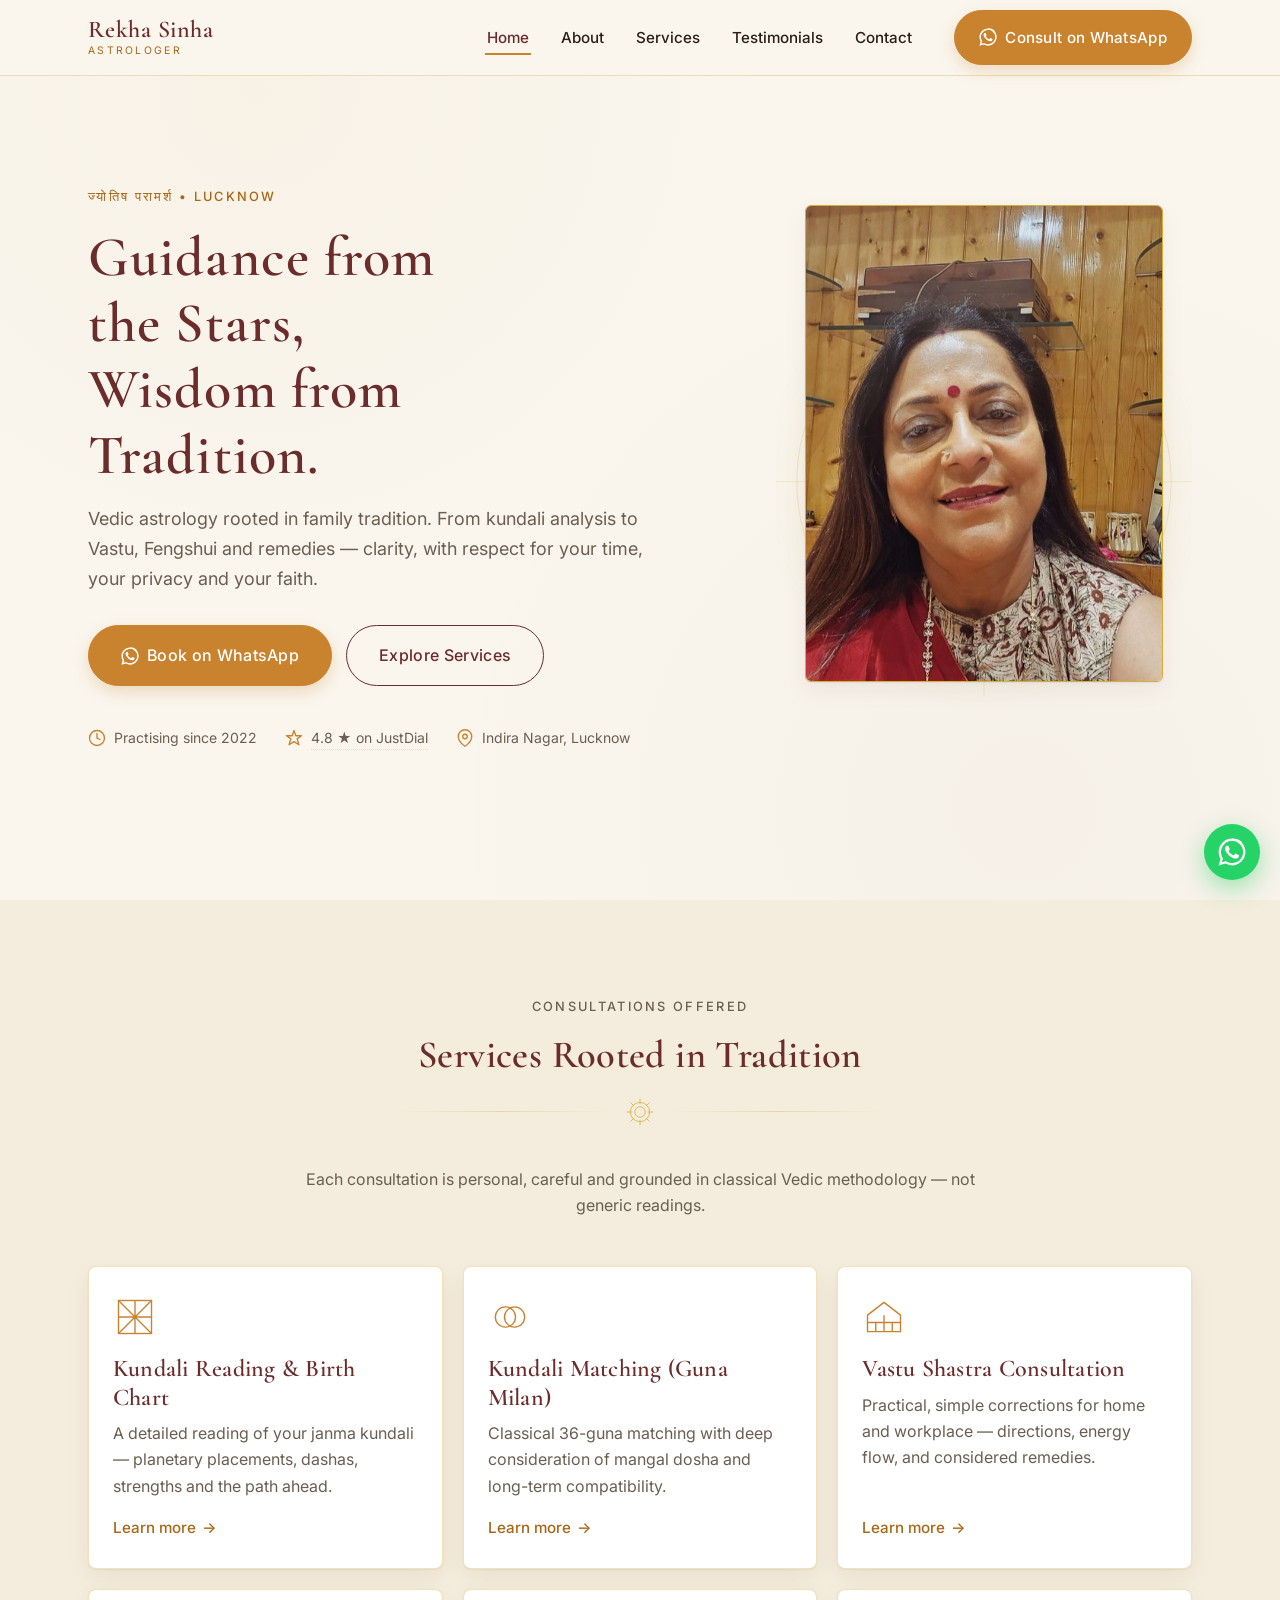
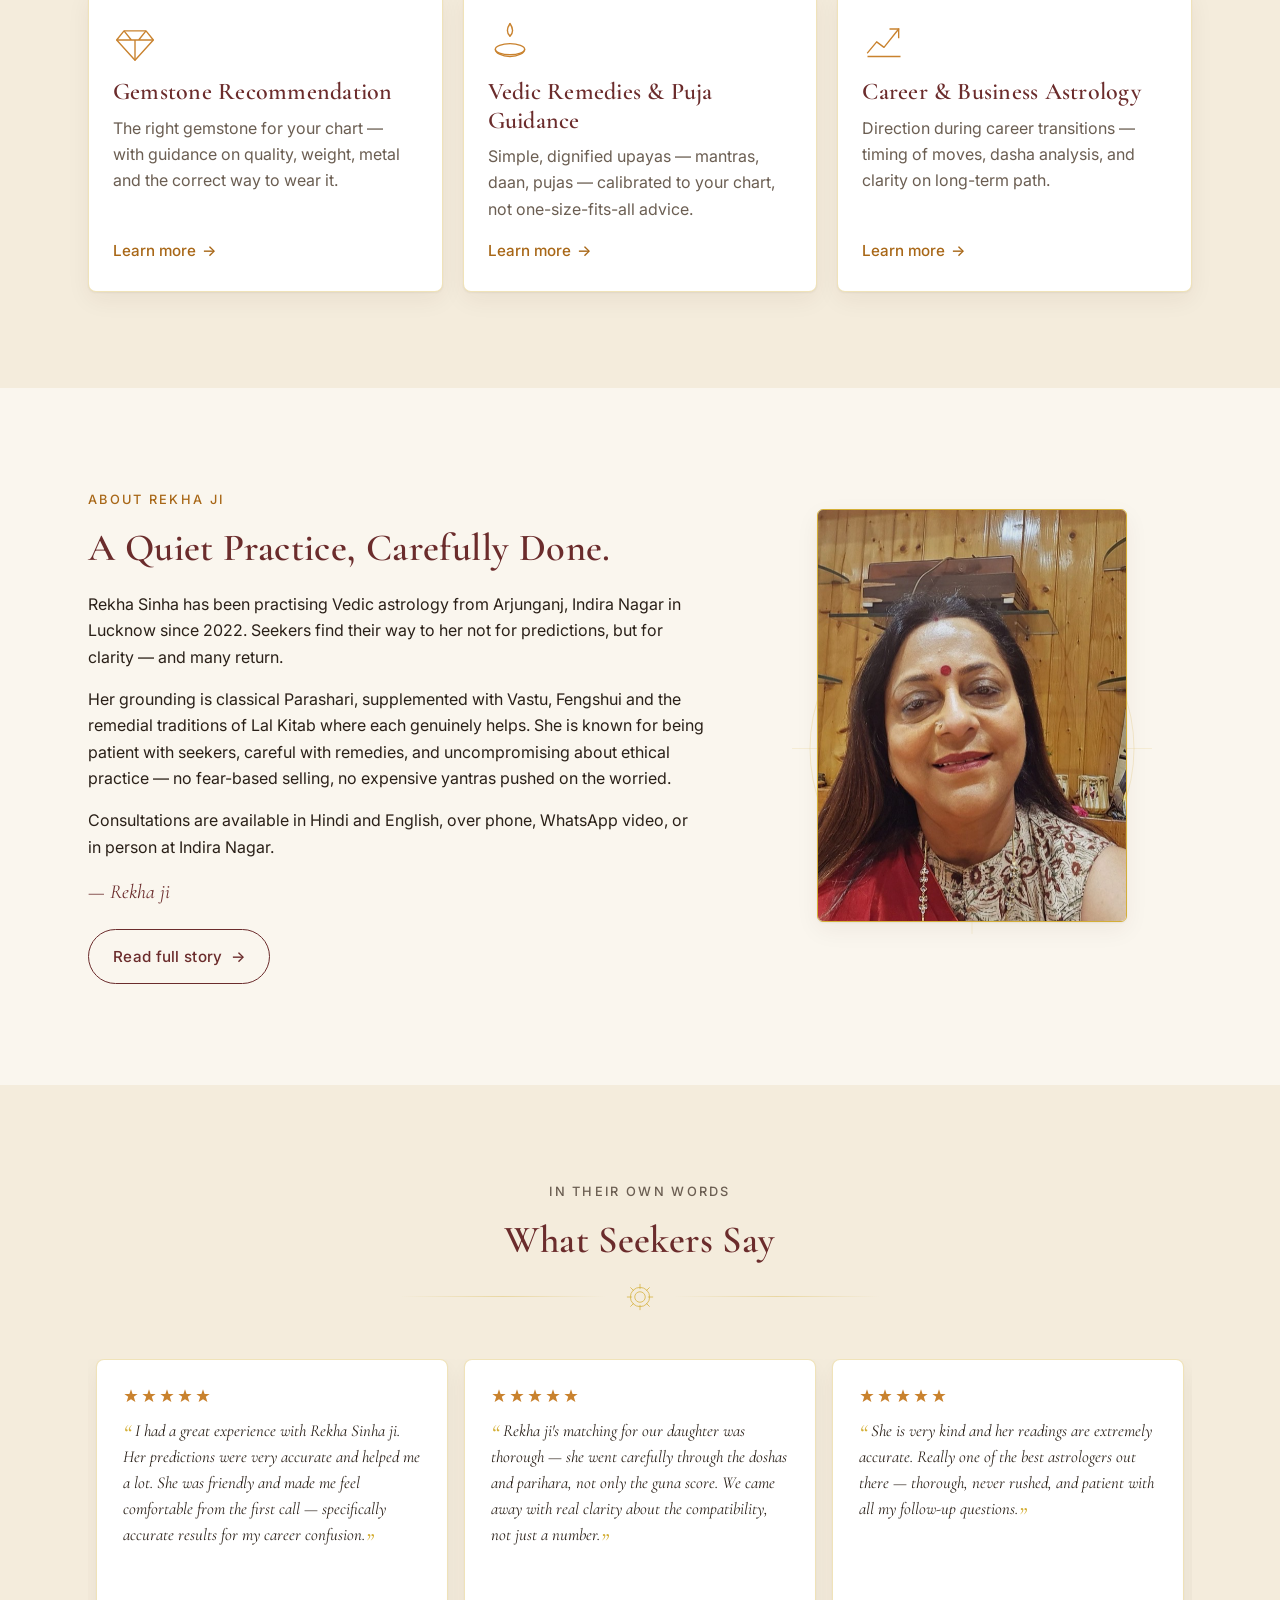
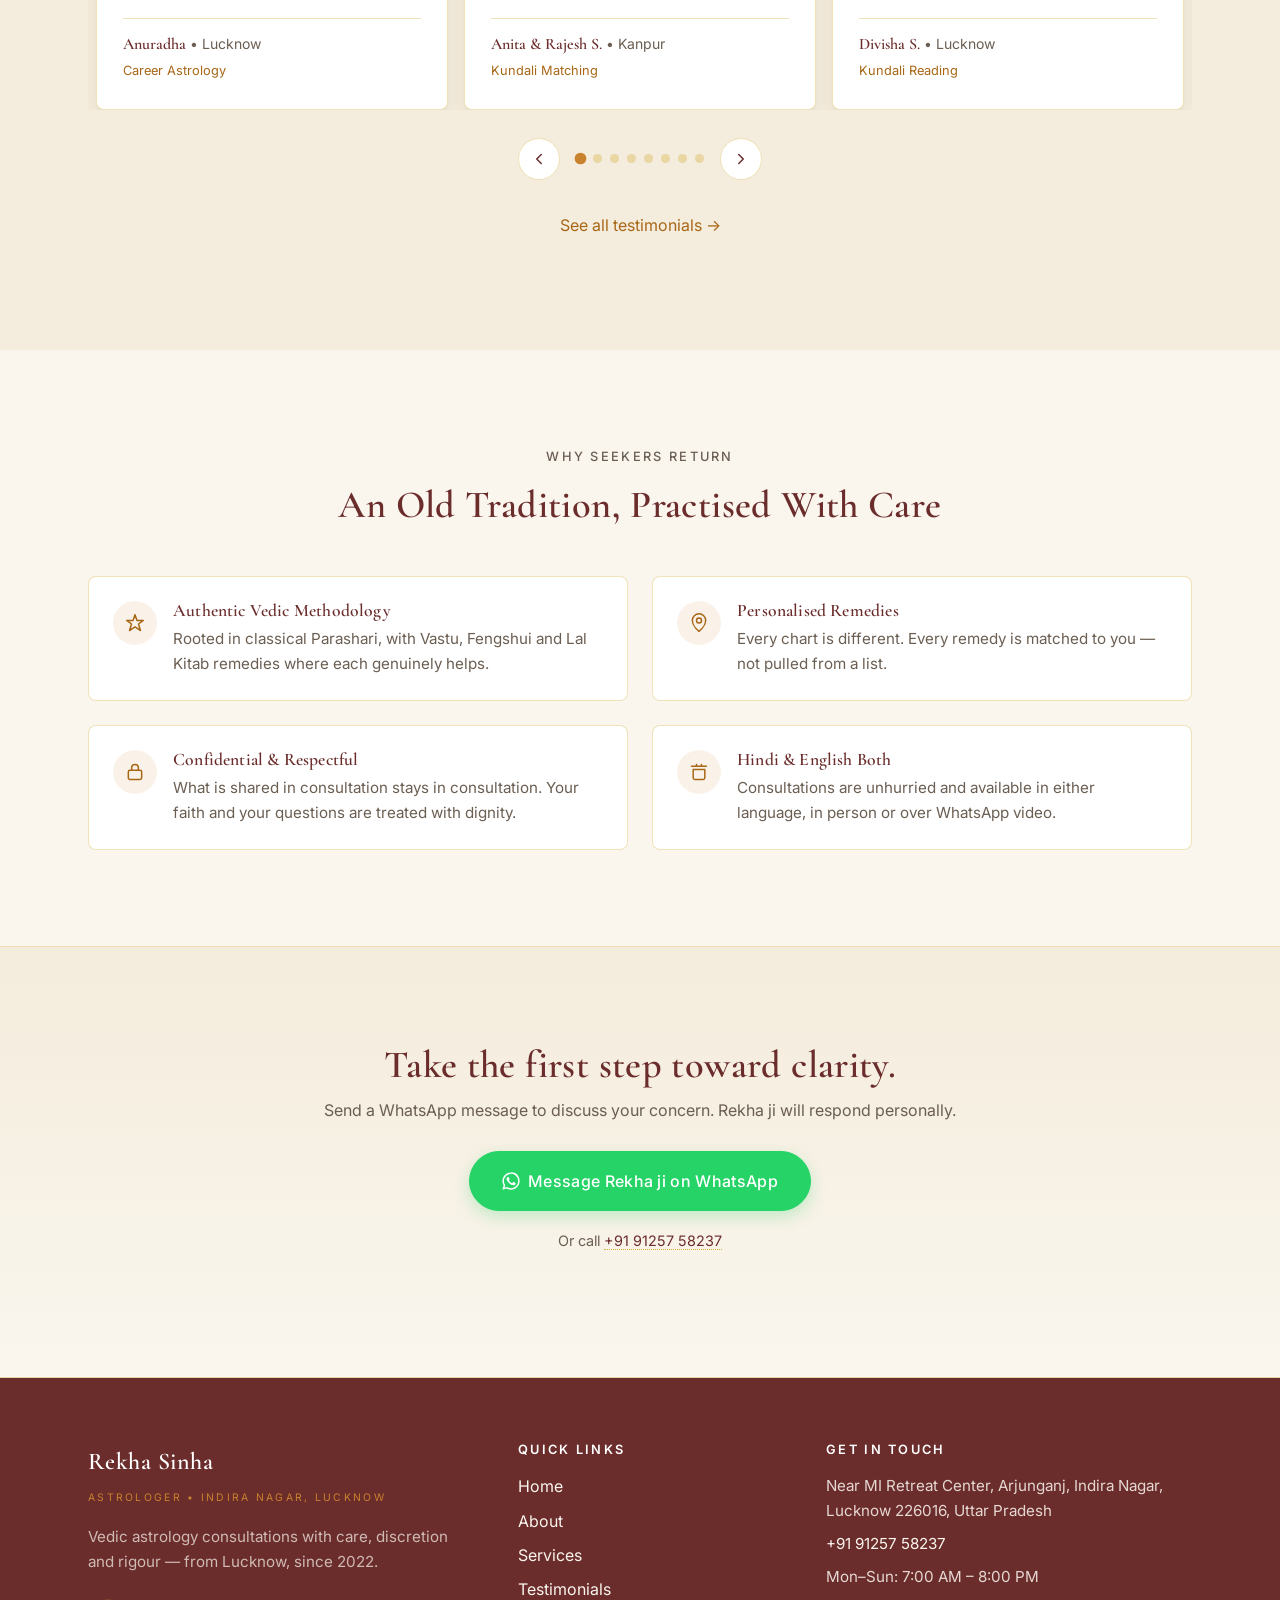
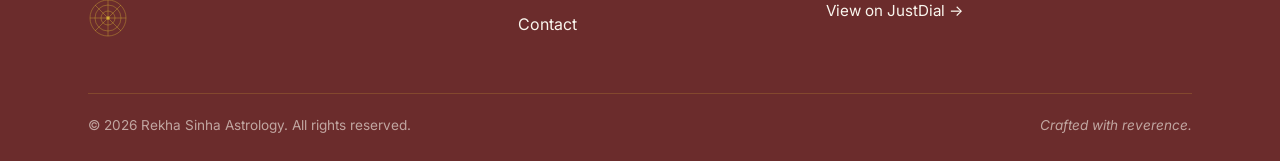
<file: index.html>
<!DOCTYPE html>
<html lang="en">
<head>
  <meta charset="UTF-8" />
  <meta name="viewport" content="width=device-width, initial-scale=1.0" />
  <title>Rekha Sinha • Vedic Astrologer in Indira Nagar, Lucknow</title>
  <meta name="description" content="Vedic astrology by Rekha Sinha — Kundali, matching, Vastu, Fengshui, gemstone & remedies. From Indira Nagar, Lucknow since 2022. 4.8 ★ on JustDial." />
  <link rel="canonical" href="./index.html" />

  <meta name="geo.region" content="IN-UP" />
  <meta name="geo.placename" content="Lucknow" />

  <!-- Open Graph -->
  <meta property="og:type" content="website" />
  <meta property="og:title" content="Rekha Sinha • Vedic Astrologer in Lucknow" />
  <meta property="og:description" content="Vedic astrology, Kundali analysis, Vastu, Fengshui & gemstone consultation. Since 2022, from Indira Nagar, Lucknow. 4.8 ★ on JustDial." />
  <meta property="og:image" content="assets/img/og-image.jpg" />
  <meta property="og:locale" content="en_IN" />

  <!-- Twitter -->
  <meta name="twitter:card" content="summary_large_image" />
  <meta name="twitter:title" content="Rekha Sinha • Vedic Astrologer in Lucknow" />
  <meta name="twitter:description" content="Vedic astrology, Kundali analysis, Vastu, Fengshui & gemstone consultation. Since 2022, from Indira Nagar, Lucknow. 4.8 ★ on JustDial." />
  <meta name="twitter:image" content="assets/img/og-image.jpg" />

  <link rel="icon" href="data:image/svg+xml,%3Csvg xmlns='http://www.w3.org/2000/svg' viewBox='0 0 64 64'%3E%3Ccircle cx='32' cy='32' r='28' fill='%236B2C2C'/%3E%3Ctext x='32' y='42' text-anchor='middle' font-family='Georgia,serif' font-size='32' fill='%23D4AF37'%3ER%3C/text%3E%3C/svg%3E" />

  <link rel="preconnect" href="https://fonts.googleapis.com" />
  <link rel="preconnect" href="https://fonts.gstatic.com" crossorigin />
  <link href="https://fonts.googleapis.com/css2?family=Cormorant+Garamond:ital,wght@0,500;0,600;0,700;1,500&family=Inter:wght@400;500;600&display=swap" rel="stylesheet" />
  <link rel="stylesheet" href="assets/css/styles.css" />

  <!-- Owner: to add Google Analytics later, paste your GA4 snippet here. -->

  <!--
    JSON-LD structured data (LocalBusiness / ProfessionalService).
    aggregateRating values mirror the JustDial listing (May 2026). Update as reviews grow.
  -->
  <script type="application/ld+json">
  {
    "@context": "https://schema.org",
    "@type": "ProfessionalService",
    "name": "Rekha Sinha Astrologer",
    "image": "assets/img/rekha-portrait.jpg",
    "telephone": "+91-9125758237",
    "url": "./",
    "priceRange": "₹₹",
    "description": "Vedic astrology consultations including Kundali reading, marriage matching, Vastu Shastra, Fengshui, gemstone and remedies — Indira Nagar, Lucknow.",
    "address": {
      "@type": "PostalAddress",
      "streetAddress": "Near MI Retreat Center, Arjunganj, Indira Nagar",
      "addressLocality": "Lucknow",
      "addressRegion": "Uttar Pradesh",
      "postalCode": "226016",
      "addressCountry": "IN"
    },
    "openingHoursSpecification": [{
      "@type": "OpeningHoursSpecification",
      "dayOfWeek": ["Monday","Tuesday","Wednesday","Thursday","Friday","Saturday","Sunday"],
      "opens": "07:00",
      "closes": "20:00"
    }],
    "sameAs": [
      "https://www.justdial.com/Lucknow/Rekha-Sinha-Astrologer-Indira-Nagar-Lucknow/0522PX522-X522-260128145611-J7E9_BZDET"
    ],
    "areaServed": { "@type": "City", "name": "Lucknow" },
    "foundingDate": "2022",
    "aggregateRating": {
      "@type": "AggregateRating",
      "ratingValue": "4.8",
      "reviewCount": "18",
      "bestRating": "5"
    }
  }
</script>
</head>
<body>

<a href="#main" class="skip-link">Skip to content</a>

<!-- ================= HEADER ================= -->
<header class="site-header">
  <div class="container header-inner">
    <a href="index.html" class="brand" aria-label="Rekha Sinha Astrology — Home">
      <span class="brand-name">Rekha Sinha</span>
      <span class="brand-sub">Astrologer</span>
    </a>
    <nav class="nav" aria-label="Primary">
      <ul class="nav-list">
        <li><a href="index.html" data-nav-link>Home</a></li>
        <li><a href="about.html" data-nav-link>About</a></li>
        <li><a href="services.html" data-nav-link>Services</a></li>
        <li><a href="testimonials.html" data-nav-link>Testimonials</a></li>
        <li><a href="contact.html" data-nav-link>Contact</a></li>
      </ul>
      <a href="#" class="btn btn-primary nav-cta nav-cta-desktop" data-whatsapp>
        <svg aria-hidden="true" viewBox="0 0 24 24" fill="currentColor"><path d="M20.52 3.48A11.94 11.94 0 0 0 12.05.5C5.74.5.57 5.67.57 12c0 2.04.54 4.02 1.56 5.78L.5 23.5l5.86-1.56A11.5 11.5 0 0 0 12.05 23.5c6.31 0 11.48-5.17 11.48-11.5 0-3.07-1.2-5.96-3.01-8.02zM12.05 21.5a9.55 9.55 0 0 1-4.86-1.33l-.35-.2-3.48.92.93-3.39-.23-.36A9.5 9.5 0 1 1 21.55 12c0 5.24-4.27 9.5-9.5 9.5z"/><path d="M17.36 14.4c-.29-.14-1.72-.85-1.99-.95-.27-.1-.46-.14-.66.14-.2.29-.76.95-.93 1.14-.17.2-.34.21-.63.07-.29-.14-1.23-.45-2.34-1.43-.86-.77-1.45-1.71-1.62-2-.17-.29-.02-.45.13-.59.13-.13.29-.34.43-.51.14-.17.2-.29.29-.49.1-.2.05-.37-.03-.51-.07-.14-.66-1.59-.9-2.18-.24-.58-.48-.5-.66-.51l-.56-.01c-.2 0-.51.07-.78.37-.27.29-1.03 1-1.03 2.45s1.06 2.83 1.21 3.03c.14.2 2.07 3.16 5.02 4.43.7.3 1.25.48 1.68.62.71.23 1.35.2 1.86.12.57-.09 1.72-.7 1.97-1.39.24-.69.24-1.27.17-1.39-.07-.12-.27-.2-.56-.34z"/></svg>
        Consult on WhatsApp
      </a>
      <button class="nav-toggle" data-nav-toggle aria-label="Open menu" aria-expanded="false">
        <svg aria-hidden="true" viewBox="0 0 24 24" fill="none" stroke="currentColor" stroke-width="2"><path d="M3 6h18M3 12h18M3 18h18" stroke-linecap="round"/></svg>
      </button>
    </nav>
  </div>
</header>

<!-- ================= MOBILE NAV OVERLAY ================= -->
<div class="mobile-nav" data-mobile-nav aria-hidden="true">
  <div class="mobile-nav-top">
    <span class="brand">
      <span class="brand-name">Rekha Sinha</span>
      <span class="brand-sub">Astrologer</span>
    </span>
    <button class="nav-toggle" data-nav-close aria-label="Close menu">
      <svg aria-hidden="true" viewBox="0 0 24 24" fill="none" stroke="currentColor" stroke-width="2"><path d="M6 6l12 12M18 6L6 18" stroke-linecap="round"/></svg>
    </button>
  </div>
  <ul class="mobile-nav-list">
    <li><a href="index.html">Home</a></li>
    <li><a href="about.html">About</a></li>
    <li><a href="services.html">Services</a></li>
    <li><a href="testimonials.html">Testimonials</a></li>
    <li><a href="contact.html">Contact</a></li>
  </ul>
  <a href="#" class="btn btn-primary" data-whatsapp>Consult on WhatsApp</a>
</div>

<main id="main">

  <!-- ================= HERO ================= -->
  <section class="hero">
    <div class="container">
      <div class="hero-grid">
        <div class="reveal">
          <p class="eyebrow"><span class="devanagari">ज्योतिष परामर्श</span> • Lucknow</p>
          <h1>Guidance from the Stars,<br/>Wisdom from Tradition.</h1>
          <p class="lead">Vedic astrology rooted in family tradition. From kundali analysis to Vastu, Fengshui and remedies — clarity, with respect for your time, your privacy and your faith.</p>
          <div class="hero-ctas">
            <a href="#" class="btn btn-primary btn-lg" data-whatsapp>
              <svg aria-hidden="true" viewBox="0 0 24 24" fill="currentColor"><path d="M20.52 3.48A11.94 11.94 0 0 0 12.05.5C5.74.5.57 5.67.57 12c0 2.04.54 4.02 1.56 5.78L.5 23.5l5.86-1.56A11.5 11.5 0 0 0 12.05 23.5c6.31 0 11.48-5.17 11.48-11.5 0-3.07-1.2-5.96-3.01-8.02zM12.05 21.5a9.55 9.55 0 0 1-4.86-1.33l-.35-.2-3.48.92.93-3.39-.23-.36A9.5 9.5 0 1 1 21.55 12c0 5.24-4.27 9.5-9.5 9.5z"/><path d="M17.36 14.4c-.29-.14-1.72-.85-1.99-.95-.27-.1-.46-.14-.66.14-.2.29-.76.95-.93 1.14-.17.2-.34.21-.63.07-.29-.14-1.23-.45-2.34-1.43-.86-.77-1.45-1.71-1.62-2-.17-.29-.02-.45.13-.59.13-.13.29-.34.43-.51.14-.17.2-.29.29-.49.1-.2.05-.37-.03-.51-.07-.14-.66-1.59-.9-2.18-.24-.58-.48-.5-.66-.51l-.56-.01c-.2 0-.51.07-.78.37-.27.29-1.03 1-1.03 2.45s1.06 2.83 1.21 3.03c.14.2 2.07 3.16 5.02 4.43.7.3 1.25.48 1.68.62.71.23 1.35.2 1.86.12.57-.09 1.72-.7 1.97-1.39.24-.69.24-1.27.17-1.39-.07-.12-.27-.2-.56-.34z"/></svg>
              Book on WhatsApp
            </a>
            <a href="#services" class="btn btn-ghost btn-lg">Explore Services</a>
          </div>
          <div class="trust-row">
            <span class="trust-item">
              <svg aria-hidden="true" viewBox="0 0 24 24" fill="none" stroke="currentColor" stroke-width="1.8"><circle cx="12" cy="12" r="10"/><path d="M12 6v6l4 2" stroke-linecap="round"/></svg>
              <span>Practising since 2022</span>
            </span>
            <span class="trust-item">
              <svg aria-hidden="true" viewBox="0 0 24 24" fill="none" stroke="currentColor" stroke-width="1.8"><path d="M12 2l2.39 6.96H22l-5.81 4.22L18.58 21 12 16.78 5.42 21l2.39-7.82L2 8.96h7.61L12 2z" stroke-linejoin="round"/></svg>
              <a href="#" data-config-href="justdial" target="_blank" rel="noopener">4.8 ★ on JustDial</a>
            </span>
            <span class="trust-item">
              <svg aria-hidden="true" viewBox="0 0 24 24" fill="none" stroke="currentColor" stroke-width="1.8"><path d="M21 10c0 7-9 13-9 13s-9-6-9-13a9 9 0 1 1 18 0z"/><circle cx="12" cy="10" r="3"/></svg>
              <span>Indira Nagar, Lucknow</span>
            </span>
          </div>
        </div>

        <div class="reveal">
          <div class="portrait-frame">
            <svg class="frame-bg" viewBox="0 0 400 533" fill="none" xmlns="http://www.w3.org/2000/svg" aria-hidden="true">
              <defs>
                <radialGradient id="mg1" cx="50%" cy="50%" r="50%">
                  <stop offset="0%" stop-color="#D4AF37" stop-opacity="0.35"/>
                  <stop offset="100%" stop-color="#D4AF37" stop-opacity="0"/>
                </radialGradient>
              </defs>
              <circle cx="200" cy="266" r="220" fill="url(#mg1)"/>
              <circle cx="200" cy="266" r="180" fill="none" stroke="#D4AF37" stroke-opacity="0.4"/>
              <circle cx="200" cy="266" r="150" fill="none" stroke="#D4AF37" stroke-opacity="0.25"/>
              <g stroke="#D4AF37" stroke-opacity="0.35" stroke-width="1">
                <path d="M200 60 L200 472" />
                <path d="M-6 266 L406 266" />
                <path d="M54 120 L346 412" />
                <path d="M346 120 L54 412" />
              </g>
              <circle cx="200" cy="266" r="6" fill="#C9822E"/>
            </svg>
            <div class="portrait-inner">
              <img src="assets/img/rekha-portrait.jpg" alt="Rekha Sinha — Vedic astrologer in Indira Nagar, Lucknow" width="600" height="800" loading="eager" decoding="async" />
            </div>
          </div>
        </div>
      </div>
    </div>
  </section>

  <!-- ================= SERVICES PREVIEW ================= -->
  <section id="services" class="section-tint">
    <div class="container">
      <div class="section-head reveal">
        <p class="eyebrow">Consultations Offered</p>
        <h2>Services Rooted in Tradition</h2>
        <div class="divider" aria-hidden="true">
          <svg viewBox="0 0 32 32" fill="none" stroke="#D4AF37" stroke-width="1"><circle cx="16" cy="16" r="6"/><circle cx="16" cy="16" r="11"/><path d="M16 1v6M16 25v6M1 16h6M25 16h6M5 5l4 4M23 23l4 4M27 5l-4 4M9 23l-4 4"/></svg>
        </div>
        <p>Each consultation is personal, careful and grounded in classical Vedic methodology — not generic readings.</p>
      </div>

      <div class="grid-cards">
        <article class="card reveal">
          <svg class="icon" viewBox="0 0 48 48" fill="none" stroke="currentColor" stroke-width="1.5" aria-hidden="true">
            <rect x="6" y="6" width="36" height="36"/>
            <path d="M6 6l36 36M42 6L6 42M6 24h36M24 6v36"/>
          </svg>
          <h3>Kundali Reading & Birth Chart</h3>
          <p>A detailed reading of your janma kundali — planetary placements, dashas, strengths and the path ahead.</p>
          <a class="card-link" href="services.html#kundali">Learn more <span aria-hidden="true">→</span></a>
        </article>

        <article class="card reveal">
          <svg class="icon" viewBox="0 0 48 48" fill="none" stroke="currentColor" stroke-width="1.5" aria-hidden="true">
            <circle cx="19" cy="24" r="11"/>
            <circle cx="29" cy="24" r="11"/>
          </svg>
          <h3>Kundali Matching (Guna Milan)</h3>
          <p>Classical 36-guna matching with deep consideration of mangal dosha and long-term compatibility.</p>
          <a class="card-link" href="services.html#matching">Learn more <span aria-hidden="true">→</span></a>
        </article>

        <article class="card reveal">
          <svg class="icon" viewBox="0 0 48 48" fill="none" stroke="currentColor" stroke-width="1.5" aria-hidden="true">
            <path d="M6 22L24 8l18 14v18H6V22z" stroke-linejoin="round"/>
            <path d="M6 30h36M24 22v18M15 30v10M33 30v10"/>
          </svg>
          <h3>Vastu Shastra Consultation</h3>
          <p>Practical, simple corrections for home and workplace — directions, energy flow, and considered remedies.</p>
          <a class="card-link" href="services.html#vastu">Learn more <span aria-hidden="true">→</span></a>
        </article>

        <article class="card reveal">
          <svg class="icon" viewBox="0 0 48 48" fill="none" stroke="currentColor" stroke-width="1.5" aria-hidden="true">
            <path d="M12 14h24l8 10-20 22L4 24l8-10z" stroke-linejoin="round"/>
            <path d="M12 14l8 10h8l8-10M4 24h40M24 24v22"/>
          </svg>
          <h3>Gemstone Recommendation</h3>
          <p>The right gemstone for your chart — with guidance on quality, weight, metal and the correct way to wear it.</p>
          <a class="card-link" href="services.html#gemstone">Learn more <span aria-hidden="true">→</span></a>
        </article>

        <article class="card reveal">
          <svg class="icon" viewBox="0 0 48 48" fill="none" stroke="currentColor" stroke-width="1.5" aria-hidden="true">
            <path d="M24 6c-4 6-4 10 0 14 4-4 4-8 0-14z" stroke-linejoin="round"/>
            <ellipse cx="24" cy="34" rx="16" ry="6"/>
            <path d="M8 34c0 4 7 8 16 8s16-4 16-8"/>
          </svg>
          <h3>Vedic Remedies & Puja Guidance</h3>
          <p>Simple, dignified upayas — mantras, daan, pujas — calibrated to your chart, not one-size-fits-all advice.</p>
          <a class="card-link" href="services.html#remedies">Learn more <span aria-hidden="true">→</span></a>
        </article>

        <article class="card reveal">
          <svg class="icon" viewBox="0 0 48 48" fill="none" stroke="currentColor" stroke-width="1.5" aria-hidden="true">
            <path d="M6 38l10-12 8 6 16-20" stroke-linecap="round" stroke-linejoin="round"/>
            <path d="M30 12h10v10"/>
            <path d="M6 42h36"/>
          </svg>
          <h3>Career & Business Astrology</h3>
          <p>Direction during career transitions — timing of moves, dasha analysis, and clarity on long-term path.</p>
          <a class="card-link" href="services.html#career">Learn more <span aria-hidden="true">→</span></a>
        </article>
      </div>
    </div>
  </section>

  <!-- ================= ABOUT STRIP ================= -->
  <section>
    <div class="container">
      <div class="about-strip">
        <div class="reveal">
          <p class="eyebrow">About Rekha ji</p>
          <h2>A Quiet Practice, Carefully Done.</h2>
          <p>Rekha Sinha has been practising Vedic astrology from Arjunganj, Indira Nagar in Lucknow since 2022. Seekers find their way to her not for predictions, but for clarity — and many return.</p>
          <p>Her grounding is classical Parashari, supplemented with Vastu, Fengshui and the remedial traditions of Lal Kitab where each genuinely helps. She is known for being patient with seekers, careful with remedies, and uncompromising about ethical practice — no fear-based selling, no expensive yantras pushed on the worried.</p>
          <p>Consultations are available in Hindi and English, over phone, WhatsApp video, or in person at Indira Nagar.</p>
          <p class="signature">— Rekha ji</p>
          <a href="about.html" class="btn btn-ghost">Read full story <span aria-hidden="true">→</span></a>
        </div>

        <div class="reveal">
          <div class="portrait-frame">
            <svg class="frame-bg" viewBox="0 0 400 533" fill="none" xmlns="http://www.w3.org/2000/svg" aria-hidden="true">
              <circle cx="200" cy="266" r="180" fill="none" stroke="#D4AF37" stroke-opacity="0.4"/>
              <circle cx="200" cy="266" r="150" fill="none" stroke="#D4AF37" stroke-opacity="0.25"/>
              <g stroke="#D4AF37" stroke-opacity="0.3" stroke-width="1">
                <path d="M200 60 L200 472" />
                <path d="M-6 266 L406 266" />
                <path d="M54 120 L346 412" />
                <path d="M346 120 L54 412" />
              </g>
            </svg>
            <div class="portrait-inner">
              <img src="assets/img/rekha-portrait.jpg" alt="Rekha Sinha at her consultation room in Indira Nagar, Lucknow" width="600" height="800" loading="lazy" decoding="async" />
            </div>
          </div>
        </div>
      </div>
    </div>
  </section>

  <!-- ================= TESTIMONIALS ================= -->
  <section class="section-tint">
    <div class="container">
      <div class="section-head reveal">
        <p class="eyebrow">In Their Own Words</p>
        <h2>What Seekers Say</h2>
        <div class="divider" aria-hidden="true">
          <svg viewBox="0 0 32 32" fill="none" stroke="#D4AF37" stroke-width="1"><circle cx="16" cy="16" r="6"/><circle cx="16" cy="16" r="11"/><path d="M16 1v6M16 25v6M1 16h6M25 16h6M5 5l4 4M23 23l4 4M27 5l-4 4M9 23l-4 4"/></svg>
        </div>
      </div>

      <!-- These testimonials are realistic placeholders. Owner should replace with verified reviews from JustDial / Google before going live. -->
      <div class="testimonial-carousel reveal" data-carousel aria-roledescription="carousel" aria-label="Testimonials">
        <div class="testimonial-track-wrap">
          <div class="testimonial-track" data-carousel-track>
            <div class="testimonial-card"><div class="testimonial-card-inner">
              <div class="stars" aria-label="5 out of 5 stars">
                <svg viewBox="0 0 24 24" fill="currentColor" aria-hidden="true"><path d="M12 2l2.39 6.96H22l-5.81 4.22L18.58 21 12 16.78 5.42 21l2.39-7.82L2 8.96h7.61L12 2z"/></svg>
                <svg viewBox="0 0 24 24" fill="currentColor" aria-hidden="true"><path d="M12 2l2.39 6.96H22l-5.81 4.22L18.58 21 12 16.78 5.42 21l2.39-7.82L2 8.96h7.61L12 2z"/></svg>
                <svg viewBox="0 0 24 24" fill="currentColor" aria-hidden="true"><path d="M12 2l2.39 6.96H22l-5.81 4.22L18.58 21 12 16.78 5.42 21l2.39-7.82L2 8.96h7.61L12 2z"/></svg>
                <svg viewBox="0 0 24 24" fill="currentColor" aria-hidden="true"><path d="M12 2l2.39 6.96H22l-5.81 4.22L18.58 21 12 16.78 5.42 21l2.39-7.82L2 8.96h7.61L12 2z"/></svg>
                <svg viewBox="0 0 24 24" fill="currentColor" aria-hidden="true"><path d="M12 2l2.39 6.96H22l-5.81 4.22L18.58 21 12 16.78 5.42 21l2.39-7.82L2 8.96h7.61L12 2z"/></svg>
              </div>
              <p class="quote">I had a great experience with Rekha Sinha ji. Her predictions were very accurate and helped me a lot. She was friendly and made me feel comfortable from the first call — specifically accurate results for my career confusion.</p>
              <div class="attrib"><strong>Anuradha</strong> • Lucknow<span class="service-tag">Career Astrology</span></div>
            </div></div>

            <div class="testimonial-card"><div class="testimonial-card-inner">
              <div class="stars" aria-label="5 out of 5 stars">
                <svg viewBox="0 0 24 24" fill="currentColor" aria-hidden="true"><path d="M12 2l2.39 6.96H22l-5.81 4.22L18.58 21 12 16.78 5.42 21l2.39-7.82L2 8.96h7.61L12 2z"/></svg>
                <svg viewBox="0 0 24 24" fill="currentColor" aria-hidden="true"><path d="M12 2l2.39 6.96H22l-5.81 4.22L18.58 21 12 16.78 5.42 21l2.39-7.82L2 8.96h7.61L12 2z"/></svg>
                <svg viewBox="0 0 24 24" fill="currentColor" aria-hidden="true"><path d="M12 2l2.39 6.96H22l-5.81 4.22L18.58 21 12 16.78 5.42 21l2.39-7.82L2 8.96h7.61L12 2z"/></svg>
                <svg viewBox="0 0 24 24" fill="currentColor" aria-hidden="true"><path d="M12 2l2.39 6.96H22l-5.81 4.22L18.58 21 12 16.78 5.42 21l2.39-7.82L2 8.96h7.61L12 2z"/></svg>
                <svg viewBox="0 0 24 24" fill="currentColor" aria-hidden="true"><path d="M12 2l2.39 6.96H22l-5.81 4.22L18.58 21 12 16.78 5.42 21l2.39-7.82L2 8.96h7.61L12 2z"/></svg>
              </div>
              <p class="quote">Rekha ji's matching for our daughter was thorough — she went carefully through the doshas and parihara, not only the guna score. We came away with real clarity about the compatibility, not just a number.</p>
              <div class="attrib"><strong>Anita & Rajesh S.</strong> • Kanpur<span class="service-tag">Kundali Matching</span></div>
            </div></div>

            <div class="testimonial-card"><div class="testimonial-card-inner">
              <div class="stars" aria-label="5 out of 5 stars">
                <svg viewBox="0 0 24 24" fill="currentColor" aria-hidden="true"><path d="M12 2l2.39 6.96H22l-5.81 4.22L18.58 21 12 16.78 5.42 21l2.39-7.82L2 8.96h7.61L12 2z"/></svg>
                <svg viewBox="0 0 24 24" fill="currentColor" aria-hidden="true"><path d="M12 2l2.39 6.96H22l-5.81 4.22L18.58 21 12 16.78 5.42 21l2.39-7.82L2 8.96h7.61L12 2z"/></svg>
                <svg viewBox="0 0 24 24" fill="currentColor" aria-hidden="true"><path d="M12 2l2.39 6.96H22l-5.81 4.22L18.58 21 12 16.78 5.42 21l2.39-7.82L2 8.96h7.61L12 2z"/></svg>
                <svg viewBox="0 0 24 24" fill="currentColor" aria-hidden="true"><path d="M12 2l2.39 6.96H22l-5.81 4.22L18.58 21 12 16.78 5.42 21l2.39-7.82L2 8.96h7.61L12 2z"/></svg>
                <svg viewBox="0 0 24 24" fill="currentColor" aria-hidden="true"><path d="M12 2l2.39 6.96H22l-5.81 4.22L18.58 21 12 16.78 5.42 21l2.39-7.82L2 8.96h7.61L12 2z"/></svg>
              </div>
              <p class="quote">She is very kind and her readings are extremely accurate. Really one of the best astrologers out there — thorough, never rushed, and patient with all my follow-up questions.</p>
              <div class="attrib"><strong>Divisha S.</strong> • Lucknow<span class="service-tag">Kundali Reading</span></div>
            </div></div>

            <div class="testimonial-card"><div class="testimonial-card-inner">
              <div class="stars" aria-label="5 out of 5 stars">
                <svg viewBox="0 0 24 24" fill="currentColor" aria-hidden="true"><path d="M12 2l2.39 6.96H22l-5.81 4.22L18.58 21 12 16.78 5.42 21l2.39-7.82L2 8.96h7.61L12 2z"/></svg>
                <svg viewBox="0 0 24 24" fill="currentColor" aria-hidden="true"><path d="M12 2l2.39 6.96H22l-5.81 4.22L18.58 21 12 16.78 5.42 21l2.39-7.82L2 8.96h7.61L12 2z"/></svg>
                <svg viewBox="0 0 24 24" fill="currentColor" aria-hidden="true"><path d="M12 2l2.39 6.96H22l-5.81 4.22L18.58 21 12 16.78 5.42 21l2.39-7.82L2 8.96h7.61L12 2z"/></svg>
                <svg viewBox="0 0 24 24" fill="currentColor" aria-hidden="true"><path d="M12 2l2.39 6.96H22l-5.81 4.22L18.58 21 12 16.78 5.42 21l2.39-7.82L2 8.96h7.61L12 2z"/></svg>
                <svg viewBox="0 0 24 24" fill="currentColor" aria-hidden="true"><path d="M12 2l2.39 6.96H22l-5.81 4.22L18.58 21 12 16.78 5.42 21l2.39-7.82L2 8.96h7.61L12 2z"/></svg>
              </div>
              <p class="quote">I consulted Rekha ji from Mumbai over WhatsApp video. She was thorough about my chart and asked me to wait before wearing the gemstone she suggested. That kind of honesty is rare, and worth the wait.</p>
              <div class="attrib"><strong>Vikram T.</strong> • Mumbai<span class="service-tag">Gemstone Recommendation</span></div>
            </div></div>

            <div class="testimonial-card"><div class="testimonial-card-inner">
              <div class="stars" aria-label="5 out of 5 stars">
                <svg viewBox="0 0 24 24" fill="currentColor" aria-hidden="true"><path d="M12 2l2.39 6.96H22l-5.81 4.22L18.58 21 12 16.78 5.42 21l2.39-7.82L2 8.96h7.61L12 2z"/></svg>
                <svg viewBox="0 0 24 24" fill="currentColor" aria-hidden="true"><path d="M12 2l2.39 6.96H22l-5.81 4.22L18.58 21 12 16.78 5.42 21l2.39-7.82L2 8.96h7.61L12 2z"/></svg>
                <svg viewBox="0 0 24 24" fill="currentColor" aria-hidden="true"><path d="M12 2l2.39 6.96H22l-5.81 4.22L18.58 21 12 16.78 5.42 21l2.39-7.82L2 8.96h7.61L12 2z"/></svg>
                <svg viewBox="0 0 24 24" fill="currentColor" aria-hidden="true"><path d="M12 2l2.39 6.96H22l-5.81 4.22L18.58 21 12 16.78 5.42 21l2.39-7.82L2 8.96h7.61L12 2z"/></svg>
                <svg viewBox="0 0 24 24" fill="currentColor" aria-hidden="true"><path d="M12 2l2.39 6.96H22l-5.81 4.22L18.58 21 12 16.78 5.42 21l2.39-7.82L2 8.96h7.61L12 2z"/></svg>
              </div>
              <p class="quote">Rekha ji is truly a gem in the realm of astrology. Her readings are insightful and resonate deeply. Her ability to connect with seekers and offer guidance on personal matters is remarkable.</p>
              <div class="attrib"><strong>Beena V.</strong> • Lucknow<span class="service-tag">Personal Guidance</span></div>
            </div></div>

            <div class="testimonial-card"><div class="testimonial-card-inner">
              <div class="stars" aria-label="5 out of 5 stars">
                <svg viewBox="0 0 24 24" fill="currentColor" aria-hidden="true"><path d="M12 2l2.39 6.96H22l-5.81 4.22L18.58 21 12 16.78 5.42 21l2.39-7.82L2 8.96h7.61L12 2z"/></svg>
                <svg viewBox="0 0 24 24" fill="currentColor" aria-hidden="true"><path d="M12 2l2.39 6.96H22l-5.81 4.22L18.58 21 12 16.78 5.42 21l2.39-7.82L2 8.96h7.61L12 2z"/></svg>
                <svg viewBox="0 0 24 24" fill="currentColor" aria-hidden="true"><path d="M12 2l2.39 6.96H22l-5.81 4.22L18.58 21 12 16.78 5.42 21l2.39-7.82L2 8.96h7.61L12 2z"/></svg>
                <svg viewBox="0 0 24 24" fill="currentColor" aria-hidden="true"><path d="M12 2l2.39 6.96H22l-5.81 4.22L18.58 21 12 16.78 5.42 21l2.39-7.82L2 8.96h7.61L12 2z"/></svg>
                <svg viewBox="0 0 24 24" fill="currentColor" aria-hidden="true"><path d="M12 2l2.39 6.96H22l-5.81 4.22L18.58 21 12 16.78 5.42 21l2.39-7.82L2 8.96h7.61L12 2z"/></svg>
              </div>
              <p class="quote">My business was going through a difficult phase. Rekha ji studied my chart along with my business muhurta and gave specific guidance on timing. She also suggested a small puja — the clarity helped me act with less anxiety.</p>
              <div class="attrib"><strong>Ashok B.</strong> • Varanasi<span class="service-tag">Business Astrology</span></div>
            </div></div>

            <div class="testimonial-card"><div class="testimonial-card-inner">
              <div class="stars" aria-label="5 out of 5 stars">
                <svg viewBox="0 0 24 24" fill="currentColor" aria-hidden="true"><path d="M12 2l2.39 6.96H22l-5.81 4.22L18.58 21 12 16.78 5.42 21l2.39-7.82L2 8.96h7.61L12 2z"/></svg>
                <svg viewBox="0 0 24 24" fill="currentColor" aria-hidden="true"><path d="M12 2l2.39 6.96H22l-5.81 4.22L18.58 21 12 16.78 5.42 21l2.39-7.82L2 8.96h7.61L12 2z"/></svg>
                <svg viewBox="0 0 24 24" fill="currentColor" aria-hidden="true"><path d="M12 2l2.39 6.96H22l-5.81 4.22L18.58 21 12 16.78 5.42 21l2.39-7.82L2 8.96h7.61L12 2z"/></svg>
                <svg viewBox="0 0 24 24" fill="currentColor" aria-hidden="true"><path d="M12 2l2.39 6.96H22l-5.81 4.22L18.58 21 12 16.78 5.42 21l2.39-7.82L2 8.96h7.61L12 2z"/></svg>
                <svg viewBox="0 0 24 24" fill="currentColor" aria-hidden="true"><path d="M12 2l2.39 6.96H22l-5.81 4.22L18.58 21 12 16.78 5.42 21l2.39-7.82L2 8.96h7.61L12 2z"/></svg>
              </div>
              <p class="quote">She has deep knowledge of astrology and numerology, and her friendly nature makes you feel comfortable. I was very satisfied with the solutions she offered — she also used Vastu and other techniques where they applied to my situation.</p>
              <div class="attrib"><strong>Vandana S.</strong> • Lucknow<span class="service-tag">Astrology • Numerology • Vastu</span></div>
            </div></div>

            <div class="testimonial-card"><div class="testimonial-card-inner">
              <div class="stars" aria-label="5 out of 5 stars">
                <svg viewBox="0 0 24 24" fill="currentColor" aria-hidden="true"><path d="M12 2l2.39 6.96H22l-5.81 4.22L18.58 21 12 16.78 5.42 21l2.39-7.82L2 8.96h7.61L12 2z"/></svg>
                <svg viewBox="0 0 24 24" fill="currentColor" aria-hidden="true"><path d="M12 2l2.39 6.96H22l-5.81 4.22L18.58 21 12 16.78 5.42 21l2.39-7.82L2 8.96h7.61L12 2z"/></svg>
                <svg viewBox="0 0 24 24" fill="currentColor" aria-hidden="true"><path d="M12 2l2.39 6.96H22l-5.81 4.22L18.58 21 12 16.78 5.42 21l2.39-7.82L2 8.96h7.61L12 2z"/></svg>
                <svg viewBox="0 0 24 24" fill="currentColor" aria-hidden="true"><path d="M12 2l2.39 6.96H22l-5.81 4.22L18.58 21 12 16.78 5.42 21l2.39-7.82L2 8.96h7.61L12 2z"/></svg>
                <svg viewBox="0 0 24 24" fill="currentColor" aria-hidden="true"><path d="M12 2l2.39 6.96H22l-5.81 4.22L18.58 21 12 16.78 5.42 21l2.39-7.82L2 8.96h7.61L12 2z"/></svg>
              </div>
              <p class="quote">We were preparing for our son's mundan and griha pravesh. Rekha ji helped us choose the proper muhurat and guided the small puja. She was patient with our many questions over WhatsApp.</p>
              <div class="attrib"><strong>Deepak & Shalini V.</strong> • Prayagraj<span class="service-tag">Muhurat & Puja Guidance</span></div>
            </div></div>

            <div class="testimonial-card"><div class="testimonial-card-inner">
              <div class="stars" aria-label="5 out of 5 stars">
                <svg viewBox="0 0 24 24" fill="currentColor" aria-hidden="true"><path d="M12 2l2.39 6.96H22l-5.81 4.22L18.58 21 12 16.78 5.42 21l2.39-7.82L2 8.96h7.61L12 2z"/></svg>
                <svg viewBox="0 0 24 24" fill="currentColor" aria-hidden="true"><path d="M12 2l2.39 6.96H22l-5.81 4.22L18.58 21 12 16.78 5.42 21l2.39-7.82L2 8.96h7.61L12 2z"/></svg>
                <svg viewBox="0 0 24 24" fill="currentColor" aria-hidden="true"><path d="M12 2l2.39 6.96H22l-5.81 4.22L18.58 21 12 16.78 5.42 21l2.39-7.82L2 8.96h7.61L12 2z"/></svg>
                <svg viewBox="0 0 24 24" fill="currentColor" aria-hidden="true"><path d="M12 2l2.39 6.96H22l-5.81 4.22L18.58 21 12 16.78 5.42 21l2.39-7.82L2 8.96h7.61L12 2z"/></svg>
                <svg viewBox="0 0 24 24" fill="currentColor" aria-hidden="true"><path d="M12 2l2.39 6.96H22l-5.81 4.22L18.58 21 12 16.78 5.42 21l2.39-7.82L2 8.96h7.61L12 2z"/></svg>
              </div>
              <p class="quote">Very friendly, gave detailed explanations in plain language. Empathy was key. I was looking for direction on a department change at work — she gave me a clear tentative timeline for when the issue would resolve. It happened almost exactly so, after wearing the Ashtdhatu ring she suggested.</p>
              <div class="attrib"><strong>Ashish</strong> • Lucknow<span class="service-tag">Career & Remedies</span></div>
            </div></div>

            <div class="testimonial-card"><div class="testimonial-card-inner">
              <div class="stars" aria-label="5 out of 5 stars">
                <svg viewBox="0 0 24 24" fill="currentColor" aria-hidden="true"><path d="M12 2l2.39 6.96H22l-5.81 4.22L18.58 21 12 16.78 5.42 21l2.39-7.82L2 8.96h7.61L12 2z"/></svg>
                <svg viewBox="0 0 24 24" fill="currentColor" aria-hidden="true"><path d="M12 2l2.39 6.96H22l-5.81 4.22L18.58 21 12 16.78 5.42 21l2.39-7.82L2 8.96h7.61L12 2z"/></svg>
                <svg viewBox="0 0 24 24" fill="currentColor" aria-hidden="true"><path d="M12 2l2.39 6.96H22l-5.81 4.22L18.58 21 12 16.78 5.42 21l2.39-7.82L2 8.96h7.61L12 2z"/></svg>
                <svg viewBox="0 0 24 24" fill="currentColor" aria-hidden="true"><path d="M12 2l2.39 6.96H22l-5.81 4.22L18.58 21 12 16.78 5.42 21l2.39-7.82L2 8.96h7.61L12 2z"/></svg>
                <svg viewBox="0 0 24 24" fill="currentColor" aria-hidden="true"><path d="M12 2l2.39 6.96H22l-5.81 4.22L18.58 21 12 16.78 5.42 21l2.39-7.82L2 8.96h7.61L12 2z"/></svg>
              </div>
              <p class="quote">Rekha ji is truly helpful. She was available whenever I had questions and assisted me patiently and kindly. Her guidance gave me a lot of clarity and comfort during a difficult stretch.</p>
              <div class="attrib"><strong>Rizvi</strong> • Lucknow<span class="service-tag">Ongoing Guidance</span></div>
            </div></div>

          </div>
        </div>

        <div class="carousel-controls">
          <button class="carousel-btn" data-carousel-prev aria-label="Previous testimonial">
            <svg viewBox="0 0 24 24" fill="none" stroke="currentColor" stroke-width="2" aria-hidden="true"><path d="M15 6l-6 6 6 6" stroke-linecap="round" stroke-linejoin="round"/></svg>
          </button>
          <ul class="carousel-dots" data-carousel-dots></ul>
          <button class="carousel-btn" data-carousel-next aria-label="Next testimonial">
            <svg viewBox="0 0 24 24" fill="none" stroke="currentColor" stroke-width="2" aria-hidden="true"><path d="M9 6l6 6-6 6" stroke-linecap="round" stroke-linejoin="round"/></svg>
          </button>
        </div>
      </div>
      <p class="text-center muted" style="margin-top: 32px;"><a href="testimonials.html">See all testimonials →</a></p>
    </div>
  </section>

  <!-- ================= WHY CHOOSE ================= -->
  <section>
    <div class="container">
      <div class="section-head reveal">
        <p class="eyebrow">Why Seekers Return</p>
        <h2>An Old Tradition, Practised With Care</h2>
      </div>
      <div class="why-list">
        <div class="why-item reveal">
          <span class="icon-circle"><svg viewBox="0 0 24 24" fill="none" stroke="currentColor" stroke-width="1.8" aria-hidden="true"><path d="M12 2l2.39 6.96H22l-5.81 4.22L18.58 21 12 16.78 5.42 21l2.39-7.82L2 8.96h7.61L12 2z" stroke-linejoin="round"/></svg></span>
          <div><h4>Authentic Vedic Methodology</h4><p>Rooted in classical Parashari, with Vastu, Fengshui and Lal Kitab remedies where each genuinely helps.</p></div>
        </div>
        <div class="why-item reveal">
          <span class="icon-circle"><svg viewBox="0 0 24 24" fill="none" stroke="currentColor" stroke-width="1.8" aria-hidden="true"><path d="M12 22s8-6 8-13a8 8 0 0 0-16 0c0 7 8 13 8 13z" stroke-linejoin="round"/><circle cx="12" cy="9" r="3"/></svg></span>
          <div><h4>Personalised Remedies</h4><p>Every chart is different. Every remedy is matched to you — not pulled from a list.</p></div>
        </div>
        <div class="why-item reveal">
          <span class="icon-circle"><svg viewBox="0 0 24 24" fill="none" stroke="currentColor" stroke-width="1.8" aria-hidden="true"><rect x="4" y="10" width="16" height="11" rx="2"/><path d="M8 10V7a4 4 0 0 1 8 0v3"/></svg></span>
          <div><h4>Confidential & Respectful</h4><p>What is shared in consultation stays in consultation. Your faith and your questions are treated with dignity.</p></div>
        </div>
        <div class="why-item reveal">
          <span class="icon-circle"><svg viewBox="0 0 24 24" fill="none" stroke="currentColor" stroke-width="1.8" aria-hidden="true"><path d="M3 5h18M9 3v2M15 3v2M5 9h14M5 9v10a2 2 0 0 0 2 2h10a2 2 0 0 0 2-2V9" stroke-linecap="round"/></svg></span>
          <div><h4>Hindi & English Both</h4><p>Consultations are unhurried and available in either language, in person or over WhatsApp video.</p></div>
        </div>
      </div>
    </div>
  </section>

  <!-- ================= CTA BAND ================= -->
  <section class="cta-band reveal">
    <div class="container">
      <h2>Take the first step toward clarity.</h2>
      <p>Send a WhatsApp message to discuss your concern. Rekha ji will respond personally.</p>
      <a href="#" class="btn btn-whatsapp btn-lg" data-whatsapp>
        <svg aria-hidden="true" viewBox="0 0 24 24" fill="currentColor"><path d="M20.52 3.48A11.94 11.94 0 0 0 12.05.5C5.74.5.57 5.67.57 12c0 2.04.54 4.02 1.56 5.78L.5 23.5l5.86-1.56A11.5 11.5 0 0 0 12.05 23.5c6.31 0 11.48-5.17 11.48-11.5 0-3.07-1.2-5.96-3.01-8.02zM12.05 21.5a9.55 9.55 0 0 1-4.86-1.33l-.35-.2-3.48.92.93-3.39-.23-.36A9.5 9.5 0 1 1 21.55 12c0 5.24-4.27 9.5-9.5 9.5z"/><path d="M17.36 14.4c-.29-.14-1.72-.85-1.99-.95-.27-.1-.46-.14-.66.14-.2.29-.76.95-.93 1.14-.17.2-.34.21-.63.07-.29-.14-1.23-.45-2.34-1.43-.86-.77-1.45-1.71-1.62-2-.17-.29-.02-.45.13-.59.13-.13.29-.34.43-.51.14-.17.2-.29.29-.49.1-.2.05-.37-.03-.51-.07-.14-.66-1.59-.9-2.18-.24-.58-.48-.5-.66-.51l-.56-.01c-.2 0-.51.07-.78.37-.27.29-1.03 1-1.03 2.45s1.06 2.83 1.21 3.03c.14.2 2.07 3.16 5.02 4.43.7.3 1.25.48 1.68.62.71.23 1.35.2 1.86.12.57-.09 1.72-.7 1.97-1.39.24-.69.24-1.27.17-1.39-.07-.12-.27-.2-.56-.34z"/></svg>
        Message Rekha ji on WhatsApp
      </a>
      <p class="phone-fallback">Or call <a href="#" data-config-href="phone"><span data-config="phone">+91-XXXXXXXXXX</span></a></p>
    </div>
  </section>

</main>

<!-- ================= FOOTER ================= -->
<footer class="site-footer">
  <div class="container">
    <div class="footer-grid">
      <div class="footer-brand">
        <span class="brand-name">Rekha Sinha</span><br/>
        <span class="brand-sub">Astrologer • Indira Nagar, Lucknow</span>
        <p>Vedic astrology consultations with care, discretion and rigour — from Lucknow, since 2022.</p>
        <div class="footer-mark" aria-hidden="true">
          <svg viewBox="0 0 80 80" fill="none" stroke="currentColor" stroke-width="0.8">
            <circle cx="40" cy="40" r="14"/>
            <circle cx="40" cy="40" r="26"/>
            <circle cx="40" cy="40" r="36"/>
            <path d="M40 4v72M4 40h72M14 14l52 52M66 14L14 66"/>
            <circle cx="40" cy="40" r="3" fill="currentColor"/>
          </svg>
        </div>
      </div>
      <div>
        <h4>Quick Links</h4>
        <ul class="footer-links">
          <li><a href="index.html">Home</a></li>
          <li><a href="about.html">About</a></li>
          <li><a href="services.html">Services</a></li>
          <li><a href="testimonials.html">Testimonials</a></li>
          <li><a href="contact.html">Contact</a></li>
        </ul>
      </div>
      <div class="footer-contact">
        <h4>Get in Touch</h4>
        <p data-config="address">Indira Nagar, Lucknow, Uttar Pradesh 226016</p>
        <p><a href="#" data-config-href="phone"><span data-config="phone">+91-XXXXXXXXXX</span></a></p>
        <p><a href="#" data-config-href="email"><span data-config="email">rekhasingh.astrologer@example.com</span></a></p>
        <p data-config="hours">Mon–Sun: 9:00 AM – 8:00 PM</p>
        <p><a href="#" data-config-href="justdial" target="_blank" rel="noopener">View on JustDial →</a></p>
      </div>
    </div>
    <div class="footer-bottom">
      <span>© <span data-year>2026</span> Rekha Sinha Astrology. All rights reserved.</span>
      <span class="crafted">Crafted with reverence.</span>
    </div>
  </div>
</footer>

<a href="#" class="fab-whatsapp" data-whatsapp aria-label="Chat on WhatsApp">
  <svg aria-hidden="true" viewBox="0 0 24 24" fill="currentColor"><path d="M20.52 3.48A11.94 11.94 0 0 0 12.05.5C5.74.5.57 5.67.57 12c0 2.04.54 4.02 1.56 5.78L.5 23.5l5.86-1.56A11.5 11.5 0 0 0 12.05 23.5c6.31 0 11.48-5.17 11.48-11.5 0-3.07-1.2-5.96-3.01-8.02zM12.05 21.5a9.55 9.55 0 0 1-4.86-1.33l-.35-.2-3.48.92.93-3.39-.23-.36A9.5 9.5 0 1 1 21.55 12c0 5.24-4.27 9.5-9.5 9.5z"/><path d="M17.36 14.4c-.29-.14-1.72-.85-1.99-.95-.27-.1-.46-.14-.66.14-.2.29-.76.95-.93 1.14-.17.2-.34.21-.63.07-.29-.14-1.23-.45-2.34-1.43-.86-.77-1.45-1.71-1.62-2-.17-.29-.02-.45.13-.59.13-.13.29-.34.43-.51.14-.17.2-.29.29-.49.1-.2.05-.37-.03-.51-.07-.14-.66-1.59-.9-2.18-.24-.58-.48-.5-.66-.51l-.56-.01c-.2 0-.51.07-.78.37-.27.29-1.03 1-1.03 2.45s1.06 2.83 1.21 3.03c.14.2 2.07 3.16 5.02 4.43.7.3 1.25.48 1.68.62.71.23 1.35.2 1.86.12.57-.09 1.72-.7 1.97-1.39.24-.69.24-1.27.17-1.39-.07-.12-.27-.2-.56-.34z"/></svg>
</a>

<script src="assets/config.js"></script>
<script src="assets/js/main.js"></script>
</body>
</html>
</file>
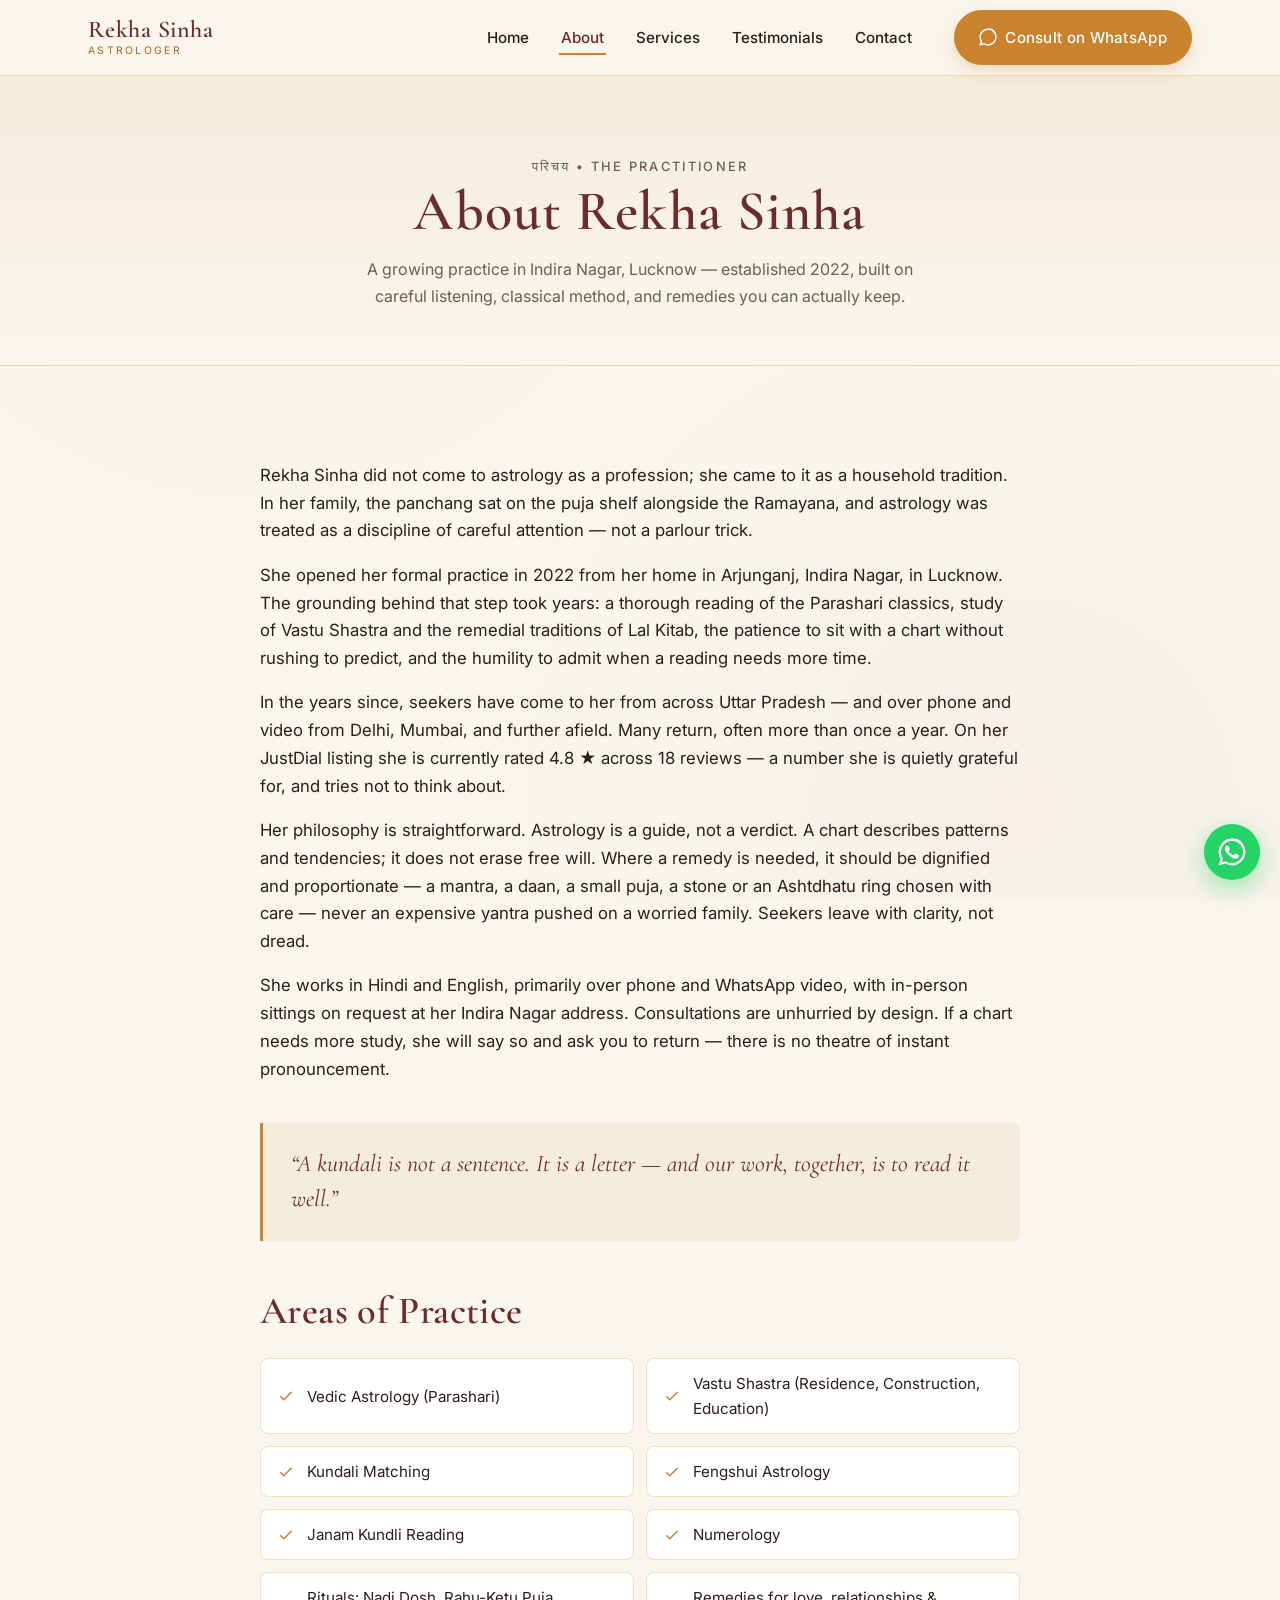
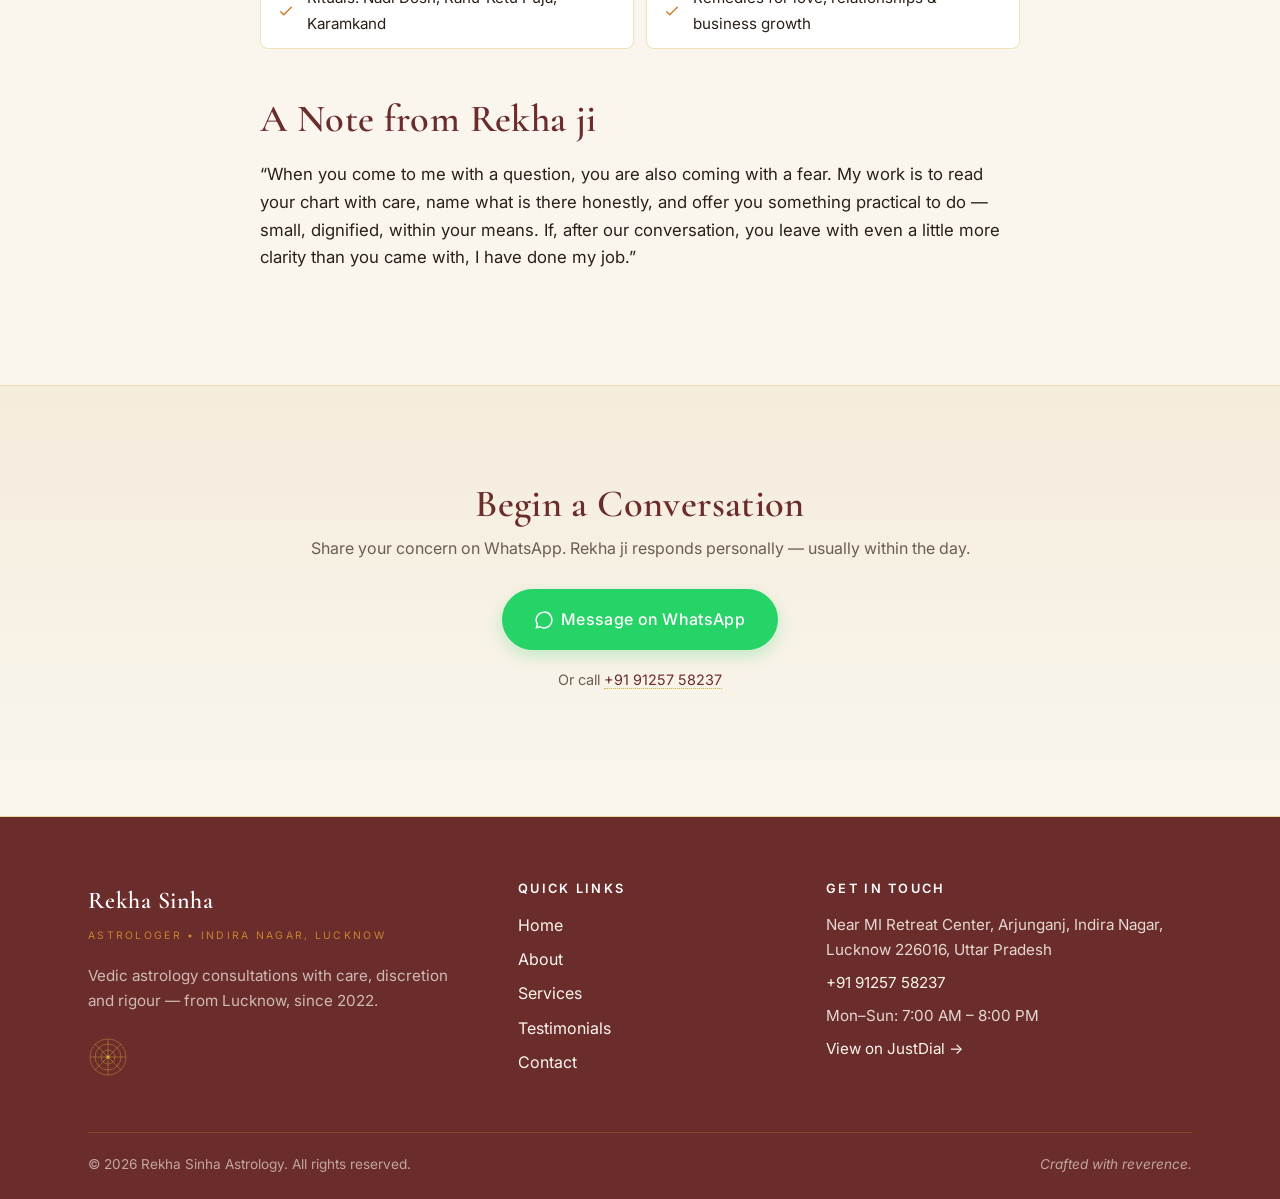
<file: about.html>
<!DOCTYPE html>
<html lang="en">
<head>
  <meta charset="UTF-8" />
  <meta name="viewport" content="width=device-width, initial-scale=1.0" />
  <title>About Rekha Sinha • Vedic Astrologer, Lucknow</title>
  <meta name="description" content="Meet Rekha Sinha — Vedic astrologer in Indira Nagar, Lucknow. Practising since 2022; rooted in Parashari, Vastu, Fengshui and ethical remedies." />
  <link rel="canonical" href="./about.html" />
  <meta name="geo.region" content="IN-UP" />
  <meta name="geo.placename" content="Lucknow" />

  <meta property="og:type" content="website" />
  <meta property="og:title" content="About Rekha Sinha • Vedic Astrologer, Lucknow" />
  <meta property="og:description" content="Careful, ethical Vedic astrology practice in Indira Nagar, Lucknow — since 2022." />
  <meta property="og:image" content="assets/img/og-image.jpg" />
  <meta name="twitter:card" content="summary_large_image" />
  <meta name="twitter:title" content="About Rekha Sinha • Vedic Astrologer, Lucknow" />
  <meta name="twitter:description" content="Careful, ethical Vedic astrology practice in Indira Nagar, Lucknow — since 2022." />
  <meta name="twitter:image" content="assets/img/og-image.jpg" />

  <link rel="icon" href="data:image/svg+xml,%3Csvg xmlns='http://www.w3.org/2000/svg' viewBox='0 0 64 64'%3E%3Ccircle cx='32' cy='32' r='28' fill='%236B2C2C'/%3E%3Ctext x='32' y='42' text-anchor='middle' font-family='Georgia,serif' font-size='32' fill='%23D4AF37'%3ER%3C/text%3E%3C/svg%3E" />
  <link rel="preconnect" href="https://fonts.googleapis.com" />
  <link rel="preconnect" href="https://fonts.gstatic.com" crossorigin />
  <link href="https://fonts.googleapis.com/css2?family=Cormorant+Garamond:ital,wght@0,500;0,600;0,700;1,500&family=Inter:wght@400;500;600&display=swap" rel="stylesheet" />
  <link rel="stylesheet" href="assets/css/styles.css" />
  <!-- Owner: to add Google Analytics later, paste your GA4 snippet here. -->
</head>
<body>

<a href="#main" class="skip-link">Skip to content</a>

<header class="site-header">
  <div class="container header-inner">
    <a href="index.html" class="brand" aria-label="Rekha Sinha Astrology — Home">
      <span class="brand-name">Rekha Sinha</span>
      <span class="brand-sub">Astrologer</span>
    </a>
    <nav class="nav" aria-label="Primary">
      <ul class="nav-list">
        <li><a href="index.html" data-nav-link>Home</a></li>
        <li><a href="about.html" data-nav-link>About</a></li>
        <li><a href="services.html" data-nav-link>Services</a></li>
        <li><a href="testimonials.html" data-nav-link>Testimonials</a></li>
        <li><a href="contact.html" data-nav-link>Contact</a></li>
      </ul>
      <a href="#" class="btn btn-primary nav-cta nav-cta-desktop" data-whatsapp>
        <svg aria-hidden="true" viewBox="0 0 24 24" fill="currentColor"><path d="M20.52 3.48A11.94 11.94 0 0 0 12.05.5C5.74.5.57 5.67.57 12c0 2.04.54 4.02 1.56 5.78L.5 23.5l5.86-1.56A11.5 11.5 0 0 0 12.05 23.5c6.31 0 11.48-5.17 11.48-11.5 0-3.07-1.2-5.96-3.01-8.02zM12.05 21.5a9.55 9.55 0 0 1-4.86-1.33l-.35-.2-3.48.92.93-3.39-.23-.36A9.5 9.5 0 1 1 21.55 12c0 5.24-4.27 9.5-9.5 9.5z"/></svg>
        Consult on WhatsApp
      </a>
      <button class="nav-toggle" data-nav-toggle aria-label="Open menu" aria-expanded="false">
        <svg aria-hidden="true" viewBox="0 0 24 24" fill="none" stroke="currentColor" stroke-width="2"><path d="M3 6h18M3 12h18M3 18h18" stroke-linecap="round"/></svg>
      </button>
    </nav>
  </div>
</header>

<div class="mobile-nav" data-mobile-nav aria-hidden="true">
  <div class="mobile-nav-top">
    <span class="brand">
      <span class="brand-name">Rekha Sinha</span>
      <span class="brand-sub">Astrologer</span>
    </span>
    <button class="nav-toggle" data-nav-close aria-label="Close menu">
      <svg aria-hidden="true" viewBox="0 0 24 24" fill="none" stroke="currentColor" stroke-width="2"><path d="M6 6l12 12M18 6L6 18" stroke-linecap="round"/></svg>
    </button>
  </div>
  <ul class="mobile-nav-list">
    <li><a href="index.html">Home</a></li>
    <li><a href="about.html">About</a></li>
    <li><a href="services.html">Services</a></li>
    <li><a href="testimonials.html">Testimonials</a></li>
    <li><a href="contact.html">Contact</a></li>
  </ul>
  <a href="#" class="btn btn-primary" data-whatsapp>Consult on WhatsApp</a>
</div>

<main id="main">

  <section class="page-header">
    <div class="container">
      <p class="eyebrow"><span class="devanagari">परिचय</span> • The Practitioner</p>
      <h1>About Rekha Sinha</h1>
      <p>A growing practice in Indira Nagar, Lucknow — established 2022, built on careful listening, classical method, and remedies you can actually keep.</p>
    </div>
  </section>

  <section>
    <div class="container">
      <div class="bio-content reveal">
        <p>Rekha Sinha did not come to astrology as a profession; she came to it as a household tradition. In her family, the panchang sat on the puja shelf alongside the Ramayana, and astrology was treated as a discipline of careful attention — not a parlour trick.</p>

        <p>She opened her formal practice in 2022 from her home in Arjunganj, Indira Nagar, in Lucknow. The grounding behind that step took years: a thorough reading of the Parashari classics, study of Vastu Shastra and the remedial traditions of Lal Kitab, the patience to sit with a chart without rushing to predict, and the humility to admit when a reading needs more time.</p>

        <p>In the years since, seekers have come to her from across Uttar Pradesh — and over phone and video from Delhi, Mumbai, and further afield. Many return, often more than once a year. On her JustDial listing she is currently rated 4.8 ★ across 18 reviews — a number she is quietly grateful for, and tries not to think about.</p>

        <p>Her philosophy is straightforward. Astrology is a guide, not a verdict. A chart describes patterns and tendencies; it does not erase free will. Where a remedy is needed, it should be dignified and proportionate — a mantra, a daan, a small puja, a stone or an Ashtdhatu ring chosen with care — never an expensive yantra pushed on a worried family. Seekers leave with clarity, not dread.</p>

        <p>She works in Hindi and English, primarily over phone and WhatsApp video, with in-person sittings on request at her Indira Nagar address. Consultations are unhurried by design. If a chart needs more study, she will say so and ask you to return — there is no theatre of instant pronouncement.</p>

        <blockquote class="pull-quote">
          “A kundali is not a sentence. It is a letter — and our work, together, is to read it well.”
        </blockquote>

        <h2 style="margin-top: 48px;">Areas of Practice</h2>
        <ul class="credentials">
          <li><svg viewBox="0 0 24 24" fill="none" stroke="currentColor" stroke-width="2" aria-hidden="true"><path d="M5 13l4 4L19 7" stroke-linecap="round" stroke-linejoin="round"/></svg>Vedic Astrology (Parashari)</li>
          <li><svg viewBox="0 0 24 24" fill="none" stroke="currentColor" stroke-width="2" aria-hidden="true"><path d="M5 13l4 4L19 7" stroke-linecap="round" stroke-linejoin="round"/></svg>Vastu Shastra (Residence, Construction, Education)</li>
          <li><svg viewBox="0 0 24 24" fill="none" stroke="currentColor" stroke-width="2" aria-hidden="true"><path d="M5 13l4 4L19 7" stroke-linecap="round" stroke-linejoin="round"/></svg>Kundali Matching</li>
          <li><svg viewBox="0 0 24 24" fill="none" stroke="currentColor" stroke-width="2" aria-hidden="true"><path d="M5 13l4 4L19 7" stroke-linecap="round" stroke-linejoin="round"/></svg>Fengshui Astrology</li>
          <li><svg viewBox="0 0 24 24" fill="none" stroke="currentColor" stroke-width="2" aria-hidden="true"><path d="M5 13l4 4L19 7" stroke-linecap="round" stroke-linejoin="round"/></svg>Janam Kundli Reading</li>
          <li><svg viewBox="0 0 24 24" fill="none" stroke="currentColor" stroke-width="2" aria-hidden="true"><path d="M5 13l4 4L19 7" stroke-linecap="round" stroke-linejoin="round"/></svg>Numerology</li>
          <li><svg viewBox="0 0 24 24" fill="none" stroke="currentColor" stroke-width="2" aria-hidden="true"><path d="M5 13l4 4L19 7" stroke-linecap="round" stroke-linejoin="round"/></svg>Rituals: Nadi Dosh, Rahu-Ketu Puja, Karamkand</li>
          <li><svg viewBox="0 0 24 24" fill="none" stroke="currentColor" stroke-width="2" aria-hidden="true"><path d="M5 13l4 4L19 7" stroke-linecap="round" stroke-linejoin="round"/></svg>Remedies for love, relationships & business growth</li>
        </ul>

        <h2 style="margin-top: 48px;">A Note from Rekha ji</h2>
        <p>“When you come to me with a question, you are also coming with a fear. My work is to read your chart with care, name what is there honestly, and offer you something practical to do — small, dignified, within your means. If, after our conversation, you leave with even a little more clarity than you came with, I have done my job.”</p>
      </div>
    </div>
  </section>

  <section class="cta-band reveal">
    <div class="container">
      <h2>Begin a Conversation</h2>
      <p>Share your concern on WhatsApp. Rekha ji responds personally — usually within the day.</p>
      <a href="#" class="btn btn-whatsapp btn-lg" data-whatsapp>
        <svg aria-hidden="true" viewBox="0 0 24 24" fill="currentColor"><path d="M20.52 3.48A11.94 11.94 0 0 0 12.05.5C5.74.5.57 5.67.57 12c0 2.04.54 4.02 1.56 5.78L.5 23.5l5.86-1.56A11.5 11.5 0 0 0 12.05 23.5c6.31 0 11.48-5.17 11.48-11.5 0-3.07-1.2-5.96-3.01-8.02zM12.05 21.5a9.55 9.55 0 0 1-4.86-1.33l-.35-.2-3.48.92.93-3.39-.23-.36A9.5 9.5 0 1 1 21.55 12c0 5.24-4.27 9.5-9.5 9.5z"/></svg>
        Message on WhatsApp
      </a>
      <p class="phone-fallback">Or call <a href="#" data-config-href="phone"><span data-config="phone">+91-XXXXXXXXXX</span></a></p>
    </div>
  </section>

</main>

<footer class="site-footer">
  <div class="container">
    <div class="footer-grid">
      <div class="footer-brand">
        <span class="brand-name">Rekha Sinha</span><br/>
        <span class="brand-sub">Astrologer • Indira Nagar, Lucknow</span>
        <p>Vedic astrology consultations with care, discretion and rigour — from Lucknow, since 2022.</p>
        <div class="footer-mark" aria-hidden="true">
          <svg viewBox="0 0 80 80" fill="none" stroke="currentColor" stroke-width="0.8">
            <circle cx="40" cy="40" r="14"/>
            <circle cx="40" cy="40" r="26"/>
            <circle cx="40" cy="40" r="36"/>
            <path d="M40 4v72M4 40h72M14 14l52 52M66 14L14 66"/>
            <circle cx="40" cy="40" r="3" fill="currentColor"/>
          </svg>
        </div>
      </div>
      <div>
        <h4>Quick Links</h4>
        <ul class="footer-links">
          <li><a href="index.html">Home</a></li>
          <li><a href="about.html">About</a></li>
          <li><a href="services.html">Services</a></li>
          <li><a href="testimonials.html">Testimonials</a></li>
          <li><a href="contact.html">Contact</a></li>
        </ul>
      </div>
      <div class="footer-contact">
        <h4>Get in Touch</h4>
        <p data-config="address">Indira Nagar, Lucknow, Uttar Pradesh 226016</p>
        <p><a href="#" data-config-href="phone"><span data-config="phone">+91-XXXXXXXXXX</span></a></p>
        <p><a href="#" data-config-href="email"><span data-config="email">rekhasingh.astrologer@example.com</span></a></p>
        <p data-config="hours">Mon–Sun: 9:00 AM – 8:00 PM</p>
        <p><a href="#" data-config-href="justdial" target="_blank" rel="noopener">View on JustDial →</a></p>
      </div>
    </div>
    <div class="footer-bottom">
      <span>© <span data-year>2026</span> Rekha Sinha Astrology. All rights reserved.</span>
      <span class="crafted">Crafted with reverence.</span>
    </div>
  </div>
</footer>

<a href="#" class="fab-whatsapp" data-whatsapp aria-label="Chat on WhatsApp">
  <svg aria-hidden="true" viewBox="0 0 24 24" fill="currentColor"><path d="M20.52 3.48A11.94 11.94 0 0 0 12.05.5C5.74.5.57 5.67.57 12c0 2.04.54 4.02 1.56 5.78L.5 23.5l5.86-1.56A11.5 11.5 0 0 0 12.05 23.5c6.31 0 11.48-5.17 11.48-11.5 0-3.07-1.2-5.96-3.01-8.02zM12.05 21.5a9.55 9.55 0 0 1-4.86-1.33l-.35-.2-3.48.92.93-3.39-.23-.36A9.5 9.5 0 1 1 21.55 12c0 5.24-4.27 9.5-9.5 9.5z"/><path d="M17.36 14.4c-.29-.14-1.72-.85-1.99-.95-.27-.1-.46-.14-.66.14-.2.29-.76.95-.93 1.14-.17.2-.34.21-.63.07-.29-.14-1.23-.45-2.34-1.43-.86-.77-1.45-1.71-1.62-2-.17-.29-.02-.45.13-.59.13-.13.29-.34.43-.51.14-.17.2-.29.29-.49.1-.2.05-.37-.03-.51-.07-.14-.66-1.59-.9-2.18-.24-.58-.48-.5-.66-.51l-.56-.01c-.2 0-.51.07-.78.37-.27.29-1.03 1-1.03 2.45s1.06 2.83 1.21 3.03c.14.2 2.07 3.16 5.02 4.43.7.3 1.25.48 1.68.62.71.23 1.35.2 1.86.12.57-.09 1.72-.7 1.97-1.39.24-.69.24-1.27.17-1.39-.07-.12-.27-.2-.56-.34z"/></svg>
</a>

<script src="assets/config.js"></script>
<script src="assets/js/main.js"></script>
</body>
</html>
</file>
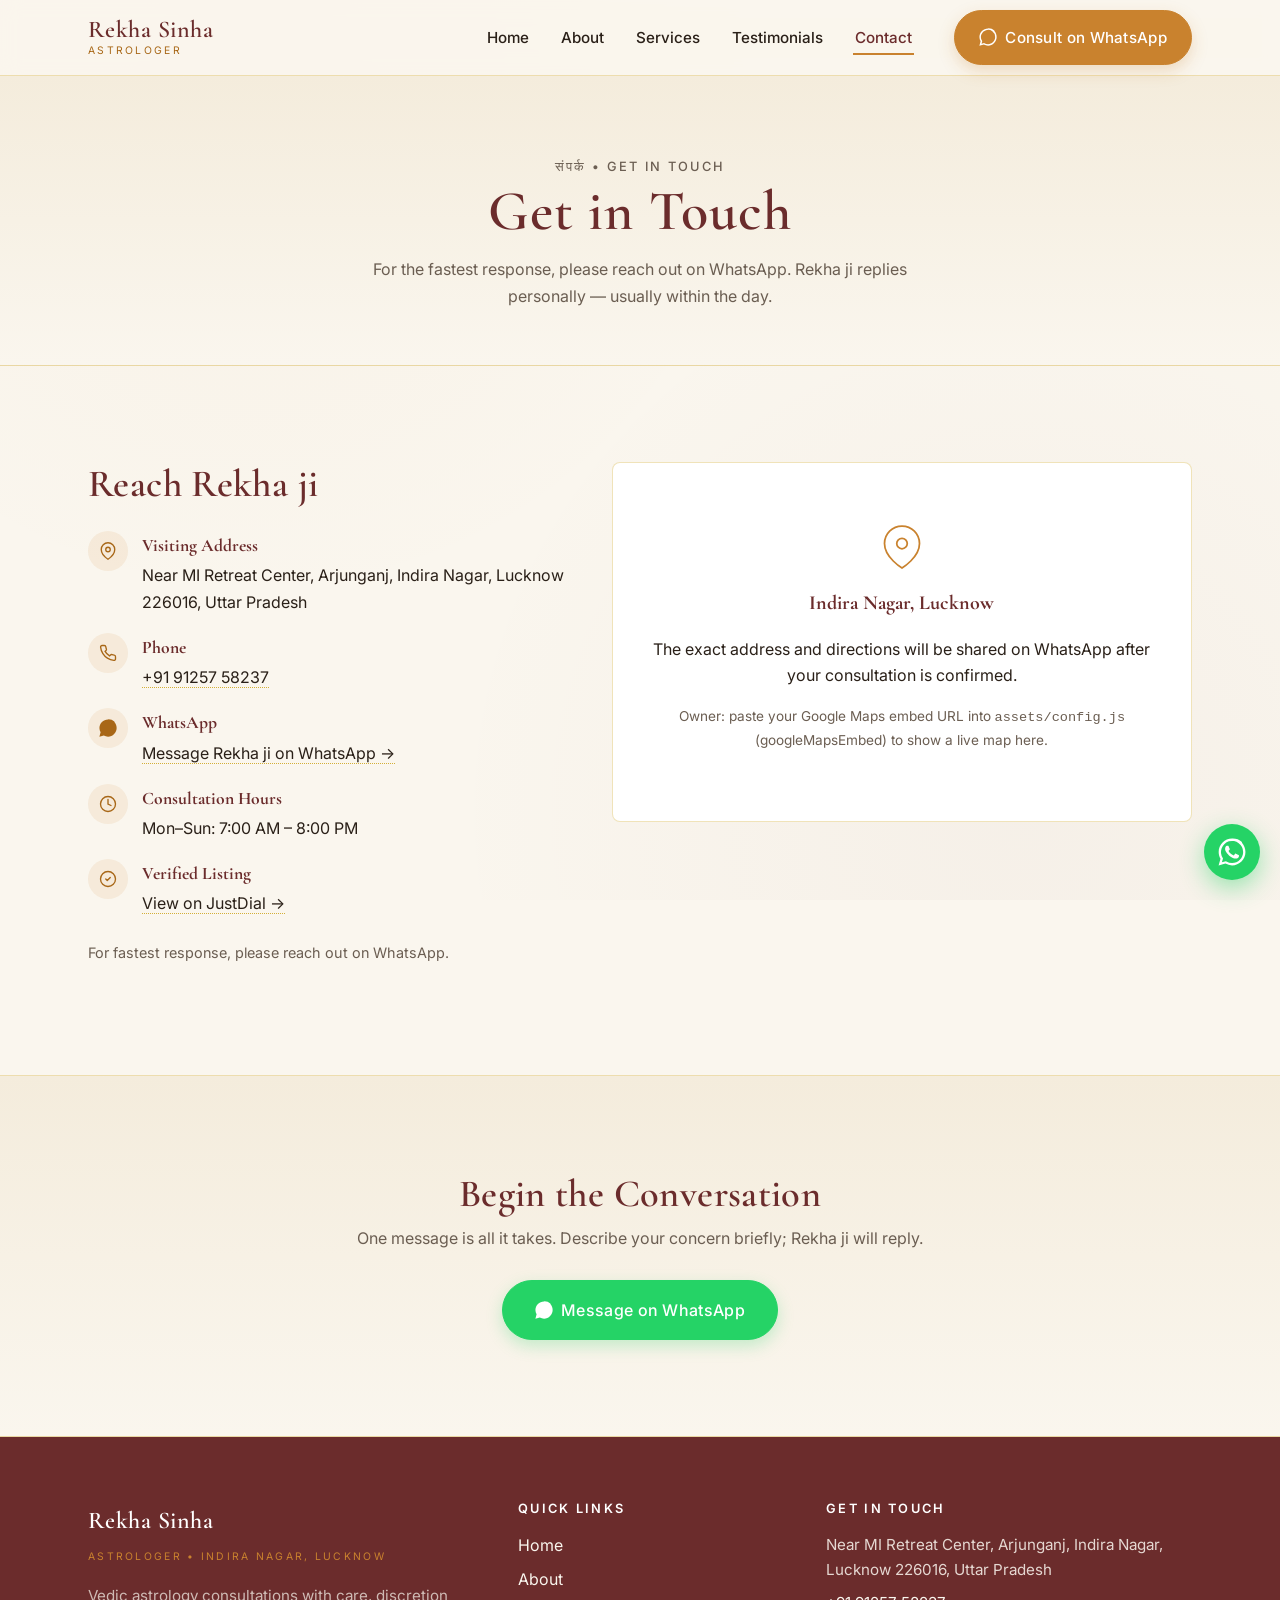
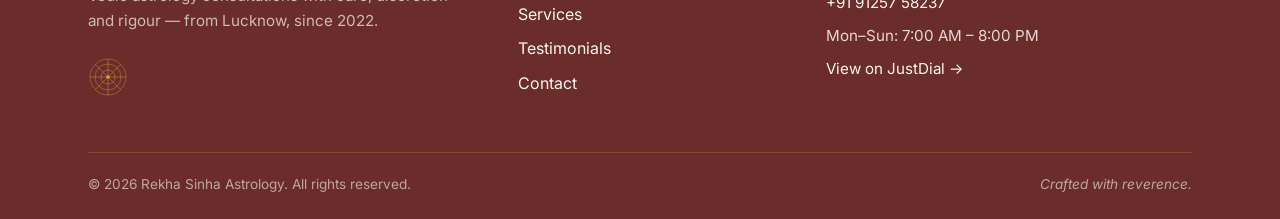
<file: contact.html>
<!DOCTYPE html>
<html lang="en">
<head>
  <meta charset="UTF-8" />
  <meta name="viewport" content="width=device-width, initial-scale=1.0" />
  <title>Contact Rekha Sinha • Astrology Consultations, Lucknow</title>
  <meta name="description" content="Reach Rekha Sinha in Indira Nagar, Lucknow for Vedic astrology consultations. WhatsApp, phone, email, and visiting address — Mon to Sun, 9 AM to 8 PM." />
  <link rel="canonical" href="./contact.html" />
  <meta name="geo.region" content="IN-UP" />
  <meta name="geo.placename" content="Lucknow" />

  <meta property="og:type" content="website" />
  <meta property="og:title" content="Contact Rekha Sinha • Astrology Consultations, Lucknow" />
  <meta property="og:description" content="WhatsApp, phone, email and visiting address for Rekha Sinha Astrology in Indira Nagar, Lucknow." />
  <meta property="og:image" content="assets/img/og-image.jpg" />
  <meta name="twitter:card" content="summary_large_image" />
  <meta name="twitter:title" content="Contact Rekha Sinha • Astrology Consultations" />
  <meta name="twitter:description" content="WhatsApp, phone, email and visiting address for Rekha Sinha Astrology in Indira Nagar, Lucknow." />
  <meta name="twitter:image" content="assets/img/og-image.jpg" />

  <link rel="icon" href="data:image/svg+xml,%3Csvg xmlns='http://www.w3.org/2000/svg' viewBox='0 0 64 64'%3E%3Ccircle cx='32' cy='32' r='28' fill='%236B2C2C'/%3E%3Ctext x='32' y='42' text-anchor='middle' font-family='Georgia,serif' font-size='32' fill='%23D4AF37'%3ER%3C/text%3E%3C/svg%3E" />
  <link rel="preconnect" href="https://fonts.googleapis.com" />
  <link rel="preconnect" href="https://fonts.gstatic.com" crossorigin />
  <link href="https://fonts.googleapis.com/css2?family=Cormorant+Garamond:ital,wght@0,500;0,600;0,700;1,500&family=Inter:wght@400;500;600&display=swap" rel="stylesheet" />
  <link rel="stylesheet" href="assets/css/styles.css" />
  <!-- Owner: to add Google Analytics later, paste your GA4 snippet here. -->
</head>
<body>

<a href="#main" class="skip-link">Skip to content</a>

<header class="site-header">
  <div class="container header-inner">
    <a href="index.html" class="brand" aria-label="Rekha Sinha Astrology — Home">
      <span class="brand-name">Rekha Sinha</span>
      <span class="brand-sub">Astrologer</span>
    </a>
    <nav class="nav" aria-label="Primary">
      <ul class="nav-list">
        <li><a href="index.html" data-nav-link>Home</a></li>
        <li><a href="about.html" data-nav-link>About</a></li>
        <li><a href="services.html" data-nav-link>Services</a></li>
        <li><a href="testimonials.html" data-nav-link>Testimonials</a></li>
        <li><a href="contact.html" data-nav-link>Contact</a></li>
      </ul>
      <a href="#" class="btn btn-primary nav-cta nav-cta-desktop" data-whatsapp>
        <svg aria-hidden="true" viewBox="0 0 24 24" fill="currentColor"><path d="M20.52 3.48A11.94 11.94 0 0 0 12.05.5C5.74.5.57 5.67.57 12c0 2.04.54 4.02 1.56 5.78L.5 23.5l5.86-1.56A11.5 11.5 0 0 0 12.05 23.5c6.31 0 11.48-5.17 11.48-11.5 0-3.07-1.2-5.96-3.01-8.02zM12.05 21.5a9.55 9.55 0 0 1-4.86-1.33l-.35-.2-3.48.92.93-3.39-.23-.36A9.5 9.5 0 1 1 21.55 12c0 5.24-4.27 9.5-9.5 9.5z"/></svg>
        Consult on WhatsApp
      </a>
      <button class="nav-toggle" data-nav-toggle aria-label="Open menu" aria-expanded="false">
        <svg aria-hidden="true" viewBox="0 0 24 24" fill="none" stroke="currentColor" stroke-width="2"><path d="M3 6h18M3 12h18M3 18h18" stroke-linecap="round"/></svg>
      </button>
    </nav>
  </div>
</header>

<div class="mobile-nav" data-mobile-nav aria-hidden="true">
  <div class="mobile-nav-top">
    <span class="brand">
      <span class="brand-name">Rekha Sinha</span>
      <span class="brand-sub">Astrologer</span>
    </span>
    <button class="nav-toggle" data-nav-close aria-label="Close menu">
      <svg aria-hidden="true" viewBox="0 0 24 24" fill="none" stroke="currentColor" stroke-width="2"><path d="M6 6l12 12M18 6L6 18" stroke-linecap="round"/></svg>
    </button>
  </div>
  <ul class="mobile-nav-list">
    <li><a href="index.html">Home</a></li>
    <li><a href="about.html">About</a></li>
    <li><a href="services.html">Services</a></li>
    <li><a href="testimonials.html">Testimonials</a></li>
    <li><a href="contact.html">Contact</a></li>
  </ul>
  <a href="#" class="btn btn-primary" data-whatsapp>Consult on WhatsApp</a>
</div>

<main id="main">

  <section class="page-header">
    <div class="container">
      <p class="eyebrow"><span class="devanagari">संपर्क</span> • Get in Touch</p>
      <h1>Get in Touch</h1>
      <p>For the fastest response, please reach out on WhatsApp. Rekha ji replies personally — usually within the day.</p>
    </div>
  </section>

  <section>
    <div class="container">
      <div class="contact-grid">

        <div class="reveal">
          <h2>Reach Rekha ji</h2>
          <ul class="contact-list">
            <li>
              <span class="icon-circle">
                <svg viewBox="0 0 24 24" fill="none" stroke="currentColor" stroke-width="1.8" aria-hidden="true"><path d="M21 10c0 7-9 13-9 13s-9-6-9-13a9 9 0 1 1 18 0z"/><circle cx="12" cy="10" r="3"/></svg>
              </span>
              <div>
                <strong>Visiting Address</strong>
                <span data-config="address">Indira Nagar, Lucknow, Uttar Pradesh 226016</span>
              </div>
            </li>
            <li>
              <span class="icon-circle">
                <svg viewBox="0 0 24 24" fill="none" stroke="currentColor" stroke-width="1.8" aria-hidden="true"><path d="M22 16.92v3a2 2 0 0 1-2.18 2 19.79 19.79 0 0 1-8.63-3.07 19.5 19.5 0 0 1-6-6 19.79 19.79 0 0 1-3.07-8.67A2 2 0 0 1 4.11 2h3a2 2 0 0 1 2 1.72c.13.96.37 1.9.72 2.81a2 2 0 0 1-.45 2.11L8.09 9.91a16 16 0 0 0 6 6l1.27-1.27a2 2 0 0 1 2.11-.45c.91.35 1.85.59 2.81.72A2 2 0 0 1 22 16.92z"/></svg>
              </span>
              <div>
                <strong>Phone</strong>
                <a href="#" data-config-href="phone"><span data-config="phone">+91-XXXXXXXXXX</span></a>
              </div>
            </li>
            <li>
              <span class="icon-circle">
                <svg viewBox="0 0 24 24" fill="currentColor" aria-hidden="true"><path d="M20.52 3.48A11.94 11.94 0 0 0 12.05.5C5.74.5.57 5.67.57 12c0 2.04.54 4.02 1.56 5.78L.5 23.5l5.86-1.56A11.5 11.5 0 0 0 12.05 23.5c6.31 0 11.48-5.17 11.48-11.5 0-3.07-1.2-5.96-3.01-8.02z"/></svg>
              </span>
              <div>
                <strong>WhatsApp</strong>
                <a href="#" data-whatsapp>Message Rekha ji on WhatsApp →</a>
              </div>
            </li>
            <li>
              <span class="icon-circle">
                <svg viewBox="0 0 24 24" fill="none" stroke="currentColor" stroke-width="1.8" aria-hidden="true"><rect x="3" y="5" width="18" height="14" rx="2"/><path d="M3 7l9 6 9-6"/></svg>
              </span>
              <div>
                <strong>Email</strong>
                <a href="#" data-config-href="email"><span data-config="email">rekhasingh.astrologer@example.com</span></a>
              </div>
            </li>
            <li>
              <span class="icon-circle">
                <svg viewBox="0 0 24 24" fill="none" stroke="currentColor" stroke-width="1.8" aria-hidden="true"><circle cx="12" cy="12" r="10"/><path d="M12 6v6l4 2" stroke-linecap="round"/></svg>
              </span>
              <div>
                <strong>Consultation Hours</strong>
                <span data-config="hours">Mon–Sun: 9:00 AM – 8:00 PM</span>
              </div>
            </li>
            <li>
              <span class="icon-circle">
                <svg viewBox="0 0 24 24" fill="none" stroke="currentColor" stroke-width="1.8" aria-hidden="true"><path d="M9 12l2 2 4-4M12 22a10 10 0 1 1 0-20 10 10 0 0 1 0 20z" stroke-linecap="round" stroke-linejoin="round"/></svg>
              </span>
              <div>
                <strong>Verified Listing</strong>
                <a href="#" data-config-href="justdial" target="_blank" rel="noopener">View on JustDial →</a>
              </div>
            </li>
          </ul>

          <p class="muted" style="margin-top: 16px; font-size: 0.9rem;">For fastest response, please reach out on WhatsApp.</p>
        </div>

        <div class="reveal">
          <div class="map-card" data-map-embed>
            <div>
              <svg viewBox="0 0 64 64" fill="none" stroke="#C9822E" stroke-width="2" aria-hidden="true" style="width: 56px; height: 56px; margin: 0 auto 12px;">
                <path d="M52 28c0 16-20 28-20 28S12 44 12 28a20 20 0 1 1 40 0z"/>
                <circle cx="32" cy="28" r="6"/>
              </svg>
              <p><strong style="color: var(--deep-maroon); font-family: var(--font-display); font-size: 1.25rem;">Indira Nagar, Lucknow</strong></p>
              <p>The exact address and directions will be shared on WhatsApp after your consultation is confirmed.</p>
              <p class="muted" style="font-size: 0.85rem;">Owner: paste your Google Maps embed URL into <code>assets/config.js</code> (googleMapsEmbed) to show a live map here.</p>
            </div>
          </div>
        </div>
      </div>
    </div>
  </section>

  <section class="cta-band reveal">
    <div class="container">
      <h2>Begin the Conversation</h2>
      <p>One message is all it takes. Describe your concern briefly; Rekha ji will reply.</p>
      <a href="#" class="btn btn-whatsapp btn-lg" data-whatsapp>
        <svg aria-hidden="true" viewBox="0 0 24 24" fill="currentColor"><path d="M20.52 3.48A11.94 11.94 0 0 0 12.05.5C5.74.5.57 5.67.57 12c0 2.04.54 4.02 1.56 5.78L.5 23.5l5.86-1.56A11.5 11.5 0 0 0 12.05 23.5c6.31 0 11.48-5.17 11.48-11.5 0-3.07-1.2-5.96-3.01-8.02z"/></svg>
        Message on WhatsApp
      </a>
    </div>
  </section>

</main>

<footer class="site-footer">
  <div class="container">
    <div class="footer-grid">
      <div class="footer-brand">
        <span class="brand-name">Rekha Sinha</span><br/>
        <span class="brand-sub">Astrologer • Indira Nagar, Lucknow</span>
        <p>Vedic astrology consultations with care, discretion and rigour — from Lucknow, since 2022.</p>
        <div class="footer-mark" aria-hidden="true">
          <svg viewBox="0 0 80 80" fill="none" stroke="currentColor" stroke-width="0.8">
            <circle cx="40" cy="40" r="14"/>
            <circle cx="40" cy="40" r="26"/>
            <circle cx="40" cy="40" r="36"/>
            <path d="M40 4v72M4 40h72M14 14l52 52M66 14L14 66"/>
            <circle cx="40" cy="40" r="3" fill="currentColor"/>
          </svg>
        </div>
      </div>
      <div>
        <h4>Quick Links</h4>
        <ul class="footer-links">
          <li><a href="index.html">Home</a></li>
          <li><a href="about.html">About</a></li>
          <li><a href="services.html">Services</a></li>
          <li><a href="testimonials.html">Testimonials</a></li>
          <li><a href="contact.html">Contact</a></li>
        </ul>
      </div>
      <div class="footer-contact">
        <h4>Get in Touch</h4>
        <p data-config="address">Indira Nagar, Lucknow, Uttar Pradesh 226016</p>
        <p><a href="#" data-config-href="phone"><span data-config="phone">+91-XXXXXXXXXX</span></a></p>
        <p><a href="#" data-config-href="email"><span data-config="email">rekhasingh.astrologer@example.com</span></a></p>
        <p data-config="hours">Mon–Sun: 9:00 AM – 8:00 PM</p>
        <p><a href="#" data-config-href="justdial" target="_blank" rel="noopener">View on JustDial →</a></p>
      </div>
    </div>
    <div class="footer-bottom">
      <span>© <span data-year>2026</span> Rekha Sinha Astrology. All rights reserved.</span>
      <span class="crafted">Crafted with reverence.</span>
    </div>
  </div>
</footer>

<a href="#" class="fab-whatsapp" data-whatsapp aria-label="Chat on WhatsApp">
  <svg aria-hidden="true" viewBox="0 0 24 24" fill="currentColor"><path d="M20.52 3.48A11.94 11.94 0 0 0 12.05.5C5.74.5.57 5.67.57 12c0 2.04.54 4.02 1.56 5.78L.5 23.5l5.86-1.56A11.5 11.5 0 0 0 12.05 23.5c6.31 0 11.48-5.17 11.48-11.5 0-3.07-1.2-5.96-3.01-8.02zM12.05 21.5a9.55 9.55 0 0 1-4.86-1.33l-.35-.2-3.48.92.93-3.39-.23-.36A9.5 9.5 0 1 1 21.55 12c0 5.24-4.27 9.5-9.5 9.5z"/><path d="M17.36 14.4c-.29-.14-1.72-.85-1.99-.95-.27-.1-.46-.14-.66.14-.2.29-.76.95-.93 1.14-.17.2-.34.21-.63.07-.29-.14-1.23-.45-2.34-1.43-.86-.77-1.45-1.71-1.62-2-.17-.29-.02-.45.13-.59.13-.13.29-.34.43-.51.14-.17.2-.29.29-.49.1-.2.05-.37-.03-.51-.07-.14-.66-1.59-.9-2.18-.24-.58-.48-.5-.66-.51l-.56-.01c-.2 0-.51.07-.78.37-.27.29-1.03 1-1.03 2.45s1.06 2.83 1.21 3.03c.14.2 2.07 3.16 5.02 4.43.7.3 1.25.48 1.68.62.71.23 1.35.2 1.86.12.57-.09 1.72-.7 1.97-1.39.24-.69.24-1.27.17-1.39-.07-.12-.27-.2-.56-.34z"/></svg>
</a>

<script src="assets/config.js"></script>
<script src="assets/js/main.js"></script>
</body>
</html>
</file>
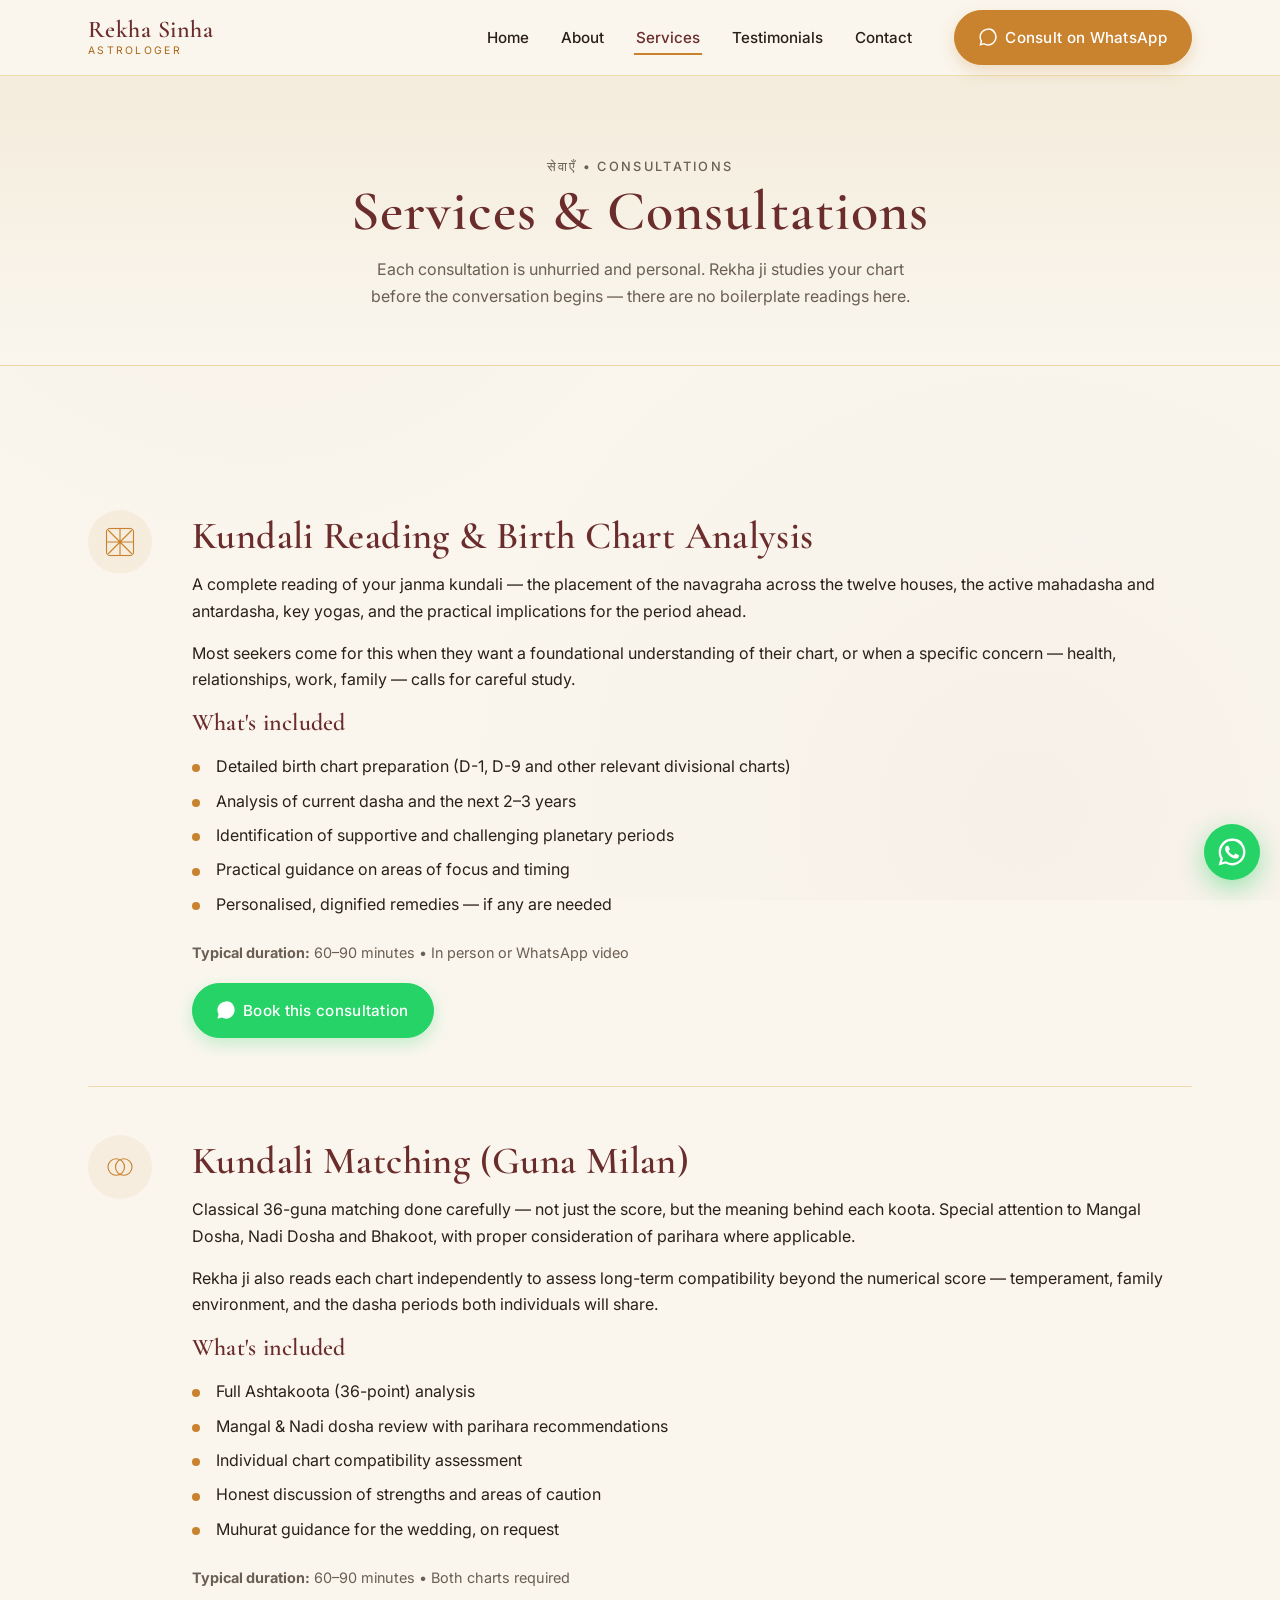
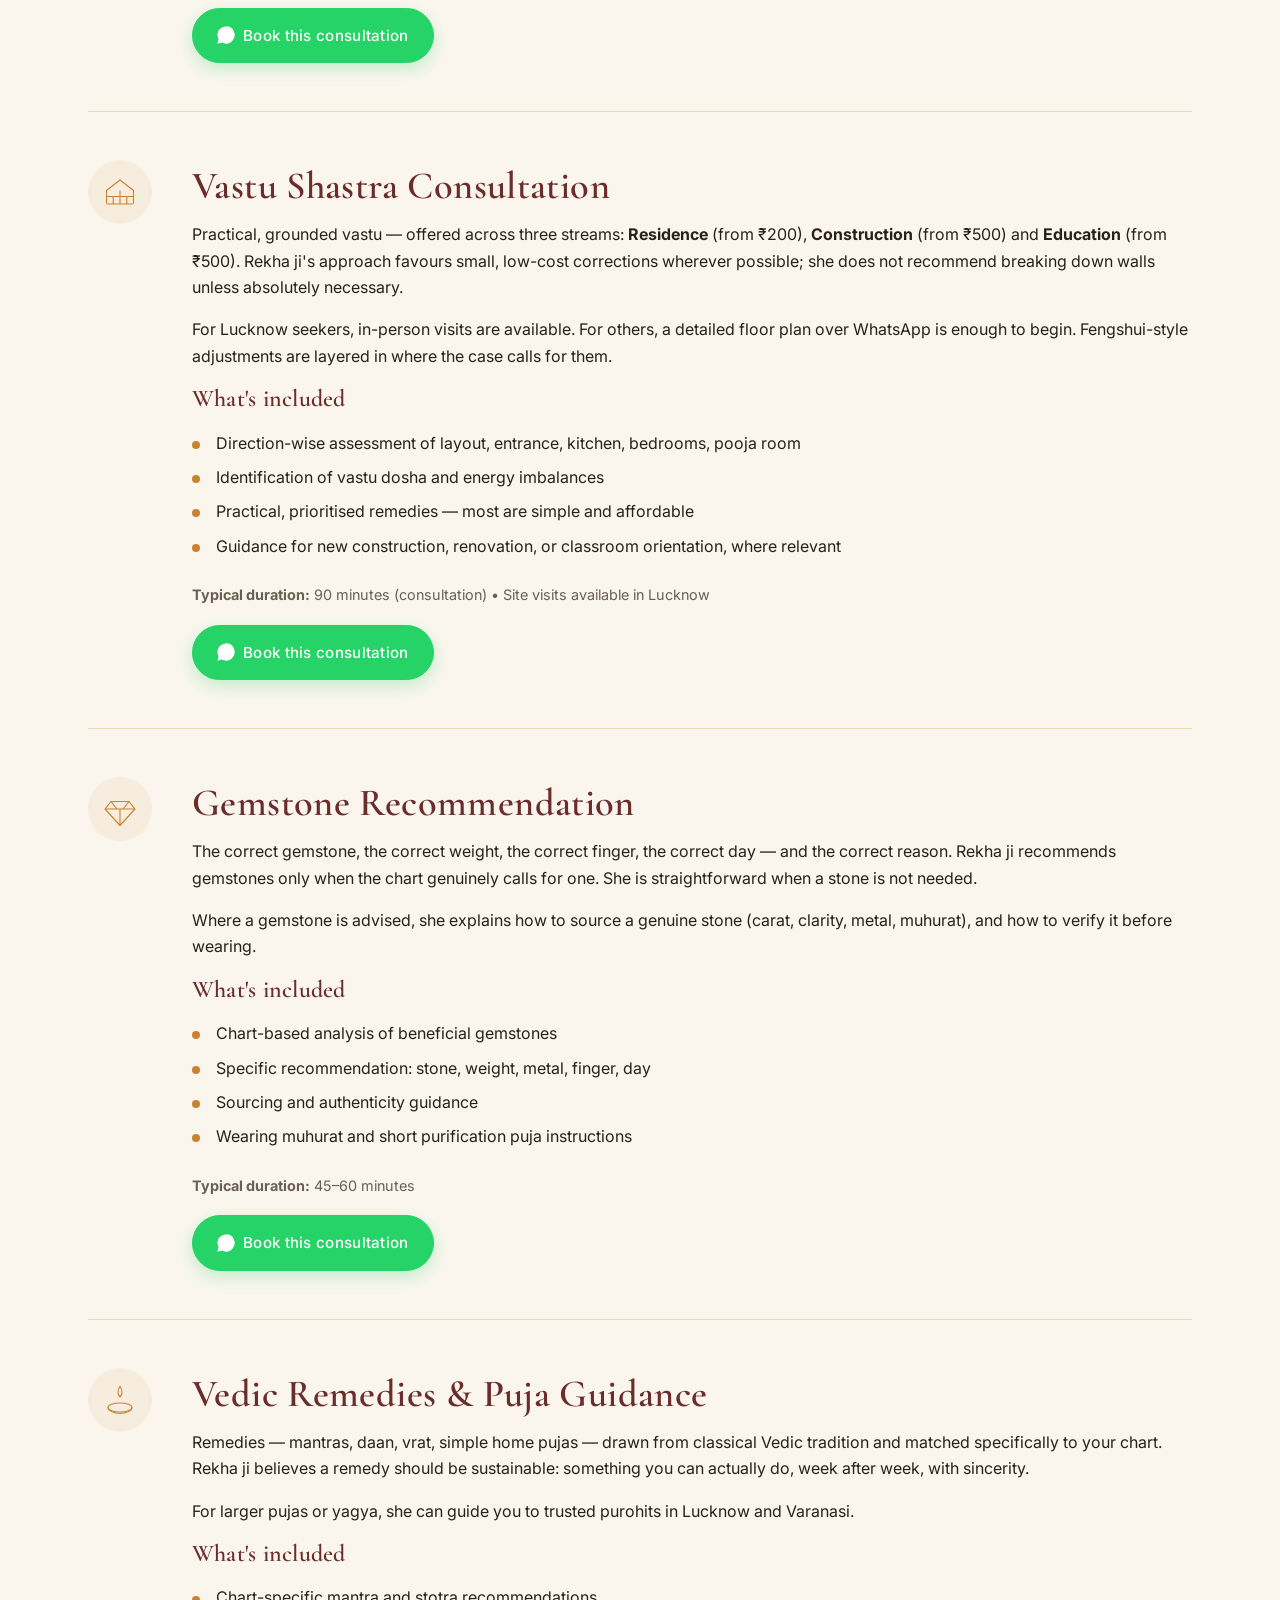
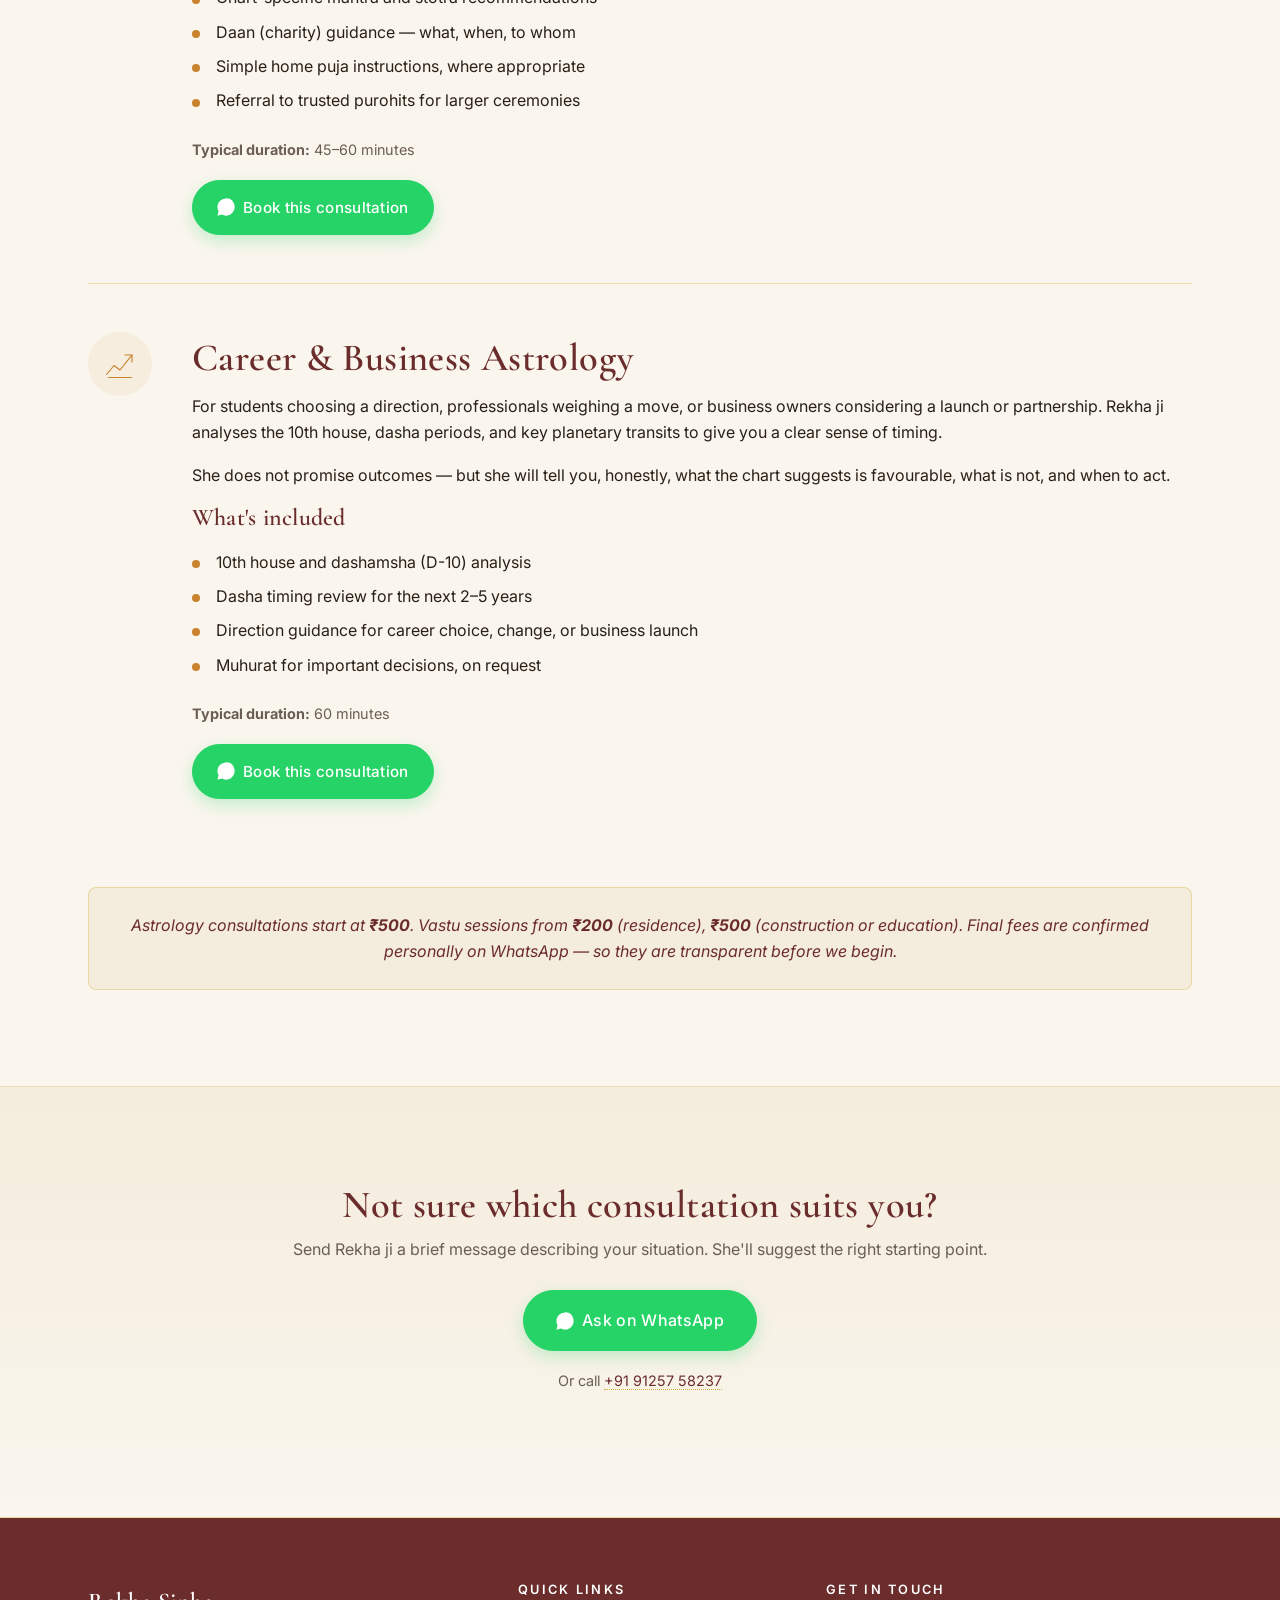
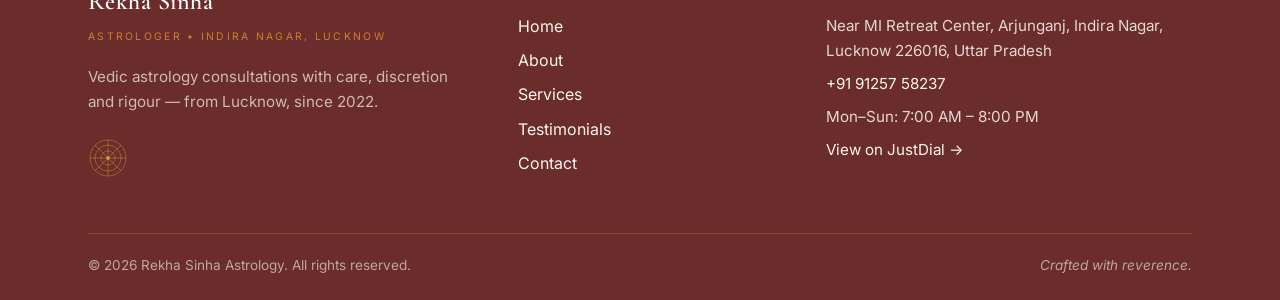
<file: services.html>
<!DOCTYPE html>
<html lang="en">
<head>
  <meta charset="UTF-8" />
  <meta name="viewport" content="width=device-width, initial-scale=1.0" />
  <title>Services & Consultations • Rekha Sinha Astrology, Lucknow</title>
  <meta name="description" content="Kundali reading, marriage matching, Vastu, gemstone, remedies and career astrology — detailed Vedic consultations from Rekha Sinha in Indira Nagar, Lucknow." />
  <link rel="canonical" href="./services.html" />
  <meta name="geo.region" content="IN-UP" />
  <meta name="geo.placename" content="Lucknow" />

  <meta property="og:type" content="website" />
  <meta property="og:title" content="Services & Consultations • Rekha Sinha Astrology" />
  <meta property="og:description" content="Detailed Vedic astrology consultations: kundali, matching, Vastu, gemstone, remedies, career." />
  <meta property="og:image" content="assets/img/og-image.jpg" />
  <meta name="twitter:card" content="summary_large_image" />
  <meta name="twitter:title" content="Services & Consultations • Rekha Sinha Astrology" />
  <meta name="twitter:description" content="Detailed Vedic astrology consultations: kundali, matching, Vastu, gemstone, remedies, career." />
  <meta name="twitter:image" content="assets/img/og-image.jpg" />

  <link rel="icon" href="data:image/svg+xml,%3Csvg xmlns='http://www.w3.org/2000/svg' viewBox='0 0 64 64'%3E%3Ccircle cx='32' cy='32' r='28' fill='%236B2C2C'/%3E%3Ctext x='32' y='42' text-anchor='middle' font-family='Georgia,serif' font-size='32' fill='%23D4AF37'%3ER%3C/text%3E%3C/svg%3E" />
  <link rel="preconnect" href="https://fonts.googleapis.com" />
  <link rel="preconnect" href="https://fonts.gstatic.com" crossorigin />
  <link href="https://fonts.googleapis.com/css2?family=Cormorant+Garamond:ital,wght@0,500;0,600;0,700;1,500&family=Inter:wght@400;500;600&display=swap" rel="stylesheet" />
  <link rel="stylesheet" href="assets/css/styles.css" />
  <!-- Owner: to add Google Analytics later, paste your GA4 snippet here. -->
</head>
<body>

<a href="#main" class="skip-link">Skip to content</a>

<header class="site-header">
  <div class="container header-inner">
    <a href="index.html" class="brand" aria-label="Rekha Sinha Astrology — Home">
      <span class="brand-name">Rekha Sinha</span>
      <span class="brand-sub">Astrologer</span>
    </a>
    <nav class="nav" aria-label="Primary">
      <ul class="nav-list">
        <li><a href="index.html" data-nav-link>Home</a></li>
        <li><a href="about.html" data-nav-link>About</a></li>
        <li><a href="services.html" data-nav-link>Services</a></li>
        <li><a href="testimonials.html" data-nav-link>Testimonials</a></li>
        <li><a href="contact.html" data-nav-link>Contact</a></li>
      </ul>
      <a href="#" class="btn btn-primary nav-cta nav-cta-desktop" data-whatsapp>
        <svg aria-hidden="true" viewBox="0 0 24 24" fill="currentColor"><path d="M20.52 3.48A11.94 11.94 0 0 0 12.05.5C5.74.5.57 5.67.57 12c0 2.04.54 4.02 1.56 5.78L.5 23.5l5.86-1.56A11.5 11.5 0 0 0 12.05 23.5c6.31 0 11.48-5.17 11.48-11.5 0-3.07-1.2-5.96-3.01-8.02zM12.05 21.5a9.55 9.55 0 0 1-4.86-1.33l-.35-.2-3.48.92.93-3.39-.23-.36A9.5 9.5 0 1 1 21.55 12c0 5.24-4.27 9.5-9.5 9.5z"/></svg>
        Consult on WhatsApp
      </a>
      <button class="nav-toggle" data-nav-toggle aria-label="Open menu" aria-expanded="false">
        <svg aria-hidden="true" viewBox="0 0 24 24" fill="none" stroke="currentColor" stroke-width="2"><path d="M3 6h18M3 12h18M3 18h18" stroke-linecap="round"/></svg>
      </button>
    </nav>
  </div>
</header>

<div class="mobile-nav" data-mobile-nav aria-hidden="true">
  <div class="mobile-nav-top">
    <span class="brand">
      <span class="brand-name">Rekha Sinha</span>
      <span class="brand-sub">Astrologer</span>
    </span>
    <button class="nav-toggle" data-nav-close aria-label="Close menu">
      <svg aria-hidden="true" viewBox="0 0 24 24" fill="none" stroke="currentColor" stroke-width="2"><path d="M6 6l12 12M18 6L6 18" stroke-linecap="round"/></svg>
    </button>
  </div>
  <ul class="mobile-nav-list">
    <li><a href="index.html">Home</a></li>
    <li><a href="about.html">About</a></li>
    <li><a href="services.html">Services</a></li>
    <li><a href="testimonials.html">Testimonials</a></li>
    <li><a href="contact.html">Contact</a></li>
  </ul>
  <a href="#" class="btn btn-primary" data-whatsapp>Consult on WhatsApp</a>
</div>

<main id="main">

  <section class="page-header">
    <div class="container">
      <p class="eyebrow"><span class="devanagari">सेवाएँ</span> • Consultations</p>
      <h1>Services & Consultations</h1>
      <p>Each consultation is unhurried and personal. Rekha ji studies your chart before the conversation begins — there are no boilerplate readings here.</p>
    </div>
  </section>

  <section>
    <div class="container">

      <article class="service-detail reveal" id="kundali">
        <svg class="icon-lg" viewBox="0 0 48 48" fill="none" stroke="currentColor" stroke-width="1.5" aria-hidden="true">
          <rect x="6" y="6" width="36" height="36"/>
          <path d="M6 6l36 36M42 6L6 42M6 24h36M24 6v36"/>
        </svg>
        <div>
          <h2>Kundali Reading & Birth Chart Analysis</h2>
          <p>A complete reading of your janma kundali — the placement of the navagraha across the twelve houses, the active mahadasha and antardasha, key yogas, and the practical implications for the period ahead.</p>
          <p>Most seekers come for this when they want a foundational understanding of their chart, or when a specific concern — health, relationships, work, family — calls for careful study.</p>
          <h3>What's included</h3>
          <ul class="included">
            <li>Detailed birth chart preparation (D-1, D-9 and other relevant divisional charts)</li>
            <li>Analysis of current dasha and the next 2–3 years</li>
            <li>Identification of supportive and challenging planetary periods</li>
            <li>Practical guidance on areas of focus and timing</li>
            <li>Personalised, dignified remedies — if any are needed</li>
          </ul>
          <p class="service-meta"><strong>Typical duration:</strong> 60–90 minutes • In person or WhatsApp video</p>
          <a href="#" class="btn btn-whatsapp" data-whatsapp data-whatsapp-message="Namaste Rekha ji, I would like to book a Kundali Reading & Birth Chart consultation. Please guide me with the next step.">
            <svg aria-hidden="true" viewBox="0 0 24 24" fill="currentColor"><path d="M20.52 3.48A11.94 11.94 0 0 0 12.05.5C5.74.5.57 5.67.57 12c0 2.04.54 4.02 1.56 5.78L.5 23.5l5.86-1.56A11.5 11.5 0 0 0 12.05 23.5c6.31 0 11.48-5.17 11.48-11.5 0-3.07-1.2-5.96-3.01-8.02z"/></svg>
            Book this consultation
          </a>
        </div>
      </article>

      <article class="service-detail reveal" id="matching">
        <svg class="icon-lg" viewBox="0 0 48 48" fill="none" stroke="currentColor" stroke-width="1.5" aria-hidden="true">
          <circle cx="19" cy="24" r="11"/>
          <circle cx="29" cy="24" r="11"/>
        </svg>
        <div>
          <h2>Kundali Matching (Guna Milan)</h2>
          <p>Classical 36-guna matching done carefully — not just the score, but the meaning behind each koota. Special attention to Mangal Dosha, Nadi Dosha and Bhakoot, with proper consideration of parihara where applicable.</p>
          <p>Rekha ji also reads each chart independently to assess long-term compatibility beyond the numerical score — temperament, family environment, and the dasha periods both individuals will share.</p>
          <h3>What's included</h3>
          <ul class="included">
            <li>Full Ashtakoota (36-point) analysis</li>
            <li>Mangal & Nadi dosha review with parihara recommendations</li>
            <li>Individual chart compatibility assessment</li>
            <li>Honest discussion of strengths and areas of caution</li>
            <li>Muhurat guidance for the wedding, on request</li>
          </ul>
          <p class="service-meta"><strong>Typical duration:</strong> 60–90 minutes • Both charts required</p>
          <a href="#" class="btn btn-whatsapp" data-whatsapp data-whatsapp-message="Namaste Rekha ji, I would like to book a Kundali Matching (Guna Milan) consultation. Please guide me with the next step.">
            <svg aria-hidden="true" viewBox="0 0 24 24" fill="currentColor"><path d="M20.52 3.48A11.94 11.94 0 0 0 12.05.5C5.74.5.57 5.67.57 12c0 2.04.54 4.02 1.56 5.78L.5 23.5l5.86-1.56A11.5 11.5 0 0 0 12.05 23.5c6.31 0 11.48-5.17 11.48-11.5 0-3.07-1.2-5.96-3.01-8.02z"/></svg>
            Book this consultation
          </a>
        </div>
      </article>

      <article class="service-detail reveal" id="vastu">
        <svg class="icon-lg" viewBox="0 0 48 48" fill="none" stroke="currentColor" stroke-width="1.5" aria-hidden="true">
          <path d="M6 22L24 8l18 14v18H6V22z" stroke-linejoin="round"/>
          <path d="M6 30h36M24 22v18M15 30v10M33 30v10"/>
        </svg>
        <div>
          <h2>Vastu Shastra Consultation</h2>
          <p>Practical, grounded vastu — offered across three streams: <strong>Residence</strong> (from ₹200), <strong>Construction</strong> (from ₹500) and <strong>Education</strong> (from ₹500). Rekha ji's approach favours small, low-cost corrections wherever possible; she does not recommend breaking down walls unless absolutely necessary.</p>
          <p>For Lucknow seekers, in-person visits are available. For others, a detailed floor plan over WhatsApp is enough to begin. Fengshui-style adjustments are layered in where the case calls for them.</p>
          <h3>What's included</h3>
          <ul class="included">
            <li>Direction-wise assessment of layout, entrance, kitchen, bedrooms, pooja room</li>
            <li>Identification of vastu dosha and energy imbalances</li>
            <li>Practical, prioritised remedies — most are simple and affordable</li>
            <li>Guidance for new construction, renovation, or classroom orientation, where relevant</li>
          </ul>
          <p class="service-meta"><strong>Typical duration:</strong> 90 minutes (consultation) • Site visits available in Lucknow</p>
          <a href="#" class="btn btn-whatsapp" data-whatsapp data-whatsapp-message="Namaste Rekha ji, I would like to book a Vastu Shastra consultation. Please guide me with the next step.">
            <svg aria-hidden="true" viewBox="0 0 24 24" fill="currentColor"><path d="M20.52 3.48A11.94 11.94 0 0 0 12.05.5C5.74.5.57 5.67.57 12c0 2.04.54 4.02 1.56 5.78L.5 23.5l5.86-1.56A11.5 11.5 0 0 0 12.05 23.5c6.31 0 11.48-5.17 11.48-11.5 0-3.07-1.2-5.96-3.01-8.02z"/></svg>
            Book this consultation
          </a>
        </div>
      </article>

      <article class="service-detail reveal" id="gemstone">
        <svg class="icon-lg" viewBox="0 0 48 48" fill="none" stroke="currentColor" stroke-width="1.5" aria-hidden="true">
          <path d="M12 14h24l8 10-20 22L4 24l8-10z" stroke-linejoin="round"/>
          <path d="M12 14l8 10h8l8-10M4 24h40M24 24v22"/>
        </svg>
        <div>
          <h2>Gemstone Recommendation</h2>
          <p>The correct gemstone, the correct weight, the correct finger, the correct day — and the correct reason. Rekha ji recommends gemstones only when the chart genuinely calls for one. She is straightforward when a stone is not needed.</p>
          <p>Where a gemstone is advised, she explains how to source a genuine stone (carat, clarity, metal, muhurat), and how to verify it before wearing.</p>
          <h3>What's included</h3>
          <ul class="included">
            <li>Chart-based analysis of beneficial gemstones</li>
            <li>Specific recommendation: stone, weight, metal, finger, day</li>
            <li>Sourcing and authenticity guidance</li>
            <li>Wearing muhurat and short purification puja instructions</li>
          </ul>
          <p class="service-meta"><strong>Typical duration:</strong> 45–60 minutes</p>
          <a href="#" class="btn btn-whatsapp" data-whatsapp data-whatsapp-message="Namaste Rekha ji, I would like a Gemstone Recommendation consultation. Please guide me with the next step.">
            <svg aria-hidden="true" viewBox="0 0 24 24" fill="currentColor"><path d="M20.52 3.48A11.94 11.94 0 0 0 12.05.5C5.74.5.57 5.67.57 12c0 2.04.54 4.02 1.56 5.78L.5 23.5l5.86-1.56A11.5 11.5 0 0 0 12.05 23.5c6.31 0 11.48-5.17 11.48-11.5 0-3.07-1.2-5.96-3.01-8.02z"/></svg>
            Book this consultation
          </a>
        </div>
      </article>

      <article class="service-detail reveal" id="remedies">
        <svg class="icon-lg" viewBox="0 0 48 48" fill="none" stroke="currentColor" stroke-width="1.5" aria-hidden="true">
          <path d="M24 6c-4 6-4 10 0 14 4-4 4-8 0-14z" stroke-linejoin="round"/>
          <ellipse cx="24" cy="34" rx="16" ry="6"/>
          <path d="M8 34c0 4 7 8 16 8s16-4 16-8"/>
        </svg>
        <div>
          <h2>Vedic Remedies & Puja Guidance</h2>
          <p>Remedies — mantras, daan, vrat, simple home pujas — drawn from classical Vedic tradition and matched specifically to your chart. Rekha ji believes a remedy should be sustainable: something you can actually do, week after week, with sincerity.</p>
          <p>For larger pujas or yagya, she can guide you to trusted purohits in Lucknow and Varanasi.</p>
          <h3>What's included</h3>
          <ul class="included">
            <li>Chart-specific mantra and stotra recommendations</li>
            <li>Daan (charity) guidance — what, when, to whom</li>
            <li>Simple home puja instructions, where appropriate</li>
            <li>Referral to trusted purohits for larger ceremonies</li>
          </ul>
          <p class="service-meta"><strong>Typical duration:</strong> 45–60 minutes</p>
          <a href="#" class="btn btn-whatsapp" data-whatsapp data-whatsapp-message="Namaste Rekha ji, I would like guidance on Vedic Remedies & Puja. Please advise on the next step.">
            <svg aria-hidden="true" viewBox="0 0 24 24" fill="currentColor"><path d="M20.52 3.48A11.94 11.94 0 0 0 12.05.5C5.74.5.57 5.67.57 12c0 2.04.54 4.02 1.56 5.78L.5 23.5l5.86-1.56A11.5 11.5 0 0 0 12.05 23.5c6.31 0 11.48-5.17 11.48-11.5 0-3.07-1.2-5.96-3.01-8.02z"/></svg>
            Book this consultation
          </a>
        </div>
      </article>

      <article class="service-detail reveal" id="career">
        <svg class="icon-lg" viewBox="0 0 48 48" fill="none" stroke="currentColor" stroke-width="1.5" aria-hidden="true">
          <path d="M6 38l10-12 8 6 16-20" stroke-linecap="round" stroke-linejoin="round"/>
          <path d="M30 12h10v10"/>
          <path d="M6 42h36"/>
        </svg>
        <div>
          <h2>Career & Business Astrology</h2>
          <p>For students choosing a direction, professionals weighing a move, or business owners considering a launch or partnership. Rekha ji analyses the 10th house, dasha periods, and key planetary transits to give you a clear sense of timing.</p>
          <p>She does not promise outcomes — but she will tell you, honestly, what the chart suggests is favourable, what is not, and when to act.</p>
          <h3>What's included</h3>
          <ul class="included">
            <li>10th house and dashamsha (D-10) analysis</li>
            <li>Dasha timing review for the next 2–5 years</li>
            <li>Direction guidance for career choice, change, or business launch</li>
            <li>Muhurat for important decisions, on request</li>
          </ul>
          <p class="service-meta"><strong>Typical duration:</strong> 60 minutes</p>
          <a href="#" class="btn btn-whatsapp" data-whatsapp data-whatsapp-message="Namaste Rekha ji, I would like a Career & Business Astrology consultation. Please guide me with the next step.">
            <svg aria-hidden="true" viewBox="0 0 24 24" fill="currentColor"><path d="M20.52 3.48A11.94 11.94 0 0 0 12.05.5C5.74.5.57 5.67.57 12c0 2.04.54 4.02 1.56 5.78L.5 23.5l5.86-1.56A11.5 11.5 0 0 0 12.05 23.5c6.31 0 11.48-5.17 11.48-11.5 0-3.07-1.2-5.96-3.01-8.02z"/></svg>
            Book this consultation
          </a>
        </div>
      </article>

      <div class="pricing-note reveal">
        Astrology consultations start at <strong>₹500</strong>. Vastu sessions from <strong>₹200</strong> (residence), <strong>₹500</strong> (construction or education). Final fees are confirmed personally on WhatsApp — so they are transparent before we begin.
      </div>

    </div>
  </section>

  <section class="cta-band reveal">
    <div class="container">
      <h2>Not sure which consultation suits you?</h2>
      <p>Send Rekha ji a brief message describing your situation. She'll suggest the right starting point.</p>
      <a href="#" class="btn btn-whatsapp btn-lg" data-whatsapp>
        <svg aria-hidden="true" viewBox="0 0 24 24" fill="currentColor"><path d="M20.52 3.48A11.94 11.94 0 0 0 12.05.5C5.74.5.57 5.67.57 12c0 2.04.54 4.02 1.56 5.78L.5 23.5l5.86-1.56A11.5 11.5 0 0 0 12.05 23.5c6.31 0 11.48-5.17 11.48-11.5 0-3.07-1.2-5.96-3.01-8.02z"/></svg>
        Ask on WhatsApp
      </a>
      <p class="phone-fallback">Or call <a href="#" data-config-href="phone"><span data-config="phone">+91-XXXXXXXXXX</span></a></p>
    </div>
  </section>

</main>

<footer class="site-footer">
  <div class="container">
    <div class="footer-grid">
      <div class="footer-brand">
        <span class="brand-name">Rekha Sinha</span><br/>
        <span class="brand-sub">Astrologer • Indira Nagar, Lucknow</span>
        <p>Vedic astrology consultations with care, discretion and rigour — from Lucknow, since 2022.</p>
        <div class="footer-mark" aria-hidden="true">
          <svg viewBox="0 0 80 80" fill="none" stroke="currentColor" stroke-width="0.8">
            <circle cx="40" cy="40" r="14"/>
            <circle cx="40" cy="40" r="26"/>
            <circle cx="40" cy="40" r="36"/>
            <path d="M40 4v72M4 40h72M14 14l52 52M66 14L14 66"/>
            <circle cx="40" cy="40" r="3" fill="currentColor"/>
          </svg>
        </div>
      </div>
      <div>
        <h4>Quick Links</h4>
        <ul class="footer-links">
          <li><a href="index.html">Home</a></li>
          <li><a href="about.html">About</a></li>
          <li><a href="services.html">Services</a></li>
          <li><a href="testimonials.html">Testimonials</a></li>
          <li><a href="contact.html">Contact</a></li>
        </ul>
      </div>
      <div class="footer-contact">
        <h4>Get in Touch</h4>
        <p data-config="address">Indira Nagar, Lucknow, Uttar Pradesh 226016</p>
        <p><a href="#" data-config-href="phone"><span data-config="phone">+91-XXXXXXXXXX</span></a></p>
        <p><a href="#" data-config-href="email"><span data-config="email">rekhasingh.astrologer@example.com</span></a></p>
        <p data-config="hours">Mon–Sun: 9:00 AM – 8:00 PM</p>
        <p><a href="#" data-config-href="justdial" target="_blank" rel="noopener">View on JustDial →</a></p>
      </div>
    </div>
    <div class="footer-bottom">
      <span>© <span data-year>2026</span> Rekha Sinha Astrology. All rights reserved.</span>
      <span class="crafted">Crafted with reverence.</span>
    </div>
  </div>
</footer>

<a href="#" class="fab-whatsapp" data-whatsapp aria-label="Chat on WhatsApp">
  <svg aria-hidden="true" viewBox="0 0 24 24" fill="currentColor"><path d="M20.52 3.48A11.94 11.94 0 0 0 12.05.5C5.74.5.57 5.67.57 12c0 2.04.54 4.02 1.56 5.78L.5 23.5l5.86-1.56A11.5 11.5 0 0 0 12.05 23.5c6.31 0 11.48-5.17 11.48-11.5 0-3.07-1.2-5.96-3.01-8.02zM12.05 21.5a9.55 9.55 0 0 1-4.86-1.33l-.35-.2-3.48.92.93-3.39-.23-.36A9.5 9.5 0 1 1 21.55 12c0 5.24-4.27 9.5-9.5 9.5z"/><path d="M17.36 14.4c-.29-.14-1.72-.85-1.99-.95-.27-.1-.46-.14-.66.14-.2.29-.76.95-.93 1.14-.17.2-.34.21-.63.07-.29-.14-1.23-.45-2.34-1.43-.86-.77-1.45-1.71-1.62-2-.17-.29-.02-.45.13-.59.13-.13.29-.34.43-.51.14-.17.2-.29.29-.49.1-.2.05-.37-.03-.51-.07-.14-.66-1.59-.9-2.18-.24-.58-.48-.5-.66-.51l-.56-.01c-.2 0-.51.07-.78.37-.27.29-1.03 1-1.03 2.45s1.06 2.83 1.21 3.03c.14.2 2.07 3.16 5.02 4.43.7.3 1.25.48 1.68.62.71.23 1.35.2 1.86.12.57-.09 1.72-.7 1.97-1.39.24-.69.24-1.27.17-1.39-.07-.12-.27-.2-.56-.34z"/></svg>
</a>

<script src="assets/config.js"></script>
<script src="assets/js/main.js"></script>
</body>
</html>
</file>
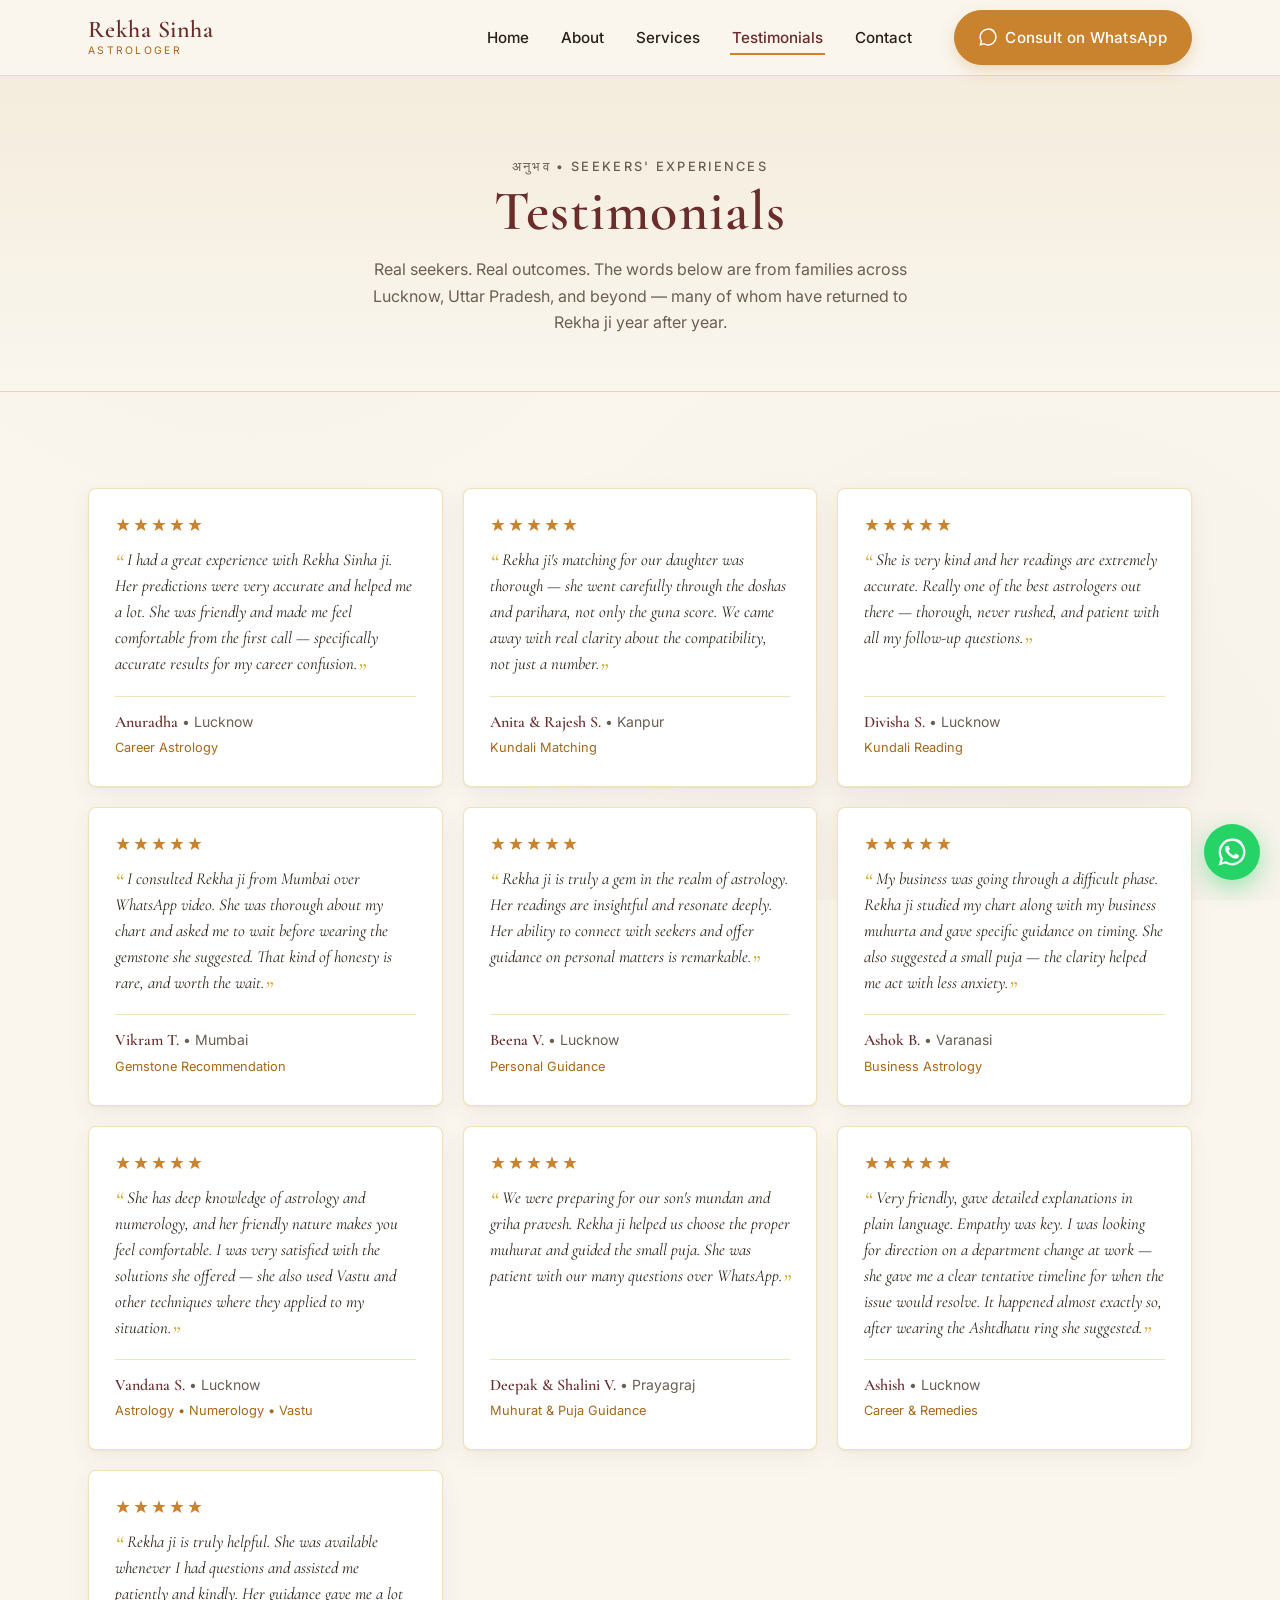
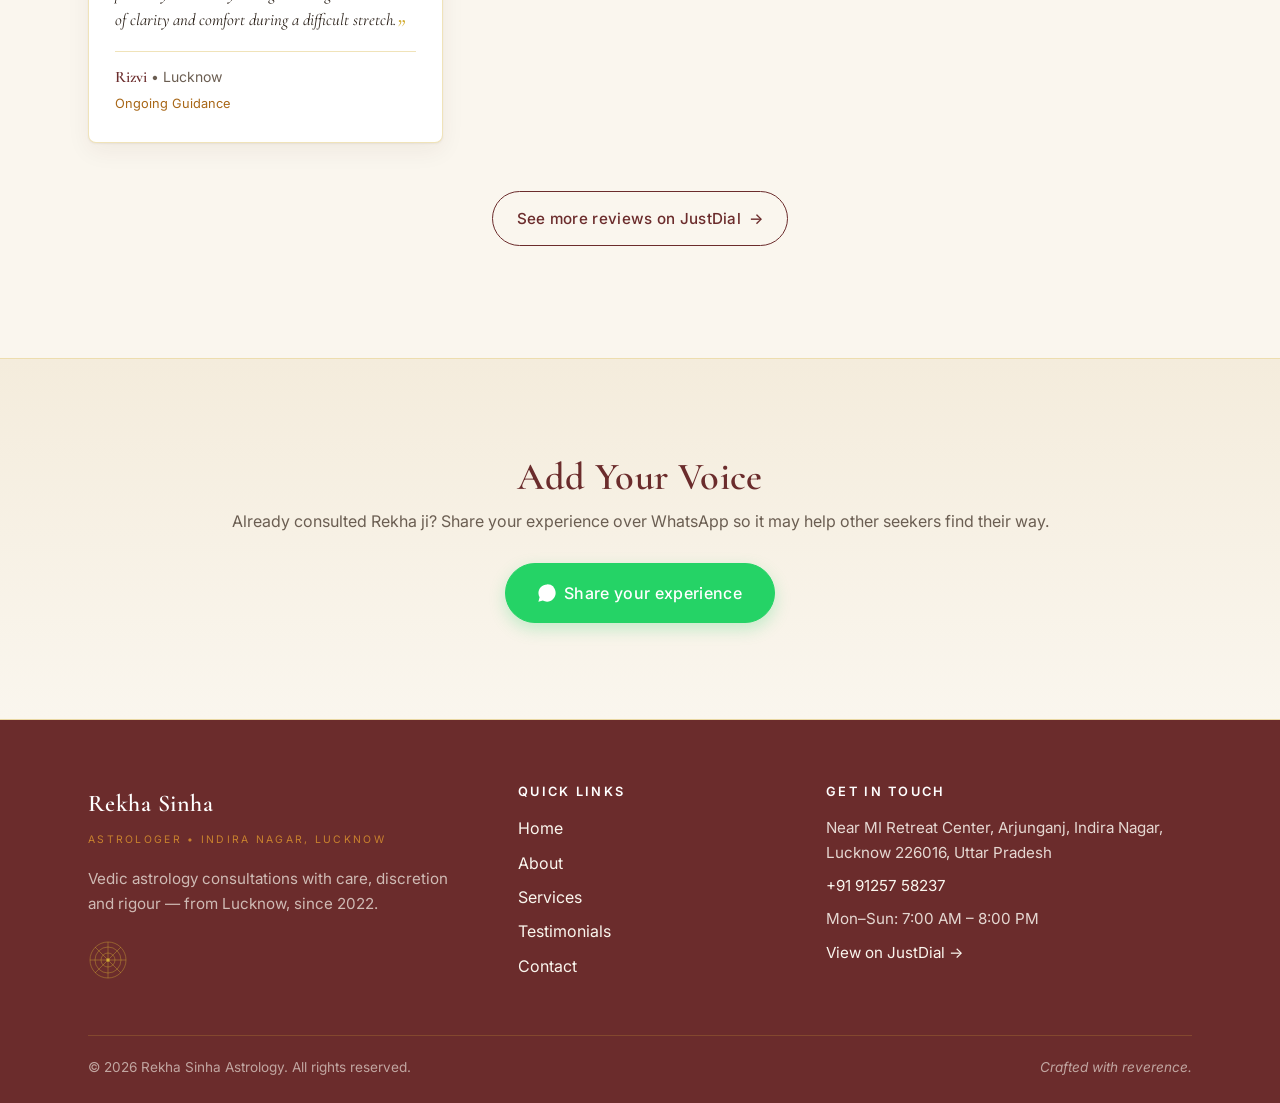
<file: testimonials.html>
<!DOCTYPE html>
<html lang="en">
<head>
  <meta charset="UTF-8" />
  <meta name="viewport" content="width=device-width, initial-scale=1.0" />
  <title>Testimonials • Rekha Sinha Astrology, Lucknow</title>
  <meta name="description" content="Real seekers, real outcomes. Read testimonials from families across Lucknow, UP and India who have consulted Rekha Sinha for kundali, matching, vastu and more." />
  <link rel="canonical" href="./testimonials.html" />
  <meta name="geo.region" content="IN-UP" />
  <meta name="geo.placename" content="Lucknow" />

  <meta property="og:type" content="website" />
  <meta property="og:title" content="Testimonials • Rekha Sinha Astrology" />
  <meta property="og:description" content="Read testimonials from seekers across India who consulted Rekha Sinha." />
  <meta property="og:image" content="assets/img/og-image.jpg" />
  <meta name="twitter:card" content="summary_large_image" />
  <meta name="twitter:title" content="Testimonials • Rekha Sinha Astrology" />
  <meta name="twitter:description" content="Read testimonials from seekers across India who consulted Rekha Sinha." />
  <meta name="twitter:image" content="assets/img/og-image.jpg" />

  <link rel="icon" href="data:image/svg+xml,%3Csvg xmlns='http://www.w3.org/2000/svg' viewBox='0 0 64 64'%3E%3Ccircle cx='32' cy='32' r='28' fill='%236B2C2C'/%3E%3Ctext x='32' y='42' text-anchor='middle' font-family='Georgia,serif' font-size='32' fill='%23D4AF37'%3ER%3C/text%3E%3C/svg%3E" />
  <link rel="preconnect" href="https://fonts.googleapis.com" />
  <link rel="preconnect" href="https://fonts.gstatic.com" crossorigin />
  <link href="https://fonts.googleapis.com/css2?family=Cormorant+Garamond:ital,wght@0,500;0,600;0,700;1,500&family=Inter:wght@400;500;600&display=swap" rel="stylesheet" />
  <link rel="stylesheet" href="assets/css/styles.css" />
  <!-- Owner: to add Google Analytics later, paste your GA4 snippet here. -->
</head>
<body>

<a href="#main" class="skip-link">Skip to content</a>

<header class="site-header">
  <div class="container header-inner">
    <a href="index.html" class="brand" aria-label="Rekha Sinha Astrology — Home">
      <span class="brand-name">Rekha Sinha</span>
      <span class="brand-sub">Astrologer</span>
    </a>
    <nav class="nav" aria-label="Primary">
      <ul class="nav-list">
        <li><a href="index.html" data-nav-link>Home</a></li>
        <li><a href="about.html" data-nav-link>About</a></li>
        <li><a href="services.html" data-nav-link>Services</a></li>
        <li><a href="testimonials.html" data-nav-link>Testimonials</a></li>
        <li><a href="contact.html" data-nav-link>Contact</a></li>
      </ul>
      <a href="#" class="btn btn-primary nav-cta nav-cta-desktop" data-whatsapp>
        <svg aria-hidden="true" viewBox="0 0 24 24" fill="currentColor"><path d="M20.52 3.48A11.94 11.94 0 0 0 12.05.5C5.74.5.57 5.67.57 12c0 2.04.54 4.02 1.56 5.78L.5 23.5l5.86-1.56A11.5 11.5 0 0 0 12.05 23.5c6.31 0 11.48-5.17 11.48-11.5 0-3.07-1.2-5.96-3.01-8.02zM12.05 21.5a9.55 9.55 0 0 1-4.86-1.33l-.35-.2-3.48.92.93-3.39-.23-.36A9.5 9.5 0 1 1 21.55 12c0 5.24-4.27 9.5-9.5 9.5z"/></svg>
        Consult on WhatsApp
      </a>
      <button class="nav-toggle" data-nav-toggle aria-label="Open menu" aria-expanded="false">
        <svg aria-hidden="true" viewBox="0 0 24 24" fill="none" stroke="currentColor" stroke-width="2"><path d="M3 6h18M3 12h18M3 18h18" stroke-linecap="round"/></svg>
      </button>
    </nav>
  </div>
</header>

<div class="mobile-nav" data-mobile-nav aria-hidden="true">
  <div class="mobile-nav-top">
    <span class="brand">
      <span class="brand-name">Rekha Sinha</span>
      <span class="brand-sub">Astrologer</span>
    </span>
    <button class="nav-toggle" data-nav-close aria-label="Close menu">
      <svg aria-hidden="true" viewBox="0 0 24 24" fill="none" stroke="currentColor" stroke-width="2"><path d="M6 6l12 12M18 6L6 18" stroke-linecap="round"/></svg>
    </button>
  </div>
  <ul class="mobile-nav-list">
    <li><a href="index.html">Home</a></li>
    <li><a href="about.html">About</a></li>
    <li><a href="services.html">Services</a></li>
    <li><a href="testimonials.html">Testimonials</a></li>
    <li><a href="contact.html">Contact</a></li>
  </ul>
  <a href="#" class="btn btn-primary" data-whatsapp>Consult on WhatsApp</a>
</div>

<main id="main">

  <section class="page-header">
    <div class="container">
      <p class="eyebrow"><span class="devanagari">अनुभव</span> • Seekers' Experiences</p>
      <h1>Testimonials</h1>
      <p>Real seekers. Real outcomes. The words below are from families across Lucknow, Uttar Pradesh, and beyond — many of whom have returned to Rekha ji year after year.</p>
    </div>
  </section>

  <section>
    <div class="container">
      <!-- These testimonials are realistic placeholders. Owner should replace with verified reviews from JustDial / Google before going live. -->
      <div class="testimonials-grid">

        <article class="testimonial-card-inner reveal">
          <div class="stars" aria-label="5 out of 5 stars">
            <svg viewBox="0 0 24 24" fill="currentColor" aria-hidden="true"><path d="M12 2l2.39 6.96H22l-5.81 4.22L18.58 21 12 16.78 5.42 21l2.39-7.82L2 8.96h7.61L12 2z"/></svg>
            <svg viewBox="0 0 24 24" fill="currentColor" aria-hidden="true"><path d="M12 2l2.39 6.96H22l-5.81 4.22L18.58 21 12 16.78 5.42 21l2.39-7.82L2 8.96h7.61L12 2z"/></svg>
            <svg viewBox="0 0 24 24" fill="currentColor" aria-hidden="true"><path d="M12 2l2.39 6.96H22l-5.81 4.22L18.58 21 12 16.78 5.42 21l2.39-7.82L2 8.96h7.61L12 2z"/></svg>
            <svg viewBox="0 0 24 24" fill="currentColor" aria-hidden="true"><path d="M12 2l2.39 6.96H22l-5.81 4.22L18.58 21 12 16.78 5.42 21l2.39-7.82L2 8.96h7.61L12 2z"/></svg>
            <svg viewBox="0 0 24 24" fill="currentColor" aria-hidden="true"><path d="M12 2l2.39 6.96H22l-5.81 4.22L18.58 21 12 16.78 5.42 21l2.39-7.82L2 8.96h7.61L12 2z"/></svg>
          </div>
          <p class="quote">I had a great experience with Rekha Sinha ji. Her predictions were very accurate and helped me a lot. She was friendly and made me feel comfortable from the first call — specifically accurate results for my career confusion.</p>
          <div class="attrib"><strong>Anuradha</strong> • Lucknow<span class="service-tag">Career Astrology</span></div>
        </article>

        <article class="testimonial-card-inner reveal">
          <div class="stars" aria-label="5 out of 5 stars">
            <svg viewBox="0 0 24 24" fill="currentColor" aria-hidden="true"><path d="M12 2l2.39 6.96H22l-5.81 4.22L18.58 21 12 16.78 5.42 21l2.39-7.82L2 8.96h7.61L12 2z"/></svg>
            <svg viewBox="0 0 24 24" fill="currentColor" aria-hidden="true"><path d="M12 2l2.39 6.96H22l-5.81 4.22L18.58 21 12 16.78 5.42 21l2.39-7.82L2 8.96h7.61L12 2z"/></svg>
            <svg viewBox="0 0 24 24" fill="currentColor" aria-hidden="true"><path d="M12 2l2.39 6.96H22l-5.81 4.22L18.58 21 12 16.78 5.42 21l2.39-7.82L2 8.96h7.61L12 2z"/></svg>
            <svg viewBox="0 0 24 24" fill="currentColor" aria-hidden="true"><path d="M12 2l2.39 6.96H22l-5.81 4.22L18.58 21 12 16.78 5.42 21l2.39-7.82L2 8.96h7.61L12 2z"/></svg>
            <svg viewBox="0 0 24 24" fill="currentColor" aria-hidden="true"><path d="M12 2l2.39 6.96H22l-5.81 4.22L18.58 21 12 16.78 5.42 21l2.39-7.82L2 8.96h7.61L12 2z"/></svg>
          </div>
          <p class="quote">Rekha ji's matching for our daughter was thorough — she went carefully through the doshas and parihara, not only the guna score. We came away with real clarity about the compatibility, not just a number.</p>
          <div class="attrib"><strong>Anita & Rajesh S.</strong> • Kanpur<span class="service-tag">Kundali Matching</span></div>
        </article>

        <article class="testimonial-card-inner reveal">
          <div class="stars" aria-label="5 out of 5 stars">
            <svg viewBox="0 0 24 24" fill="currentColor" aria-hidden="true"><path d="M12 2l2.39 6.96H22l-5.81 4.22L18.58 21 12 16.78 5.42 21l2.39-7.82L2 8.96h7.61L12 2z"/></svg>
            <svg viewBox="0 0 24 24" fill="currentColor" aria-hidden="true"><path d="M12 2l2.39 6.96H22l-5.81 4.22L18.58 21 12 16.78 5.42 21l2.39-7.82L2 8.96h7.61L12 2z"/></svg>
            <svg viewBox="0 0 24 24" fill="currentColor" aria-hidden="true"><path d="M12 2l2.39 6.96H22l-5.81 4.22L18.58 21 12 16.78 5.42 21l2.39-7.82L2 8.96h7.61L12 2z"/></svg>
            <svg viewBox="0 0 24 24" fill="currentColor" aria-hidden="true"><path d="M12 2l2.39 6.96H22l-5.81 4.22L18.58 21 12 16.78 5.42 21l2.39-7.82L2 8.96h7.61L12 2z"/></svg>
            <svg viewBox="0 0 24 24" fill="currentColor" aria-hidden="true"><path d="M12 2l2.39 6.96H22l-5.81 4.22L18.58 21 12 16.78 5.42 21l2.39-7.82L2 8.96h7.61L12 2z"/></svg>
          </div>
          <p class="quote">She is very kind and her readings are extremely accurate. Really one of the best astrologers out there — thorough, never rushed, and patient with all my follow-up questions.</p>
          <div class="attrib"><strong>Divisha S.</strong> • Lucknow<span class="service-tag">Kundali Reading</span></div>
        </article>

        <article class="testimonial-card-inner reveal">
          <div class="stars" aria-label="5 out of 5 stars">
            <svg viewBox="0 0 24 24" fill="currentColor" aria-hidden="true"><path d="M12 2l2.39 6.96H22l-5.81 4.22L18.58 21 12 16.78 5.42 21l2.39-7.82L2 8.96h7.61L12 2z"/></svg>
            <svg viewBox="0 0 24 24" fill="currentColor" aria-hidden="true"><path d="M12 2l2.39 6.96H22l-5.81 4.22L18.58 21 12 16.78 5.42 21l2.39-7.82L2 8.96h7.61L12 2z"/></svg>
            <svg viewBox="0 0 24 24" fill="currentColor" aria-hidden="true"><path d="M12 2l2.39 6.96H22l-5.81 4.22L18.58 21 12 16.78 5.42 21l2.39-7.82L2 8.96h7.61L12 2z"/></svg>
            <svg viewBox="0 0 24 24" fill="currentColor" aria-hidden="true"><path d="M12 2l2.39 6.96H22l-5.81 4.22L18.58 21 12 16.78 5.42 21l2.39-7.82L2 8.96h7.61L12 2z"/></svg>
            <svg viewBox="0 0 24 24" fill="currentColor" aria-hidden="true"><path d="M12 2l2.39 6.96H22l-5.81 4.22L18.58 21 12 16.78 5.42 21l2.39-7.82L2 8.96h7.61L12 2z"/></svg>
          </div>
          <p class="quote">I consulted Rekha ji from Mumbai over WhatsApp video. She was thorough about my chart and asked me to wait before wearing the gemstone she suggested. That kind of honesty is rare, and worth the wait.</p>
          <div class="attrib"><strong>Vikram T.</strong> • Mumbai<span class="service-tag">Gemstone Recommendation</span></div>
        </article>

        <article class="testimonial-card-inner reveal">
          <div class="stars" aria-label="5 out of 5 stars">
            <svg viewBox="0 0 24 24" fill="currentColor" aria-hidden="true"><path d="M12 2l2.39 6.96H22l-5.81 4.22L18.58 21 12 16.78 5.42 21l2.39-7.82L2 8.96h7.61L12 2z"/></svg>
            <svg viewBox="0 0 24 24" fill="currentColor" aria-hidden="true"><path d="M12 2l2.39 6.96H22l-5.81 4.22L18.58 21 12 16.78 5.42 21l2.39-7.82L2 8.96h7.61L12 2z"/></svg>
            <svg viewBox="0 0 24 24" fill="currentColor" aria-hidden="true"><path d="M12 2l2.39 6.96H22l-5.81 4.22L18.58 21 12 16.78 5.42 21l2.39-7.82L2 8.96h7.61L12 2z"/></svg>
            <svg viewBox="0 0 24 24" fill="currentColor" aria-hidden="true"><path d="M12 2l2.39 6.96H22l-5.81 4.22L18.58 21 12 16.78 5.42 21l2.39-7.82L2 8.96h7.61L12 2z"/></svg>
            <svg viewBox="0 0 24 24" fill="currentColor" aria-hidden="true"><path d="M12 2l2.39 6.96H22l-5.81 4.22L18.58 21 12 16.78 5.42 21l2.39-7.82L2 8.96h7.61L12 2z"/></svg>
          </div>
          <p class="quote">Rekha ji is truly a gem in the realm of astrology. Her readings are insightful and resonate deeply. Her ability to connect with seekers and offer guidance on personal matters is remarkable.</p>
          <div class="attrib"><strong>Beena V.</strong> • Lucknow<span class="service-tag">Personal Guidance</span></div>
        </article>

        <article class="testimonial-card-inner reveal">
          <div class="stars" aria-label="5 out of 5 stars">
            <svg viewBox="0 0 24 24" fill="currentColor" aria-hidden="true"><path d="M12 2l2.39 6.96H22l-5.81 4.22L18.58 21 12 16.78 5.42 21l2.39-7.82L2 8.96h7.61L12 2z"/></svg>
            <svg viewBox="0 0 24 24" fill="currentColor" aria-hidden="true"><path d="M12 2l2.39 6.96H22l-5.81 4.22L18.58 21 12 16.78 5.42 21l2.39-7.82L2 8.96h7.61L12 2z"/></svg>
            <svg viewBox="0 0 24 24" fill="currentColor" aria-hidden="true"><path d="M12 2l2.39 6.96H22l-5.81 4.22L18.58 21 12 16.78 5.42 21l2.39-7.82L2 8.96h7.61L12 2z"/></svg>
            <svg viewBox="0 0 24 24" fill="currentColor" aria-hidden="true"><path d="M12 2l2.39 6.96H22l-5.81 4.22L18.58 21 12 16.78 5.42 21l2.39-7.82L2 8.96h7.61L12 2z"/></svg>
            <svg viewBox="0 0 24 24" fill="currentColor" aria-hidden="true"><path d="M12 2l2.39 6.96H22l-5.81 4.22L18.58 21 12 16.78 5.42 21l2.39-7.82L2 8.96h7.61L12 2z"/></svg>
          </div>
          <p class="quote">My business was going through a difficult phase. Rekha ji studied my chart along with my business muhurta and gave specific guidance on timing. She also suggested a small puja — the clarity helped me act with less anxiety.</p>
          <div class="attrib"><strong>Ashok B.</strong> • Varanasi<span class="service-tag">Business Astrology</span></div>
        </article>

        <article class="testimonial-card-inner reveal">
          <div class="stars" aria-label="5 out of 5 stars">
            <svg viewBox="0 0 24 24" fill="currentColor" aria-hidden="true"><path d="M12 2l2.39 6.96H22l-5.81 4.22L18.58 21 12 16.78 5.42 21l2.39-7.82L2 8.96h7.61L12 2z"/></svg>
            <svg viewBox="0 0 24 24" fill="currentColor" aria-hidden="true"><path d="M12 2l2.39 6.96H22l-5.81 4.22L18.58 21 12 16.78 5.42 21l2.39-7.82L2 8.96h7.61L12 2z"/></svg>
            <svg viewBox="0 0 24 24" fill="currentColor" aria-hidden="true"><path d="M12 2l2.39 6.96H22l-5.81 4.22L18.58 21 12 16.78 5.42 21l2.39-7.82L2 8.96h7.61L12 2z"/></svg>
            <svg viewBox="0 0 24 24" fill="currentColor" aria-hidden="true"><path d="M12 2l2.39 6.96H22l-5.81 4.22L18.58 21 12 16.78 5.42 21l2.39-7.82L2 8.96h7.61L12 2z"/></svg>
            <svg viewBox="0 0 24 24" fill="currentColor" aria-hidden="true"><path d="M12 2l2.39 6.96H22l-5.81 4.22L18.58 21 12 16.78 5.42 21l2.39-7.82L2 8.96h7.61L12 2z"/></svg>
          </div>
          <p class="quote">She has deep knowledge of astrology and numerology, and her friendly nature makes you feel comfortable. I was very satisfied with the solutions she offered — she also used Vastu and other techniques where they applied to my situation.</p>
          <div class="attrib"><strong>Vandana S.</strong> • Lucknow<span class="service-tag">Astrology • Numerology • Vastu</span></div>
        </article>

        <article class="testimonial-card-inner reveal">
          <div class="stars" aria-label="5 out of 5 stars">
            <svg viewBox="0 0 24 24" fill="currentColor" aria-hidden="true"><path d="M12 2l2.39 6.96H22l-5.81 4.22L18.58 21 12 16.78 5.42 21l2.39-7.82L2 8.96h7.61L12 2z"/></svg>
            <svg viewBox="0 0 24 24" fill="currentColor" aria-hidden="true"><path d="M12 2l2.39 6.96H22l-5.81 4.22L18.58 21 12 16.78 5.42 21l2.39-7.82L2 8.96h7.61L12 2z"/></svg>
            <svg viewBox="0 0 24 24" fill="currentColor" aria-hidden="true"><path d="M12 2l2.39 6.96H22l-5.81 4.22L18.58 21 12 16.78 5.42 21l2.39-7.82L2 8.96h7.61L12 2z"/></svg>
            <svg viewBox="0 0 24 24" fill="currentColor" aria-hidden="true"><path d="M12 2l2.39 6.96H22l-5.81 4.22L18.58 21 12 16.78 5.42 21l2.39-7.82L2 8.96h7.61L12 2z"/></svg>
            <svg viewBox="0 0 24 24" fill="currentColor" aria-hidden="true"><path d="M12 2l2.39 6.96H22l-5.81 4.22L18.58 21 12 16.78 5.42 21l2.39-7.82L2 8.96h7.61L12 2z"/></svg>
          </div>
          <p class="quote">We were preparing for our son's mundan and griha pravesh. Rekha ji helped us choose the proper muhurat and guided the small puja. She was patient with our many questions over WhatsApp.</p>
          <div class="attrib"><strong>Deepak & Shalini V.</strong> • Prayagraj<span class="service-tag">Muhurat & Puja Guidance</span></div>
        </article>

        <article class="testimonial-card-inner reveal">
          <div class="stars" aria-label="5 out of 5 stars">
            <svg viewBox="0 0 24 24" fill="currentColor" aria-hidden="true"><path d="M12 2l2.39 6.96H22l-5.81 4.22L18.58 21 12 16.78 5.42 21l2.39-7.82L2 8.96h7.61L12 2z"/></svg>
            <svg viewBox="0 0 24 24" fill="currentColor" aria-hidden="true"><path d="M12 2l2.39 6.96H22l-5.81 4.22L18.58 21 12 16.78 5.42 21l2.39-7.82L2 8.96h7.61L12 2z"/></svg>
            <svg viewBox="0 0 24 24" fill="currentColor" aria-hidden="true"><path d="M12 2l2.39 6.96H22l-5.81 4.22L18.58 21 12 16.78 5.42 21l2.39-7.82L2 8.96h7.61L12 2z"/></svg>
            <svg viewBox="0 0 24 24" fill="currentColor" aria-hidden="true"><path d="M12 2l2.39 6.96H22l-5.81 4.22L18.58 21 12 16.78 5.42 21l2.39-7.82L2 8.96h7.61L12 2z"/></svg>
            <svg viewBox="0 0 24 24" fill="currentColor" aria-hidden="true"><path d="M12 2l2.39 6.96H22l-5.81 4.22L18.58 21 12 16.78 5.42 21l2.39-7.82L2 8.96h7.61L12 2z"/></svg>
          </div>
          <p class="quote">Very friendly, gave detailed explanations in plain language. Empathy was key. I was looking for direction on a department change at work — she gave me a clear tentative timeline for when the issue would resolve. It happened almost exactly so, after wearing the Ashtdhatu ring she suggested.</p>
          <div class="attrib"><strong>Ashish</strong> • Lucknow<span class="service-tag">Career & Remedies</span></div>
        </article>

        <article class="testimonial-card-inner reveal">
          <div class="stars" aria-label="5 out of 5 stars">
            <svg viewBox="0 0 24 24" fill="currentColor" aria-hidden="true"><path d="M12 2l2.39 6.96H22l-5.81 4.22L18.58 21 12 16.78 5.42 21l2.39-7.82L2 8.96h7.61L12 2z"/></svg>
            <svg viewBox="0 0 24 24" fill="currentColor" aria-hidden="true"><path d="M12 2l2.39 6.96H22l-5.81 4.22L18.58 21 12 16.78 5.42 21l2.39-7.82L2 8.96h7.61L12 2z"/></svg>
            <svg viewBox="0 0 24 24" fill="currentColor" aria-hidden="true"><path d="M12 2l2.39 6.96H22l-5.81 4.22L18.58 21 12 16.78 5.42 21l2.39-7.82L2 8.96h7.61L12 2z"/></svg>
            <svg viewBox="0 0 24 24" fill="currentColor" aria-hidden="true"><path d="M12 2l2.39 6.96H22l-5.81 4.22L18.58 21 12 16.78 5.42 21l2.39-7.82L2 8.96h7.61L12 2z"/></svg>
            <svg viewBox="0 0 24 24" fill="currentColor" aria-hidden="true"><path d="M12 2l2.39 6.96H22l-5.81 4.22L18.58 21 12 16.78 5.42 21l2.39-7.82L2 8.96h7.61L12 2z"/></svg>
          </div>
          <p class="quote">Rekha ji is truly helpful. She was available whenever I had questions and assisted me patiently and kindly. Her guidance gave me a lot of clarity and comfort during a difficult stretch.</p>
          <div class="attrib"><strong>Rizvi</strong> • Lucknow<span class="service-tag">Ongoing Guidance</span></div>
        </article>

      </div>

      <p class="text-center" style="margin-top: 48px;">
        <a href="#" data-config-href="justdial" target="_blank" rel="noopener" class="btn btn-ghost">See more reviews on JustDial <span aria-hidden="true">→</span></a>
      </p>
    </div>
  </section>

  <section class="cta-band reveal">
    <div class="container">
      <h2>Add Your Voice</h2>
      <p>Already consulted Rekha ji? Share your experience over WhatsApp so it may help other seekers find their way.</p>
      <a href="#" class="btn btn-whatsapp btn-lg" data-whatsapp data-whatsapp-message="Namaste Rekha ji, I would like to share my testimonial about my consultation experience.">
        <svg aria-hidden="true" viewBox="0 0 24 24" fill="currentColor"><path d="M20.52 3.48A11.94 11.94 0 0 0 12.05.5C5.74.5.57 5.67.57 12c0 2.04.54 4.02 1.56 5.78L.5 23.5l5.86-1.56A11.5 11.5 0 0 0 12.05 23.5c6.31 0 11.48-5.17 11.48-11.5 0-3.07-1.2-5.96-3.01-8.02z"/></svg>
        Share your experience
      </a>
    </div>
  </section>

</main>

<footer class="site-footer">
  <div class="container">
    <div class="footer-grid">
      <div class="footer-brand">
        <span class="brand-name">Rekha Sinha</span><br/>
        <span class="brand-sub">Astrologer • Indira Nagar, Lucknow</span>
        <p>Vedic astrology consultations with care, discretion and rigour — from Lucknow, since 2022.</p>
        <div class="footer-mark" aria-hidden="true">
          <svg viewBox="0 0 80 80" fill="none" stroke="currentColor" stroke-width="0.8">
            <circle cx="40" cy="40" r="14"/>
            <circle cx="40" cy="40" r="26"/>
            <circle cx="40" cy="40" r="36"/>
            <path d="M40 4v72M4 40h72M14 14l52 52M66 14L14 66"/>
            <circle cx="40" cy="40" r="3" fill="currentColor"/>
          </svg>
        </div>
      </div>
      <div>
        <h4>Quick Links</h4>
        <ul class="footer-links">
          <li><a href="index.html">Home</a></li>
          <li><a href="about.html">About</a></li>
          <li><a href="services.html">Services</a></li>
          <li><a href="testimonials.html">Testimonials</a></li>
          <li><a href="contact.html">Contact</a></li>
        </ul>
      </div>
      <div class="footer-contact">
        <h4>Get in Touch</h4>
        <p data-config="address">Indira Nagar, Lucknow, Uttar Pradesh 226016</p>
        <p><a href="#" data-config-href="phone"><span data-config="phone">+91-XXXXXXXXXX</span></a></p>
        <p><a href="#" data-config-href="email"><span data-config="email">rekhasingh.astrologer@example.com</span></a></p>
        <p data-config="hours">Mon–Sun: 9:00 AM – 8:00 PM</p>
        <p><a href="#" data-config-href="justdial" target="_blank" rel="noopener">View on JustDial →</a></p>
      </div>
    </div>
    <div class="footer-bottom">
      <span>© <span data-year>2026</span> Rekha Sinha Astrology. All rights reserved.</span>
      <span class="crafted">Crafted with reverence.</span>
    </div>
  </div>
</footer>

<a href="#" class="fab-whatsapp" data-whatsapp aria-label="Chat on WhatsApp">
  <svg aria-hidden="true" viewBox="0 0 24 24" fill="currentColor"><path d="M20.52 3.48A11.94 11.94 0 0 0 12.05.5C5.74.5.57 5.67.57 12c0 2.04.54 4.02 1.56 5.78L.5 23.5l5.86-1.56A11.5 11.5 0 0 0 12.05 23.5c6.31 0 11.48-5.17 11.48-11.5 0-3.07-1.2-5.96-3.01-8.02zM12.05 21.5a9.55 9.55 0 0 1-4.86-1.33l-.35-.2-3.48.92.93-3.39-.23-.36A9.5 9.5 0 1 1 21.55 12c0 5.24-4.27 9.5-9.5 9.5z"/><path d="M17.36 14.4c-.29-.14-1.72-.85-1.99-.95-.27-.1-.46-.14-.66.14-.2.29-.76.95-.93 1.14-.17.2-.34.21-.63.07-.29-.14-1.23-.45-2.34-1.43-.86-.77-1.45-1.71-1.62-2-.17-.29-.02-.45.13-.59.13-.13.29-.34.43-.51.14-.17.2-.29.29-.49.1-.2.05-.37-.03-.51-.07-.14-.66-1.59-.9-2.18-.24-.58-.48-.5-.66-.51l-.56-.01c-.2 0-.51.07-.78.37-.27.29-1.03 1-1.03 2.45s1.06 2.83 1.21 3.03c.14.2 2.07 3.16 5.02 4.43.7.3 1.25.48 1.68.62.71.23 1.35.2 1.86.12.57-.09 1.72-.7 1.97-1.39.24-.69.24-1.27.17-1.39-.07-.12-.27-.2-.56-.34z"/></svg>
</a>

<script src="assets/config.js"></script>
<script src="assets/js/main.js"></script>
</body>
</html>
</file>
<file: assets/css/styles.css>
/* =====================================================
   Rekha Singh Astrology — Styles
   Single stylesheet, no frameworks.
   ===================================================== */

/* ---------- Tokens ---------- */
:root {
  --saffron: #C9822E;
  --saffron-dark: #A86717;
  --deep-maroon: #6B2C2C;
  --cream: #FAF6EE;
  --cream-2: #F4ECDC;
  --ivory: #FFFFFF;
  --ink: #2A2018;
  --muted: #6B5E52;
  --gold-line: #D4AF37;
  --gold-line-soft: rgba(212, 175, 55, 0.35);
  --shadow: 0 1px 2px rgba(60, 30, 10, 0.06), 0 8px 24px rgba(60, 30, 10, 0.06);
  --shadow-hover: 0 4px 8px rgba(60, 30, 10, 0.08), 0 18px 40px rgba(60, 30, 10, 0.10);
  --whatsapp: #25D366;
  --whatsapp-dark: #128C7E;
  --radius: 8px;
  --radius-lg: 14px;
  --max: 1200px;
  --pad-x: 24px;
  --pad-x-lg: 48px;
  --pad-y: 64px;
  --pad-y-lg: 96px;
  --header-h: 76px;
  --font-display: "Cormorant Garamond", "EB Garamond", Georgia, "Times New Roman", serif;
  --font-body: "Inter", -apple-system, BlinkMacSystemFont, "Segoe UI", Roboto, system-ui, sans-serif;
}

/* ---------- Reset ---------- */
*, *::before, *::after { box-sizing: border-box; }
html { -webkit-text-size-adjust: 100%; scroll-behavior: smooth; }
@media (prefers-reduced-motion: reduce) {
  html { scroll-behavior: auto; }
  *, *::before, *::after { animation-duration: 0.001ms !important; animation-iteration-count: 1 !important; transition-duration: 0.001ms !important; }
}
body {
  margin: 0;
  font-family: var(--font-body);
  font-size: 16px;
  line-height: 1.65;
  color: var(--ink);
  background-color: var(--cream);
  background-image:
    radial-gradient(circle at 20% 10%, rgba(201, 130, 46, 0.04), transparent 40%),
    radial-gradient(circle at 80% 90%, rgba(107, 44, 44, 0.03), transparent 45%);
  background-attachment: fixed;
  -webkit-font-smoothing: antialiased;
  -moz-osx-font-smoothing: grayscale;
}
img, svg { max-width: 100%; display: block; }
a { color: var(--saffron-dark); text-decoration: none; transition: color 0.2s ease; }
a:hover { color: var(--deep-maroon); }
button { font: inherit; cursor: pointer; }

/* ---------- Skip link ---------- */
.skip-link {
  position: absolute; left: -9999px; top: 0;
  background: var(--deep-maroon); color: var(--ivory);
  padding: 12px 20px; z-index: 1000; border-radius: 0 0 var(--radius) 0;
  font-weight: 500;
}
.skip-link:focus { left: 0; outline: 2px solid var(--saffron); outline-offset: 2px; color: var(--ivory); }

/* ---------- Focus ---------- */
:focus-visible {
  outline: 2px solid var(--saffron);
  outline-offset: 2px;
  border-radius: 2px;
}

/* ---------- Typography ---------- */
h1, h2, h3, h4 {
  font-family: var(--font-display);
  font-weight: 600;
  color: var(--deep-maroon);
  line-height: 1.18;
  margin: 0 0 0.5em;
  letter-spacing: 0.01em;
}
h1 { font-size: clamp(2.25rem, 4.5vw, 3.5rem); letter-spacing: 0.02em; }
h2 { font-size: clamp(1.75rem, 3vw, 2.5rem); }
h3 { font-size: clamp(1.25rem, 2vw, 1.5rem); }
h4 { font-size: 1.1rem; }
p { margin: 0 0 1em; color: var(--ink); }
.eyebrow {
  font-family: var(--font-body);
  font-size: 0.8rem;
  font-weight: 500;
  letter-spacing: 0.18em;
  text-transform: uppercase;
  color: var(--saffron-dark);
  margin: 0 0 1rem;
}
.lead { font-size: 1.125rem; color: var(--muted); }
.devanagari {
  font-family: var(--font-display), "Noto Serif Devanagari", "Mangal", serif;
  font-weight: 500;
}

/* ---------- Layout ---------- */
.container {
  width: 100%;
  max-width: var(--max);
  margin: 0 auto;
  padding: 0 var(--pad-x);
}
@media (min-width: 768px) {
  .container { padding: 0 var(--pad-x-lg); }
}
section {
  padding: var(--pad-y) 0;
}
@media (min-width: 768px) {
  section { padding: var(--pad-y-lg) 0; }
}
.section-tint { background: var(--cream-2); }
.text-center { text-align: center; }

/* ---------- Divider with ornament ---------- */
.divider {
  display: flex; align-items: center; justify-content: center; gap: 20px;
  margin: 8px auto 40px;
  max-width: 480px;
}
.divider::before, .divider::after {
  content: ""; flex: 1; height: 1px;
  background: linear-gradient(to right, transparent, var(--gold-line-soft), transparent);
}
.divider svg { width: 28px; height: 28px; opacity: 0.85; flex-shrink: 0; }

/* ---------- Header ---------- */
.site-header {
  position: sticky; top: 0; z-index: 100;
  background: rgba(250, 246, 238, 0.92);
  backdrop-filter: saturate(180%) blur(10px);
  -webkit-backdrop-filter: saturate(180%) blur(10px);
  border-bottom: 1px solid var(--gold-line-soft);
  height: var(--header-h);
}
.header-inner {
  display: flex; align-items: center; justify-content: space-between;
  height: 100%;
}
.brand {
  display: flex; flex-direction: column; line-height: 1;
  color: var(--deep-maroon);
}
.brand-name {
  font-family: var(--font-display);
  font-size: 1.5rem;
  font-weight: 600;
  letter-spacing: 0.02em;
}
.brand-sub {
  font-family: var(--font-body);
  font-size: 0.65rem;
  letter-spacing: 0.22em;
  text-transform: uppercase;
  color: var(--saffron-dark);
  margin-top: 4px;
}
.nav {
  display: flex; align-items: center; gap: 28px;
}
.nav-list {
  display: flex; gap: 28px; list-style: none; margin: 0; padding: 0;
}
.nav-list a {
  color: var(--ink);
  font-size: 0.95rem;
  font-weight: 500;
  padding: 6px 2px;
  border-bottom: 2px solid transparent;
  transition: color 0.2s, border-color 0.2s;
}
.nav-list a:hover, .nav-list a.is-active {
  color: var(--deep-maroon);
  border-bottom-color: var(--saffron);
}
.nav-cta { margin-left: 12px; }
.nav-toggle {
  display: none;
  background: transparent;
  border: 1px solid var(--gold-line-soft);
  border-radius: var(--radius);
  width: 44px; height: 44px;
  align-items: center; justify-content: center;
  color: var(--deep-maroon);
}
.nav-toggle svg { width: 22px; height: 22px; }

/* Mobile nav */
@media (max-width: 900px) {
  .nav-list, .nav-cta-desktop { display: none; }
  .nav-toggle { display: inline-flex; }
}
.mobile-nav {
  position: fixed; inset: 0;
  background: var(--cream);
  z-index: 200;
  display: none;
  flex-direction: column;
  padding: 24px var(--pad-x);
}
.mobile-nav.is-open { display: flex; }
.mobile-nav-top {
  display: flex; align-items: center; justify-content: space-between;
  margin-bottom: 32px;
}
.mobile-nav-list {
  list-style: none; margin: 0; padding: 0;
  display: flex; flex-direction: column; gap: 4px;
}
.mobile-nav-list a {
  display: block;
  font-family: var(--font-display);
  font-size: 1.5rem;
  color: var(--deep-maroon);
  padding: 12px 0;
  border-bottom: 1px solid var(--gold-line-soft);
}
.mobile-nav .btn { margin-top: 32px; align-self: flex-start; }

/* ---------- Buttons ---------- */
.btn {
  display: inline-flex; align-items: center; justify-content: center; gap: 8px;
  padding: 14px 24px;
  font-family: var(--font-body);
  font-size: 0.95rem;
  font-weight: 500;
  letter-spacing: 0.02em;
  border-radius: 999px;
  border: 1.5px solid transparent;
  background: transparent;
  cursor: pointer;
  transition: transform 0.15s ease, background 0.2s ease, color 0.2s ease, border-color 0.2s ease, box-shadow 0.2s ease;
  text-decoration: none;
  white-space: nowrap;
}
.btn:hover { transform: translateY(-1px); }
.btn:active { transform: translateY(0); }

.btn-primary {
  background: var(--saffron);
  color: var(--ivory);
  border-color: var(--saffron);
  box-shadow: 0 6px 16px rgba(201, 130, 46, 0.25);
}
.btn-primary:hover {
  background: var(--saffron-dark);
  border-color: var(--saffron-dark);
  color: var(--ivory);
}
.btn-ghost {
  color: var(--deep-maroon);
  border-color: var(--deep-maroon);
}
.btn-ghost:hover {
  background: var(--deep-maroon);
  color: var(--ivory);
}
.btn-whatsapp {
  background: var(--whatsapp);
  color: var(--ivory);
  border-color: var(--whatsapp);
  box-shadow: 0 6px 16px rgba(37, 211, 102, 0.25);
}
.btn-whatsapp:hover {
  background: var(--whatsapp-dark);
  border-color: var(--whatsapp-dark);
  color: var(--ivory);
}
.btn svg { width: 18px; height: 18px; }
.btn-lg { padding: 16px 32px; font-size: 1rem; }

/* ---------- Hero ---------- */
.hero {
  padding: 64px 0 80px;
  position: relative;
  overflow: hidden;
}
@media (min-width: 768px) {
  .hero { padding: 80px 0 120px; min-height: calc(100vh - var(--header-h)); display: flex; align-items: center; }
}
.hero-grid {
  display: grid;
  grid-template-columns: 1fr;
  gap: 48px;
  align-items: center;
}
@media (min-width: 900px) {
  .hero-grid { grid-template-columns: 6fr 4fr; gap: 64px; }
}
.hero h1 { margin: 0 0 16px; max-width: 14ch; }
.hero p.lead { max-width: 52ch; margin-bottom: 32px; }
.hero-ctas {
  display: flex; flex-wrap: wrap; gap: 14px;
  margin-bottom: 40px;
}
.trust-row {
  display: flex; flex-wrap: wrap; gap: 12px 28px;
  font-size: 0.875rem;
  color: var(--muted);
  align-items: center;
}
.trust-item {
  display: inline-flex; align-items: center; gap: 8px;
}
.trust-item svg { width: 18px; height: 18px; color: var(--saffron); flex-shrink: 0; }
.trust-item a { color: var(--muted); border-bottom: 1px dotted var(--gold-line-soft); }
.trust-item a:hover { color: var(--deep-maroon); }

/* Portrait frame */
.portrait-frame {
  position: relative;
  max-width: 420px;
  margin: 0 auto;
  aspect-ratio: 3 / 4;
}
.portrait-frame svg.frame-bg {
  position: absolute; inset: 0; width: 100%; height: 100%;
  z-index: 0; opacity: 0.55;
}
.portrait-frame .portrait-inner {
  position: relative;
  z-index: 1;
  width: 86%;
  height: 86%;
  margin: 7% auto;
  border: 1px solid var(--gold-line);
  border-radius: 6px;
  background: var(--ivory);
  display: flex; align-items: flex-end; justify-content: center;
  overflow: hidden;
  box-shadow: var(--shadow);
}
.portrait-inner svg.silhouette {
  width: 70%; height: auto;
  color: var(--cream-2);
}
.portrait-inner img {
  width: 100%;
  height: 100%;
  object-fit: cover;
  object-position: center top;
  display: block;
}
.portrait-inner .portrait-caption {
  position: absolute; bottom: 12px; left: 0; right: 0;
  text-align: center;
  font-size: 0.75rem;
  color: var(--muted);
  letter-spacing: 0.08em;
}

/* ---------- Cards / Services ---------- */
.section-head { text-align: center; max-width: 720px; margin: 0 auto 48px; }
.section-head p { color: var(--muted); }

.grid-cards {
  display: grid;
  gap: 20px;
  grid-template-columns: 1fr;
}
@media (min-width: 640px) { .grid-cards { grid-template-columns: repeat(2, 1fr); } }
@media (min-width: 960px) { .grid-cards { grid-template-columns: repeat(3, 1fr); } }

.card {
  background: var(--ivory);
  border: 1px solid var(--gold-line-soft);
  border-radius: var(--radius);
  padding: 28px 24px;
  box-shadow: var(--shadow);
  transition: transform 0.25s ease, box-shadow 0.25s ease, border-color 0.25s ease;
  display: flex; flex-direction: column;
}
.card:hover {
  transform: translateY(-3px);
  box-shadow: var(--shadow-hover);
  border-color: var(--gold-line);
}
.card .icon {
  width: 44px; height: 44px;
  color: var(--saffron);
  margin-bottom: 16px;
}
.card h3 { margin-bottom: 8px; }
.card p { color: var(--muted); margin-bottom: 16px; flex: 1; }
.card .card-link {
  font-weight: 500;
  color: var(--saffron-dark);
  display: inline-flex; align-items: center; gap: 6px;
  font-size: 0.95rem;
}
.card .card-link:hover { color: var(--deep-maroon); }

/* ---------- About strip ---------- */
.about-strip {
  display: grid; grid-template-columns: 1fr; gap: 48px; align-items: center;
}
@media (min-width: 900px) {
  .about-strip { grid-template-columns: 7fr 5fr; }
}
.about-strip .portrait-frame { max-width: 360px; }
.signature {
  font-family: var(--font-display);
  font-style: italic;
  color: var(--deep-maroon);
  font-size: 1.25rem;
  margin-top: 8px;
}

/* ---------- Testimonials carousel ---------- */
.testimonial-carousel {
  position: relative;
  margin-top: 32px;
}
.testimonial-track-wrap { overflow: hidden; }
.testimonial-track {
  display: flex;
  transition: transform 0.5s cubic-bezier(0.4, 0, 0.2, 1);
  will-change: transform;
}
.testimonial-card {
  flex: 0 0 100%;
  padding: 0 8px;
  box-sizing: border-box;
}
@media (min-width: 768px) {
  .testimonial-card { flex-basis: 50%; }
}
@media (min-width: 1024px) {
  .testimonial-card { flex-basis: 33.3333%; }
}
.testimonial-card-inner {
  background: var(--ivory);
  border: 1px solid var(--gold-line-soft);
  border-radius: var(--radius);
  padding: 28px 26px;
  height: 100%;
  display: flex; flex-direction: column;
  box-shadow: var(--shadow);
}
.stars {
  display: flex; gap: 2px;
  color: var(--saffron);
  margin-bottom: 14px;
}
.stars svg { width: 16px; height: 16px; }
.quote {
  font-family: var(--font-display);
  font-style: italic;
  font-size: 1.05rem;
  color: var(--ink);
  margin: 0 0 18px;
  line-height: 1.55;
  flex: 1;
}
.quote::before { content: "“"; color: var(--gold-line); font-size: 1.5em; line-height: 0.6; margin-right: 4px; vertical-align: -0.2em; }
.quote::after { content: "”"; color: var(--gold-line); font-size: 1.5em; line-height: 0; vertical-align: -0.4em; }
.attrib {
  font-size: 0.875rem;
  color: var(--muted);
  border-top: 1px solid var(--gold-line-soft);
  padding-top: 12px;
}
.attrib strong { color: var(--deep-maroon); font-weight: 600; font-family: var(--font-display); font-size: 1rem; }
.attrib .service-tag { display: block; font-size: 0.8rem; margin-top: 2px; color: var(--saffron-dark); }

.carousel-controls {
  display: flex; justify-content: center; align-items: center; gap: 16px;
  margin-top: 28px;
}
.carousel-btn {
  width: 42px; height: 42px;
  border-radius: 50%;
  background: var(--ivory);
  border: 1px solid var(--gold-line-soft);
  color: var(--deep-maroon);
  display: inline-flex; align-items: center; justify-content: center;
  transition: background 0.2s, color 0.2s, border-color 0.2s;
}
.carousel-btn:hover { background: var(--saffron); color: var(--ivory); border-color: var(--saffron); }
.carousel-btn svg { width: 18px; height: 18px; }

.carousel-dots {
  display: flex; gap: 8px; list-style: none; padding: 0; margin: 0;
}
.carousel-dots button {
  width: 9px; height: 9px; border-radius: 50%;
  background: var(--gold-line-soft);
  border: none; padding: 0;
  transition: background 0.2s, transform 0.2s;
}
.carousel-dots button.is-active { background: var(--saffron); transform: scale(1.3); }

/* Grid testimonials (testimonials.html) */
.testimonials-grid {
  display: grid; gap: 20px;
  grid-template-columns: 1fr;
}
@media (min-width: 640px) { .testimonials-grid { grid-template-columns: repeat(2, 1fr); } }
@media (min-width: 1024px) { .testimonials-grid { grid-template-columns: repeat(3, 1fr); } }

/* ---------- Why choose list ---------- */
.why-list {
  display: grid;
  grid-template-columns: 1fr;
  gap: 24px;
  margin-top: 16px;
}
@media (min-width: 640px) { .why-list { grid-template-columns: repeat(2, 1fr); } }
.why-item {
  display: flex; gap: 16px;
  background: var(--ivory);
  padding: 24px;
  border: 1px solid var(--gold-line-soft);
  border-radius: var(--radius);
}
.why-item .icon-circle {
  width: 44px; height: 44px;
  flex-shrink: 0;
  background: rgba(201, 130, 46, 0.10);
  color: var(--saffron-dark);
  border-radius: 50%;
  display: inline-flex; align-items: center; justify-content: center;
}
.why-item .icon-circle svg { width: 20px; height: 20px; }
.why-item h4 { margin: 0 0 4px; color: var(--deep-maroon); }
.why-item p { margin: 0; color: var(--muted); font-size: 0.95rem; }

/* ---------- CTA band ---------- */
.cta-band {
  text-align: center;
  background: linear-gradient(180deg, var(--cream-2), var(--cream));
  border-top: 1px solid var(--gold-line-soft);
  border-bottom: 1px solid var(--gold-line-soft);
}
.cta-band h2 { margin-bottom: 8px; }
.cta-band p { color: var(--muted); margin-bottom: 28px; }
.cta-band .phone-fallback {
  margin-top: 18px;
  font-size: 0.9rem;
  color: var(--muted);
}
.cta-band .phone-fallback a { color: var(--deep-maroon); border-bottom: 1px dotted var(--gold-line); }

/* ---------- Footer ---------- */
.site-footer {
  background: var(--deep-maroon);
  color: rgba(250, 246, 238, 0.85);
  padding: 64px 0 24px;
  margin-top: 0;
}
.site-footer a { color: var(--cream); }
.site-footer a:hover { color: var(--saffron); }
.footer-grid {
  display: grid;
  gap: 40px;
  grid-template-columns: 1fr;
}
@media (min-width: 768px) {
  .footer-grid { grid-template-columns: 1.5fr 1fr 1.5fr; gap: 64px; }
}
.footer-brand .brand-name { color: var(--ivory); }
.footer-brand .brand-sub { color: var(--saffron); }
.footer-brand p { color: rgba(250, 246, 238, 0.7); font-size: 0.95rem; margin-top: 16px; max-width: 36ch; }
.footer-mark { color: var(--gold-line); margin-top: 24px; }
.footer-mark svg { width: 40px; height: 40px; }
.site-footer h4 {
  color: var(--ivory);
  font-family: var(--font-body);
  font-size: 0.8rem;
  font-weight: 600;
  letter-spacing: 0.18em;
  text-transform: uppercase;
  margin-bottom: 16px;
}
.footer-links { list-style: none; margin: 0; padding: 0; }
.footer-links li { margin-bottom: 8px; }
.footer-contact p { font-size: 0.95rem; margin-bottom: 8px; color: rgba(250, 246, 238, 0.85); }
.footer-bottom {
  border-top: 1px solid rgba(212, 175, 55, 0.22);
  margin-top: 48px;
  padding-top: 20px;
  display: flex; flex-wrap: wrap; justify-content: space-between; gap: 12px;
  font-size: 0.85rem;
  color: rgba(250, 246, 238, 0.6);
}
.footer-bottom .crafted { font-style: italic; }

/* ---------- Floating WhatsApp ---------- */
.fab-whatsapp {
  position: fixed;
  right: 20px;
  bottom: 20px;
  width: 56px; height: 56px;
  border-radius: 50%;
  background: var(--whatsapp);
  color: var(--ivory);
  display: inline-flex; align-items: center; justify-content: center;
  box-shadow: 0 8px 24px rgba(37, 211, 102, 0.45);
  z-index: 90;
  transition: transform 0.2s ease, background 0.2s ease;
  opacity: 0;
  transform: scale(0.6);
  animation: fab-pop 0.6s cubic-bezier(0.34, 1.56, 0.64, 1) 1.5s forwards;
}
.fab-whatsapp:hover { background: var(--whatsapp-dark); transform: scale(1.08); color: var(--ivory); }
.fab-whatsapp svg { width: 28px; height: 28px; }
@keyframes fab-pop {
  to { opacity: 1; transform: scale(1); }
}
@media (prefers-reduced-motion: reduce) {
  .fab-whatsapp { animation: none; opacity: 1; transform: scale(1); }
}

/* ---------- Reveal on scroll ---------- */
.reveal {
  opacity: 0;
  transform: translateY(16px);
  transition: opacity 0.6s ease, transform 0.6s ease;
}
.reveal.is-visible {
  opacity: 1;
  transform: translateY(0);
}
@media (prefers-reduced-motion: reduce) {
  .reveal { opacity: 1; transform: none; }
}

/* ---------- Page headers (interior pages) ---------- */
.page-header {
  padding: 80px 0 56px;
  text-align: center;
  background: linear-gradient(180deg, var(--cream-2), var(--cream));
  border-bottom: 1px solid var(--gold-line-soft);
}
.page-header h1 { margin-bottom: 12px; }
.page-header p { color: var(--muted); max-width: 56ch; margin: 0 auto; }

/* ---------- About page ---------- */
.bio-content {
  max-width: 760px; margin: 0 auto;
}
.bio-content p { font-size: 1.05rem; }
.pull-quote {
  font-family: var(--font-display);
  font-style: italic;
  font-size: 1.5rem;
  color: var(--deep-maroon);
  line-height: 1.45;
  border-left: 3px solid var(--saffron);
  padding: 8px 0 8px 24px;
  margin: 40px 0;
  background: var(--cream-2);
  padding: 24px 28px;
  border-radius: 0 var(--radius) var(--radius) 0;
}
.credentials {
  list-style: none; padding: 0; margin: 24px 0;
  display: grid; gap: 12px;
  grid-template-columns: 1fr;
}
@media (min-width: 640px) { .credentials { grid-template-columns: repeat(2, 1fr); } }
.credentials li {
  display: flex; align-items: center; gap: 12px;
  padding: 12px 16px;
  background: var(--ivory);
  border: 1px solid var(--gold-line-soft);
  border-radius: var(--radius);
  font-size: 0.95rem;
}
.credentials li svg { width: 18px; height: 18px; color: var(--saffron); flex-shrink: 0; }

/* ---------- Services page ---------- */
.service-detail {
  display: grid;
  grid-template-columns: 1fr;
  gap: 32px;
  padding: 48px 0;
  border-bottom: 1px solid var(--gold-line-soft);
}
.service-detail:last-of-type { border-bottom: none; }
@media (min-width: 768px) {
  .service-detail { grid-template-columns: 64px 1fr; gap: 40px; }
}
.service-detail .icon-lg {
  width: 64px; height: 64px;
  color: var(--saffron);
  background: rgba(201, 130, 46, 0.08);
  border-radius: 50%;
  padding: 14px;
}
.service-detail h2 { margin-top: 4px; margin-bottom: 12px; }
.included {
  list-style: none; padding: 0; margin: 16px 0 24px;
  display: grid; gap: 8px;
}
.included li {
  position: relative;
  padding-left: 24px;
  color: var(--ink);
}
.included li::before {
  content: ""; position: absolute; left: 0; top: 0.7em;
  width: 8px; height: 8px; border-radius: 50%;
  background: var(--saffron);
}
.service-meta {
  color: var(--muted);
  font-size: 0.9rem;
  margin-bottom: 18px;
}
.pricing-note {
  background: var(--cream-2);
  border: 1px solid var(--gold-line-soft);
  border-radius: var(--radius);
  padding: 24px;
  text-align: center;
  margin-top: 40px;
  font-style: italic;
  color: var(--deep-maroon);
}

/* ---------- Contact page ---------- */
.contact-grid {
  display: grid; gap: 40px;
  grid-template-columns: 1fr;
}
@media (min-width: 900px) {
  .contact-grid { grid-template-columns: 1fr 1.2fr; }
}
.contact-list { list-style: none; padding: 0; margin: 24px 0; display: grid; gap: 18px; }
.contact-list li { display: flex; gap: 14px; align-items: flex-start; }
.contact-list .icon-circle {
  width: 40px; height: 40px; flex-shrink: 0;
  border-radius: 50%;
  background: rgba(201, 130, 46, 0.10);
  color: var(--saffron-dark);
  display: inline-flex; align-items: center; justify-content: center;
}
.contact-list .icon-circle svg { width: 18px; height: 18px; }
.contact-list strong { display: block; color: var(--deep-maroon); font-family: var(--font-display); font-size: 1.1rem; margin-bottom: 2px; }
.contact-list a { color: var(--ink); border-bottom: 1px dotted var(--gold-line); }
.contact-list a:hover { color: var(--saffron-dark); }
.map-card {
  background: var(--ivory);
  border: 1px solid var(--gold-line-soft);
  border-radius: var(--radius);
  overflow: hidden;
  min-height: 360px;
  display: flex; align-items: center; justify-content: center;
  color: var(--muted);
  text-align: center;
  padding: 24px;
}
.map-card iframe { width: 100%; height: 420px; border: 0; display: block; }

/* ---------- 404 ---------- */
.notfound-wrap {
  min-height: calc(100vh - var(--header-h));
  display: flex; align-items: center; justify-content: center;
  text-align: center;
  padding: 64px 24px;
}
.notfound-wrap .ornament { color: var(--gold-line); margin: 0 auto 24px; width: 80px; height: 80px; }
.notfound-wrap h1 { font-size: clamp(2rem, 4vw, 3rem); margin-bottom: 12px; }
.notfound-wrap p { color: var(--muted); max-width: 40ch; margin: 0 auto 32px; }

/* ---------- Utility ---------- */
.muted { color: var(--muted); }
.sr-only {
  position: absolute; width: 1px; height: 1px;
  padding: 0; margin: -1px; overflow: hidden;
  clip: rect(0, 0, 0, 0); white-space: nowrap; border: 0;
}
</file>
